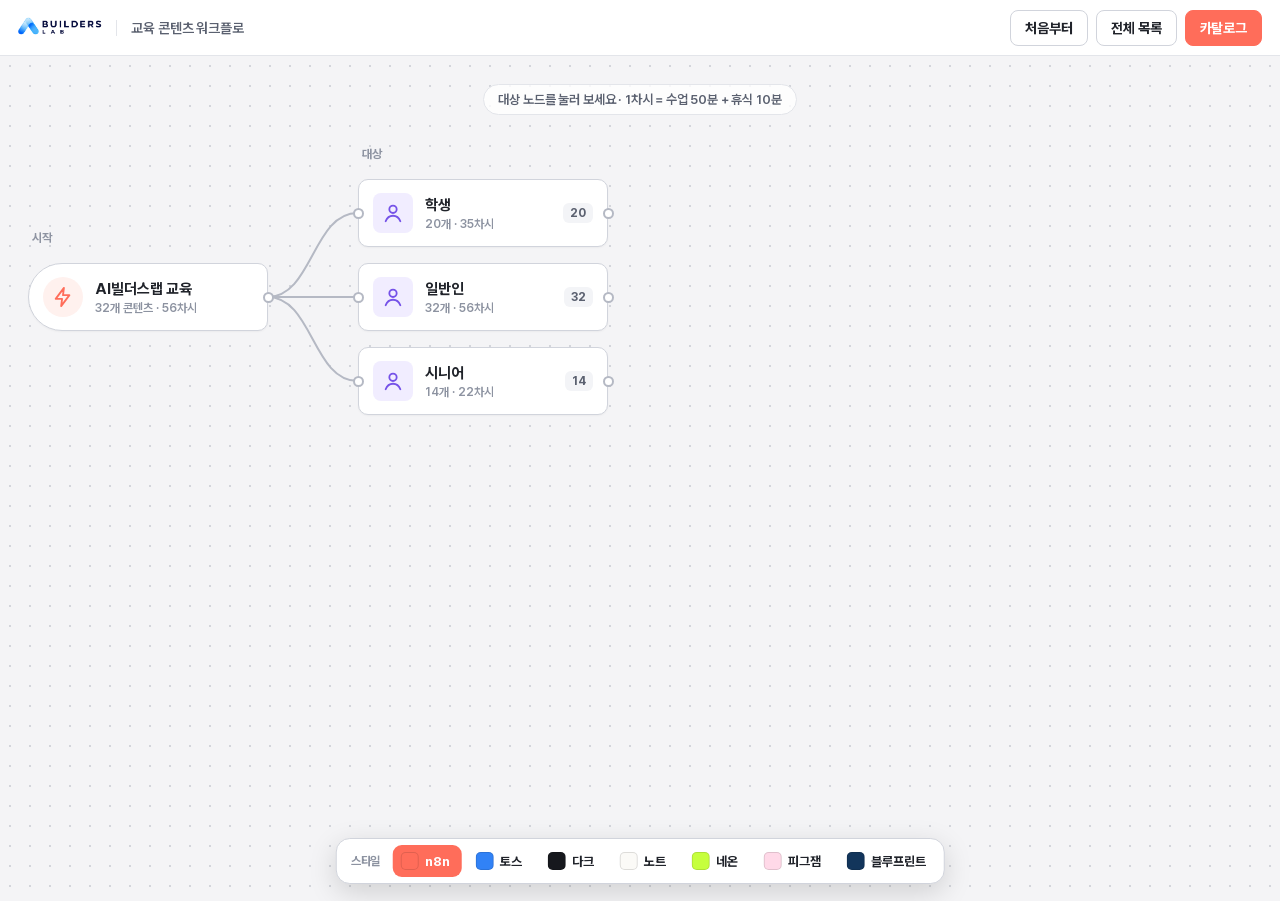
<file: index.html>
<!doctype html>
<html lang="ko">
<head>
  <meta charset="utf-8">
  <meta name="viewport" content="width=device-width,initial-scale=1">
  <title>AI빌더스랩 · 교육 콘텐츠 워크플로</title>
  <meta name="description" content="학생·일반인·시니어, 입문부터 고급까지. 노드를 눌러 AI빌더스랩 교육 콘텐츠를 찾아보세요.">
  <meta name="theme-color" content="#ffffff">
  <link rel="stylesheet" href="fonts/pretendard.css">
  <link rel="stylesheet" href="flow.css">
  <script>try{var t=new URLSearchParams(location.search).get("style")||localStorage.getItem("aibl-style");if(t)document.documentElement.dataset.pre=t}catch(e){}</script>
  <script src="data.js" defer></script>
  <script src="flow.js" defer></script>
</head>
<body data-theme="n8n">
  <header class="bar">
    <div class="bar-l"><img src="brand-wordmark.png" alt="AI빌더스랩" width="132" height="32"><span class="crumb" id="crumb">교육 콘텐츠 워크플로</span></div>
    <div class="bar-r"><button type="button" class="btn ghost" id="reset">처음부터</button><a class="btn ghost" href="list.html">전체 목록</a><a class="btn" href="catalog/">카탈로그</a></div>
  </header>
  <main class="canvas" id="canvas">
    <p class="hint" id="hint">노드를 눌러 다음 단계를 열어 보세요 · 1차시 = 수업 50분 + 휴식 10분</p>
    <div class="flow" id="flow">
      <svg class="edges" id="edges" aria-hidden="true"></svg>
      <section class="col" id="col-start" aria-label="시작"></section>
      <section class="col" id="col-aud" aria-label="대상"></section>
      <section class="col" id="col-level" aria-label="수준" hidden></section>
      <section class="col col-items" id="col-items" aria-label="콘텐츠" hidden></section>
    </div>
  </main>
  <aside class="panel" id="panel" aria-label="콘텐츠 상세" aria-hidden="true">
    <div class="panel-in" id="panel-in"></div>
  </aside>
  <div class="scrim" id="scrim" hidden></div>
  <nav class="dock" id="dock" aria-label="화면 스타일"><span class="dock-l">스타일</span></nav>
  <div id="live" class="sr" role="status" aria-live="polite"></div>
</body>
</html>
</file>
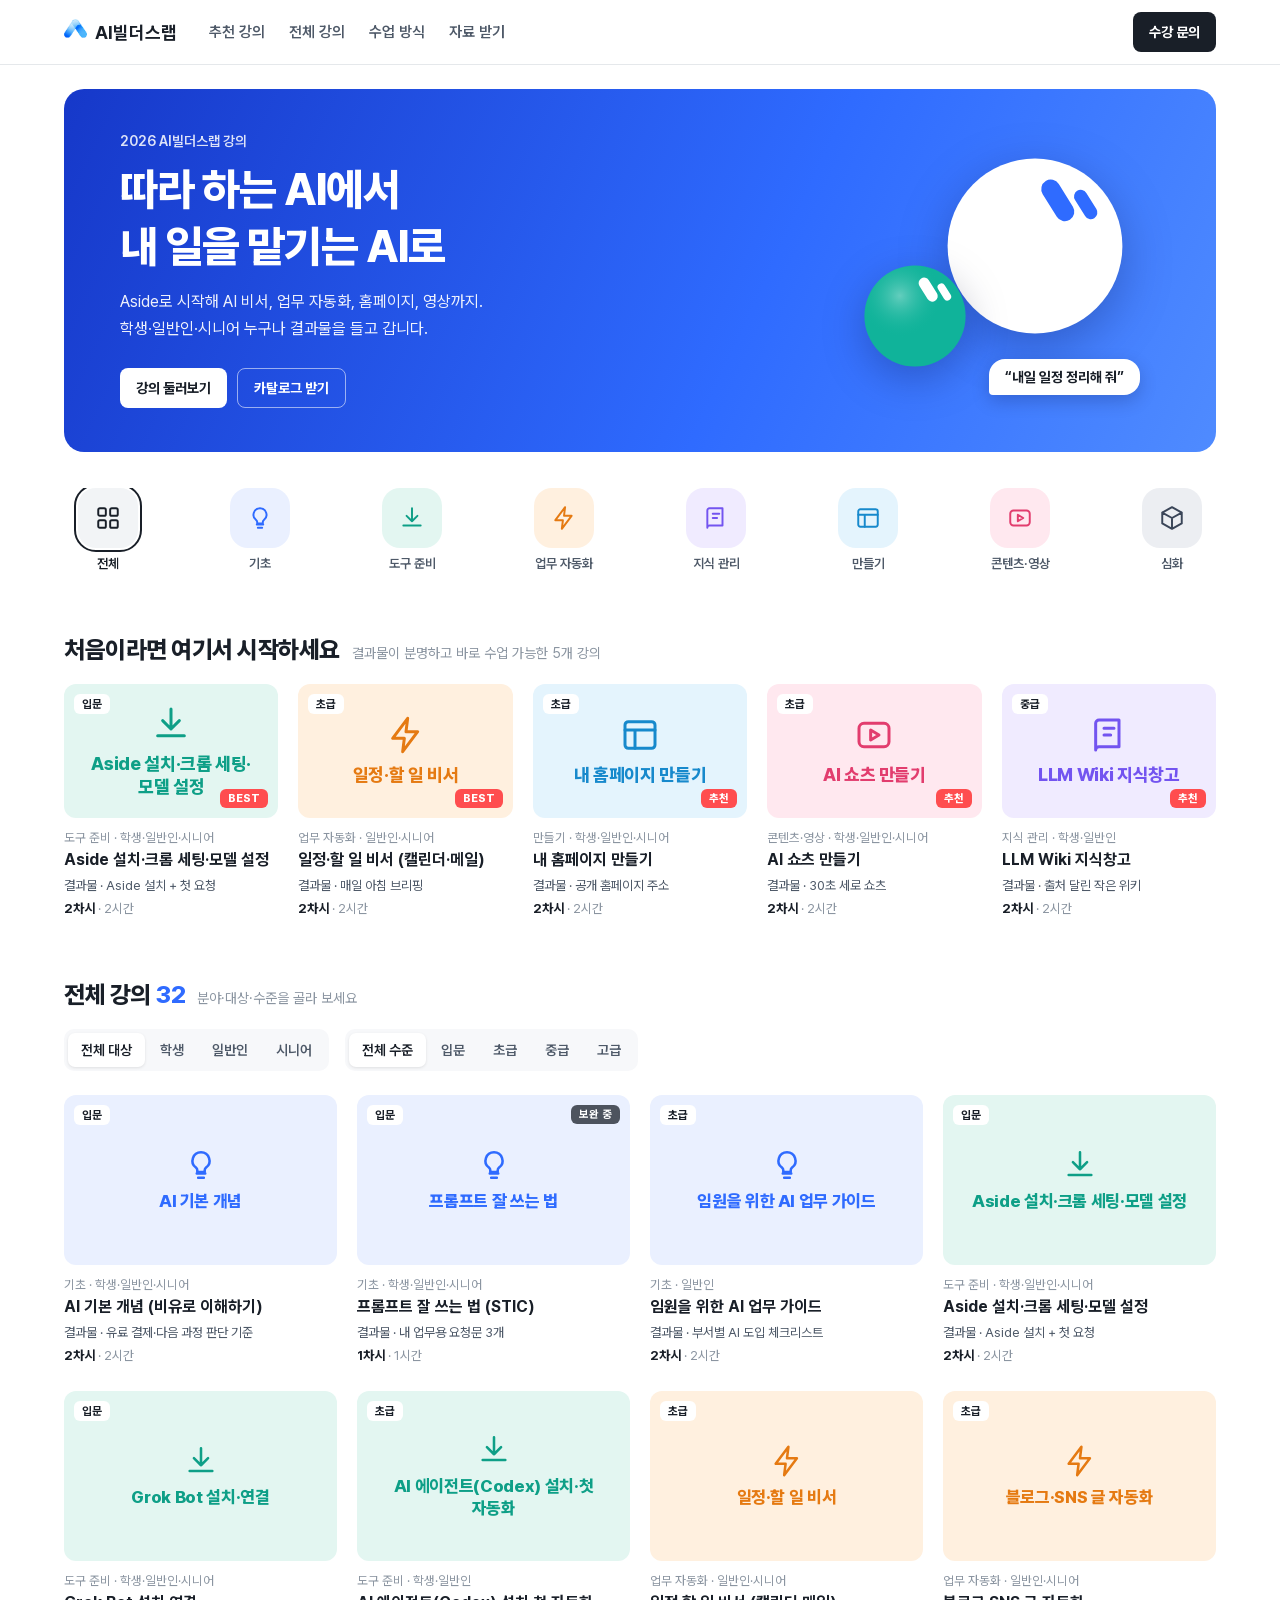
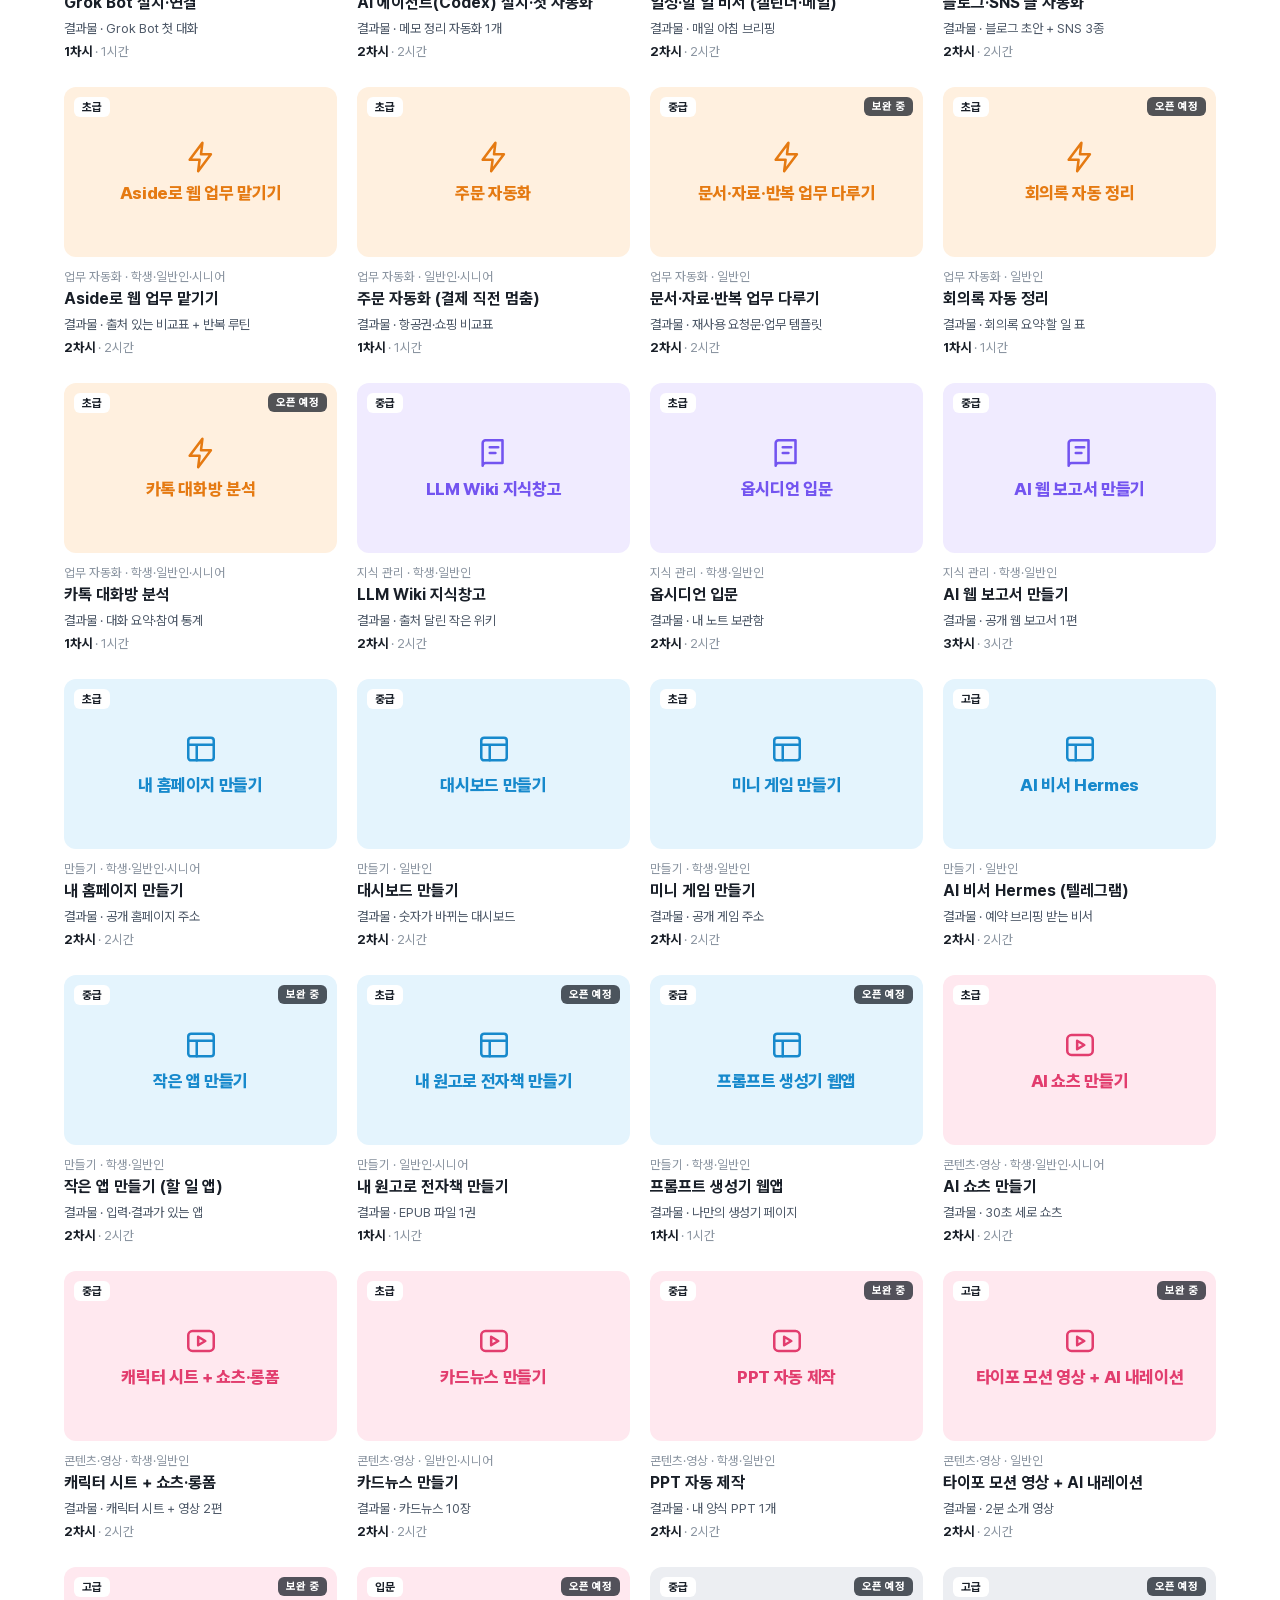
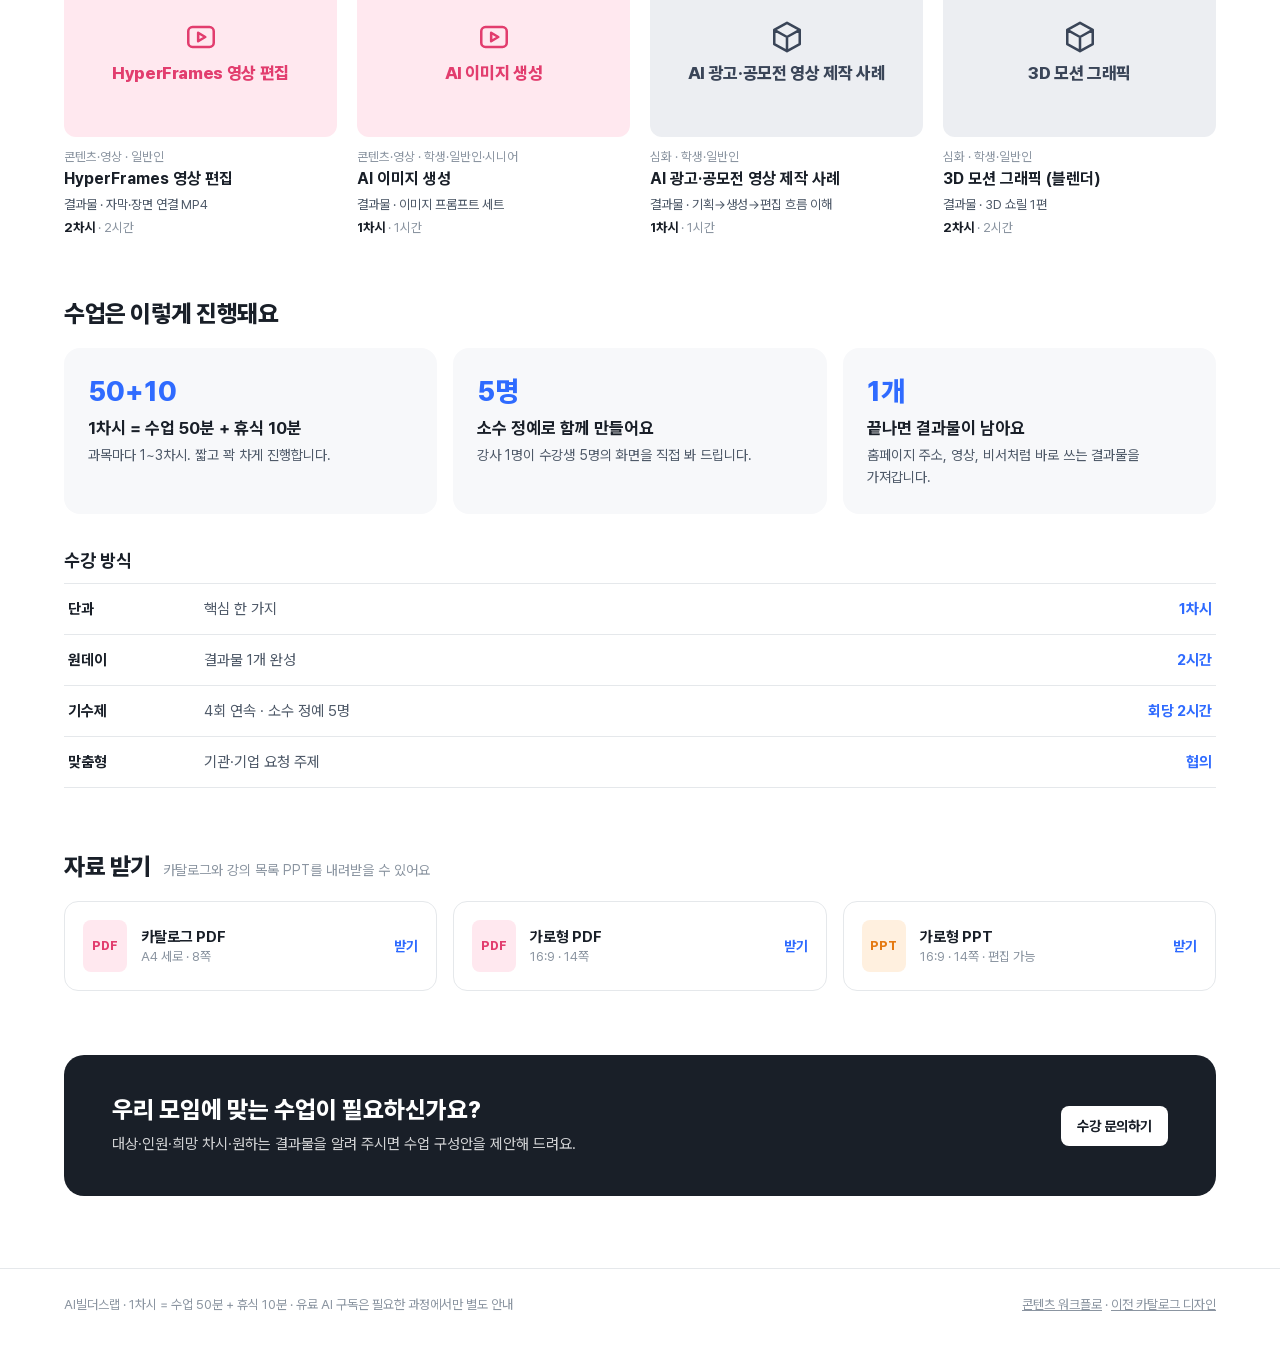
<file: catalog/index.html>
<!doctype html><html lang="ko"><head><meta charset="utf-8"><meta name="viewport" content="width=device-width,initial-scale=1">
<title>AI빌더스랩 · AI 강의 32</title>
<meta name="description" content="Aside, AI 비서, 업무 자동화, 홈페이지, 영상까지. 학생·일반인·시니어를 위한 AI빌더스랩 강의 32개.">
<meta property="og:title" content="AI빌더스랩 · AI 강의 32"><meta property="og:description" content="따라 하는 AI에서 내 일을 맡기는 AI로.">
<meta name="theme-color" content="#ffffff"><link rel="stylesheet" href="../fonts/pretendard.css"><style>
:root{--ink:#191F28;--sub:#4E5968;--mute:#8B95A1;--line:#E5E8EB;--bg2:#F7F8FA;--blue:#2F6BFF}
*{box-sizing:border-box;margin:0;padding:0}html{scroll-behavior:smooth;scroll-padding-top:72px}
body{font-family:"Pretendard Variable",Pretendard,-apple-system,sans-serif;color:var(--ink);background:#fff;word-break:keep-all;-webkit-font-smoothing:antialiased}
a{color:inherit;text-decoration:none}ul{list-style:none}button{font:inherit;cursor:pointer}main{overflow-x:clip}
.w{max-width:1200px;margin:0 auto;padding:0 24px}
.btn{display:inline-flex;align-items:center;justify-content:center;height:40px;padding:0 16px;border-radius:8px;background:var(--ink);color:#fff;font-weight:700;font-size:14px;white-space:nowrap}
.btn:hover{opacity:.9}.btn.wh{background:#fff;color:var(--ink)}.btn.ln{background:transparent;color:#fff;border:1px solid rgba(255,255,255,.55)}
:focus-visible{outline:3px solid #10B39A;outline-offset:2px}
.hd{position:sticky;top:0;z-index:20;background:rgba(255,255,255,.96);backdrop-filter:blur(8px);border-bottom:1px solid var(--line)}
.hd-in{height:64px;display:flex;align-items:center;gap:32px}.logo{display:flex;align-items:center;gap:8px;font-size:18px}.logo img{height:26px}
.nv{display:flex;gap:24px;font-size:15px;font-weight:600;color:var(--sub);margin-right:auto}.nv a:hover{color:var(--ink)}
.hero{margin-top:24px;border-radius:20px;background:linear-gradient(115deg,#1638C9 0%,#2F6BFF 60%,#4F8BFF 100%);color:#fff;display:grid;grid-template-columns:1.2fr .8fr;align-items:center;overflow:hidden;min-height:340px;padding:44px 56px}
.ey{font-size:14px;font-weight:600;opacity:.85}.hero h1{font-size:clamp(28px,4vw,44px);line-height:1.3;font-weight:800;letter-spacing:-.03em;margin:12px 0 14px}
.hx>p:not(.ey){font-size:16px;line-height:1.65;opacity:.92}.hb{display:flex;gap:10px;margin-top:26px;flex-wrap:wrap}
.ha{position:relative;height:260px}.ha svg{display:block}.b1{position:absolute;right:30px;top:10px;filter:drop-shadow(0 14px 24px rgba(0,0,40,.25))}.b1 svg{width:190px;height:190px}
.b2{position:absolute;right:190px;top:120px;filter:drop-shadow(0 12px 20px rgba(0,0,40,.25))}.b2 svg{width:110px;height:110px}
.bub{position:absolute;right:20px;bottom:6px;background:#fff;color:var(--ink);font-size:14px;font-weight:700;padding:10px 16px;border-radius:16px 16px 16px 4px;box-shadow:0 6px 18px rgba(0,0,40,.2)}
.cats{display:flex;justify-content:space-between;gap:8px;margin-top:36px;overflow-x:auto;scrollbar-width:none}.cats::-webkit-scrollbar{display:none}
.cat{flex:none;display:flex;flex-direction:column;align-items:center;gap:8px;border:0;background:none;font-size:13px;font-weight:600;color:var(--sub);width:88px}
.cat span{width:60px;height:60px;border-radius:18px;display:flex;align-items:center;justify-content:center;transition:transform .15s}
.cat:hover span{transform:translateY(-2px)}.cat.on{color:var(--ink)}.cat.on span{outline:2px solid var(--ink);outline-offset:2px}
.sec{margin-top:64px}.sh{display:flex;align-items:baseline;gap:12px;flex-wrap:wrap;margin-bottom:20px}
.sh h2{font-size:24px;font-weight:800;letter-spacing:-.02em}.sh h2 span{color:var(--blue)}.sh p{font-size:14px;color:var(--mute)}
.row{display:grid;grid-template-columns:repeat(5,1fr);gap:20px}
.grid{display:grid;grid-template-columns:repeat(4,1fr);gap:28px 20px}
.cc{display:block;min-width:0}.cc[hidden]{display:none}
.th{position:relative;aspect-ratio:16/10;border-radius:12px;display:flex;flex-direction:column;align-items:center;justify-content:center;gap:8px;overflow:hidden;transition:transform .2s}
.cc:hover .th{transform:scale(1.02)}.th em{font-style:normal;font-size:17px;font-weight:800;line-height:1.3;text-align:center;max-width:82%;letter-spacing:-.02em}.big .th em{font-size:18px}
.lv{position:absolute;left:10px;top:10px;background:#fff;font-size:11.5px;font-weight:700;padding:3px 8px;border-radius:6px}
.tg{position:absolute;right:10px;top:10px;background:rgba(25,31,40,.75);color:#fff;font-size:11px;font-weight:700;padding:3px 8px;border-radius:6px}
.bd{position:absolute;right:10px;bottom:10px;background:#FF4D4F;color:#fff;font-size:11px;font-weight:800;padding:3px 8px;border-radius:6px}
.ar{font-size:12.5px;color:var(--mute);margin-top:12px}.cc h3{font-size:16px;font-weight:700;line-height:1.4;margin-top:4px;display:-webkit-box;-webkit-line-clamp:2;-webkit-box-orient:vertical;overflow:hidden}
.rs{font-size:13px;color:var(--sub);margin-top:6px;white-space:nowrap;overflow:hidden;text-overflow:ellipsis}.mt{font-size:13px;color:var(--mute);margin-top:8px}.mt b{color:var(--ink)}
.fl{display:flex;flex-wrap:wrap;gap:10px 16px;margin-bottom:24px}.sgs{display:flex;background:var(--bg2);border-radius:10px;padding:4px;gap:2px;overflow-x:auto;scrollbar-width:none}
.sg{border:0;background:none;font-size:14px;font-weight:600;color:var(--sub);height:34px;padding:0 13px;border-radius:7px;white-space:nowrap}.sg.on{background:#fff;color:var(--ink);box-shadow:0 1px 3px rgba(0,0,0,.1)}
.empty{padding:48px 0;text-align:center;color:var(--mute)}
.sts{display:grid;grid-template-columns:repeat(3,1fr);gap:16px}.st{background:var(--bg2);border-radius:16px;padding:26px 24px}
.st b{font-size:28px;font-weight:800;color:var(--blue)}.st h3{font-size:17px;margin:10px 0 6px}.st p{font-size:14px;color:var(--sub);line-height:1.6}
.h3{font-size:18px;font-weight:700;margin:36px 0 12px}.md{border-top:1px solid var(--line)}
.md li{display:grid;grid-template-columns:120px 1fr auto;gap:16px;align-items:center;padding:16px 4px;border-bottom:1px solid var(--line);font-size:15px}
.md b{font-weight:700}.md span{color:var(--sub)}.md em{font-style:normal;font-weight:700;color:var(--blue)}
.dls{display:grid;grid-template-columns:repeat(3,1fr);gap:16px}
.dl{display:flex;align-items:center;gap:14px;border:1px solid var(--line);border-radius:14px;padding:18px}.dl:hover{border-color:var(--ink)}
.fi{flex:none;width:44px;height:52px;border-radius:8px;background:#FFE8EF;color:#E23D6E;font-size:12px;font-weight:800;display:flex;align-items:center;justify-content:center}
.dl:last-child .fi{background:#FFF0DF;color:#E57A12}.dl b{display:block;font-size:15px}.dl small{font-size:13px;color:var(--mute)}.dl i{margin-left:auto;font-style:normal;font-size:14px;font-weight:700;color:var(--blue)}
.cta{border-radius:20px;background:var(--ink);color:#fff;padding:40px 48px;display:flex;align-items:center;justify-content:space-between;gap:24px}
.cta h2{font-size:24px;font-weight:800}.cta p{font-size:15px;opacity:.8;margin-top:8px;line-height:1.6}
.ft{margin-top:72px;border-top:1px solid var(--line);padding:28px 0 40px;font-size:13px;color:var(--mute)}.ft-in{display:flex;justify-content:space-between;gap:12px;flex-wrap:wrap}.ft a{text-decoration:underline}
@media(max-width:1024px){.row{grid-template-columns:repeat(3,1fr)}.grid{grid-template-columns:repeat(3,1fr)}.nv{display:none}.hd-in{justify-content:space-between}}
@media(max-width:760px){.w{padding:0 16px}.hero{grid-template-columns:1fr;padding:32px 24px 0;min-height:0}.ha{height:200px}.b1{right:20px}.b1 svg{width:140px;height:140px}.b2{right:150px;top:80px}.b2 svg{width:84px;height:84px}.bub{right:auto;left:0;bottom:16px;font-size:13px}
.row{grid-template-columns:none;grid-auto-flow:column;grid-auto-columns:62%;overflow-x:auto;scroll-snap-type:x mandatory;scrollbar-width:none;margin-right:-16px;padding-right:16px}.row::-webkit-scrollbar{display:none}.row .cc{scroll-snap-align:start}
.grid{grid-template-columns:1fr 1fr;gap:24px 12px}.cc h3{font-size:15px}.sts,.dls{grid-template-columns:1fr}.cta{flex-direction:column;align-items:flex-start;padding:28px 24px}
.md li{grid-template-columns:72px 1fr;row-gap:2px}.md em{grid-column:2}.sec{margin-top:48px}.cats{justify-content:flex-start;margin-right:-16px}.cat{width:72px}.sh h2{font-size:21px}.sgs{max-width:100%}}
@media(max-width:760px){.th em{font-size:14px}.th svg{width:26px;height:26px}.big .th em{font-size:16px}}
@media(max-width:420px){.grid .th svg{display:none}}
@media(max-width:360px){.grid{gap:20px 10px}.rs{display:none}}
@media(prefers-reduced-motion:reduce){html{scroll-behavior:auto}*{transition:none!important}}
</style></head><body>
<header class="hd"><div class="w hd-in"><a class="logo" href="./"><img src="bl-symbol.png" alt=""><b>AI빌더스랩</b></a>
<nav class="nv"><a href="#best">추천 강의</a><a href="#all">전체 강의</a><a href="#how">수업 방식</a><a href="#files">자료 받기</a></nav>
<a class="btn" href="#apply">수강 문의</a></div></header>
<main>
<section class="w"><div class="hero"><div class="hx"><p class="ey">2026 AI빌더스랩 강의</p><h1>따라 하는 AI에서<br>내 일을 맡기는 AI로</h1>
<p>Aside로 시작해 AI 비서, 업무 자동화, 홈페이지, 영상까지.<br>학생·일반인·시니어 누구나 결과물을 들고 갑니다.</p>
<div class="hb"><a class="btn wh" href="#all">강의 둘러보기</a><a class="btn ln" href="#files">카탈로그 받기</a></div></div>
<div class="ha" aria-hidden="true"><div class="b1"><svg class="grok" width="200" height="200" viewBox="0 0 100 100"><circle cx="50" cy="50" r="46" fill="#FFFFFF"/><rect x="57" y="14" width="10" height="24" rx="5" fill="#2F6BFF" transform="rotate(-32 62 26)"/><rect x="73" y="20" width="7" height="17" rx="3.5" fill="#2F6BFF" transform="rotate(-32 76 28)"/></svg></div><div class="b2"><svg class="grok" width="120" height="120" viewBox="0 0 100 100"><defs><radialGradient id="g45080" cx="35%" cy="30%" r="75%"><stop offset="0" stop-color="#fff" stop-opacity=".35"/><stop offset=".55" stop-color="#10B39A" stop-opacity="0"/></radialGradient></defs><circle cx="50" cy="50" r="46" fill="#10B39A"/><circle cx="50" cy="50" r="46" fill="url(#g45080)"/><rect x="57" y="14" width="10" height="24" rx="5" fill="#fff" transform="rotate(-32 62 26)"/><rect x="73" y="20" width="7" height="17" rx="3.5" fill="#fff" transform="rotate(-32 76 28)"/></svg></div><span class="bub">“내일 일정 정리해 줘”</span></div></div></section>
<section class="w cats" aria-label="분야"><button type="button" class="cat on" data-f="area" data-v="all"><span style="background:#F2F4F6"><svg width="26" height="26" viewBox="0 0 24 24" fill="none" stroke="#191F28" stroke-width="1.8" stroke-linecap="round" stroke-linejoin="round" aria-hidden="true"><rect x="3" y="3" width="7" height="7" rx="1.5"/><rect x="14" y="3" width="7" height="7" rx="1.5"/><rect x="3" y="14" width="7" height="7" rx="1.5"/><rect x="14" y="14" width="7" height="7" rx="1.5"/></svg></span>전체</button><button type="button" class="cat" data-f="area" data-v="기초"><span style="background:#EAF0FF"><svg width="26" height="26" viewBox="0 0 24 24" fill="none" stroke="#2F6BFF" stroke-width="1.8" stroke-linecap="round" stroke-linejoin="round" aria-hidden="true"><path d="M9 18h6M10 21h4M12 3a6 6 0 0 0-3.6 10.8c.6.5 1 1.2 1 2V17h5.2v-1.2c0-.8.4-1.5 1-2A6 6 0 0 0 12 3z"/></svg></span>기초</button><button type="button" class="cat" data-f="area" data-v="도구 준비"><span style="background:#E3F6F1"><svg width="26" height="26" viewBox="0 0 24 24" fill="none" stroke="#0E9F87" stroke-width="1.8" stroke-linecap="round" stroke-linejoin="round" aria-hidden="true"><path d="M12 3v12M7 10l5 5 5-5M4 19h16"/></svg></span>도구 준비</button><button type="button" class="cat" data-f="area" data-v="업무 자동화"><span style="background:#FFF0DF"><svg width="26" height="26" viewBox="0 0 24 24" fill="none" stroke="#E57A12" stroke-width="1.8" stroke-linecap="round" stroke-linejoin="round" aria-hidden="true"><path d="M13 2 4 14h7l-1 8 9-12h-7l1-8z"/></svg></span>업무 자동화</button><button type="button" class="cat" data-f="area" data-v="지식 관리"><span style="background:#F0EBFF"><svg width="26" height="26" viewBox="0 0 24 24" fill="none" stroke="#7354F0" stroke-width="1.8" stroke-linecap="round" stroke-linejoin="round" aria-hidden="true"><path d="M4 5a2 2 0 0 1 2-2h12v16H6a2 2 0 0 0-2 2V5zM4 21a2 2 0 0 1 2-2h12M9 8h6M9 12h4"/></svg></span>지식 관리</button><button type="button" class="cat" data-f="area" data-v="만들기"><span style="background:#E4F4FD"><svg width="26" height="26" viewBox="0 0 24 24" fill="none" stroke="#1789CC" stroke-width="1.8" stroke-linecap="round" stroke-linejoin="round" aria-hidden="true"><rect x="3" y="4" width="18" height="16" rx="2"/><path d="M3 9h18M9 9v11"/></svg></span>만들기</button><button type="button" class="cat" data-f="area" data-v="콘텐츠·영상"><span style="background:#FFE8EF"><svg width="26" height="26" viewBox="0 0 24 24" fill="none" stroke="#E23D6E" stroke-width="1.8" stroke-linecap="round" stroke-linejoin="round" aria-hidden="true"><rect x="3" y="5" width="18" height="14" rx="3"/><path d="m10 9 5 3-5 3V9z"/></svg></span>콘텐츠·영상</button><button type="button" class="cat" data-f="area" data-v="심화"><span style="background:#ECEEF2"><svg width="26" height="26" viewBox="0 0 24 24" fill="none" stroke="#3A4558" stroke-width="1.8" stroke-linecap="round" stroke-linejoin="round" aria-hidden="true"><path d="m12 2 9 5v10l-9 5-9-5V7l9-5zM12 22V12M21 7l-9 5-9-5"/></svg></span>심화</button></section>
<section class="w sec" id="best"><div class="sh"><h2>처음이라면 여기서 시작하세요</h2><p>결과물이 분명하고 바로 수업 가능한 5개 강의</p></div><div class="row"><a class="cc big" href="#apply" data-area="도구 준비" data-aud="학생 일반인 시니어" data-level="입문"><div class="th" style="background:#E3F6F1"><span class="lv">입문</span><span class="bd">BEST</span><svg width="40" height="40" viewBox="0 0 24 24" fill="none" stroke="#0E9F87" stroke-width="1.8" stroke-linecap="round" stroke-linejoin="round" aria-hidden="true"><path d="M12 3v12M7 10l5 5 5-5M4 19h16"/></svg><em style="color:#0E9F87">Aside 설치·크롬 세팅·모델 설정</em></div><p class="ar">도구 준비 · 학생·일반인·시니어</p><h3>Aside 설치·크롬 세팅·모델 설정</h3><p class="rs">결과물 · Aside 설치 + 첫 요청</p><p class="mt"><b>2차시</b> · 2시간</p></a><a class="cc big" href="#apply" data-area="업무 자동화" data-aud="일반인 시니어" data-level="초급"><div class="th" style="background:#FFF0DF"><span class="lv">초급</span><span class="bd">BEST</span><svg width="40" height="40" viewBox="0 0 24 24" fill="none" stroke="#E57A12" stroke-width="1.8" stroke-linecap="round" stroke-linejoin="round" aria-hidden="true"><path d="M13 2 4 14h7l-1 8 9-12h-7l1-8z"/></svg><em style="color:#E57A12">일정·할 일 비서</em></div><p class="ar">업무 자동화 · 일반인·시니어</p><h3>일정·할 일 비서 (캘린더·메일)</h3><p class="rs">결과물 · 매일 아침 브리핑</p><p class="mt"><b>2차시</b> · 2시간</p></a><a class="cc big" href="#apply" data-area="만들기" data-aud="학생 일반인 시니어" data-level="초급"><div class="th" style="background:#E4F4FD"><span class="lv">초급</span><span class="bd">추천</span><svg width="40" height="40" viewBox="0 0 24 24" fill="none" stroke="#1789CC" stroke-width="1.8" stroke-linecap="round" stroke-linejoin="round" aria-hidden="true"><rect x="3" y="4" width="18" height="16" rx="2"/><path d="M3 9h18M9 9v11"/></svg><em style="color:#1789CC">내 홈페이지 만들기</em></div><p class="ar">만들기 · 학생·일반인·시니어</p><h3>내 홈페이지 만들기</h3><p class="rs">결과물 · 공개 홈페이지 주소</p><p class="mt"><b>2차시</b> · 2시간</p></a><a class="cc big" href="#apply" data-area="콘텐츠·영상" data-aud="학생 일반인 시니어" data-level="초급"><div class="th" style="background:#FFE8EF"><span class="lv">초급</span><span class="bd">추천</span><svg width="40" height="40" viewBox="0 0 24 24" fill="none" stroke="#E23D6E" stroke-width="1.8" stroke-linecap="round" stroke-linejoin="round" aria-hidden="true"><rect x="3" y="5" width="18" height="14" rx="3"/><path d="m10 9 5 3-5 3V9z"/></svg><em style="color:#E23D6E">AI 쇼츠 만들기</em></div><p class="ar">콘텐츠·영상 · 학생·일반인·시니어</p><h3>AI 쇼츠 만들기</h3><p class="rs">결과물 · 30초 세로 쇼츠</p><p class="mt"><b>2차시</b> · 2시간</p></a><a class="cc big" href="#apply" data-area="지식 관리" data-aud="학생 일반인" data-level="중급"><div class="th" style="background:#F0EBFF"><span class="lv">중급</span><span class="bd">추천</span><svg width="40" height="40" viewBox="0 0 24 24" fill="none" stroke="#7354F0" stroke-width="1.8" stroke-linecap="round" stroke-linejoin="round" aria-hidden="true"><path d="M4 5a2 2 0 0 1 2-2h12v16H6a2 2 0 0 0-2 2V5zM4 21a2 2 0 0 1 2-2h12M9 8h6M9 12h4"/></svg><em style="color:#7354F0">LLM Wiki 지식창고</em></div><p class="ar">지식 관리 · 학생·일반인</p><h3>LLM Wiki 지식창고</h3><p class="rs">결과물 · 출처 달린 작은 위키</p><p class="mt"><b>2차시</b> · 2시간</p></a></div></section>
<section class="w sec" id="all"><div class="sh"><h2>전체 강의 <span id="cnt">32</span></h2><p>분야·대상·수준을 골라 보세요</p></div>
<div class="fl"><div class="sgs" role="group" aria-label="대상"><button type="button" class="sg on" data-f="aud" data-v="all">전체 대상</button><button type="button" class="sg" data-f="aud" data-v="학생">학생</button><button type="button" class="sg" data-f="aud" data-v="일반인">일반인</button><button type="button" class="sg" data-f="aud" data-v="시니어">시니어</button></div>
<div class="sgs" role="group" aria-label="수준"><button type="button" class="sg on" data-f="level" data-v="all">전체 수준</button><button type="button" class="sg" data-f="level" data-v="입문">입문</button><button type="button" class="sg" data-f="level" data-v="초급">초급</button><button type="button" class="sg" data-f="level" data-v="중급">중급</button><button type="button" class="sg" data-f="level" data-v="고급">고급</button></div></div>
<div class="grid" id="grid"><a class="cc" href="#apply" data-area="기초" data-aud="학생 일반인 시니어" data-level="입문"><div class="th" style="background:#EAF0FF"><span class="lv">입문</span><svg width="34" height="34" viewBox="0 0 24 24" fill="none" stroke="#2F6BFF" stroke-width="1.8" stroke-linecap="round" stroke-linejoin="round" aria-hidden="true"><path d="M9 18h6M10 21h4M12 3a6 6 0 0 0-3.6 10.8c.6.5 1 1.2 1 2V17h5.2v-1.2c0-.8.4-1.5 1-2A6 6 0 0 0 12 3z"/></svg><em style="color:#2F6BFF">AI 기본 개념</em></div><p class="ar">기초 · 학생·일반인·시니어</p><h3>AI 기본 개념 (비유로 이해하기)</h3><p class="rs">결과물 · 유료 결제·다음 과정 판단 기준</p><p class="mt"><b>2차시</b> · 2시간</p></a><a class="cc" href="#apply" data-area="기초" data-aud="학생 일반인 시니어" data-level="입문"><div class="th" style="background:#EAF0FF"><span class="lv">입문</span><span class="tg">보완 중</span><svg width="34" height="34" viewBox="0 0 24 24" fill="none" stroke="#2F6BFF" stroke-width="1.8" stroke-linecap="round" stroke-linejoin="round" aria-hidden="true"><path d="M9 18h6M10 21h4M12 3a6 6 0 0 0-3.6 10.8c.6.5 1 1.2 1 2V17h5.2v-1.2c0-.8.4-1.5 1-2A6 6 0 0 0 12 3z"/></svg><em style="color:#2F6BFF">프롬프트 잘 쓰는 법</em></div><p class="ar">기초 · 학생·일반인·시니어</p><h3>프롬프트 잘 쓰는 법 (STIC)</h3><p class="rs">결과물 · 내 업무용 요청문 3개</p><p class="mt"><b>1차시</b> · 1시간</p></a><a class="cc" href="#apply" data-area="기초" data-aud="일반인" data-level="초급"><div class="th" style="background:#EAF0FF"><span class="lv">초급</span><svg width="34" height="34" viewBox="0 0 24 24" fill="none" stroke="#2F6BFF" stroke-width="1.8" stroke-linecap="round" stroke-linejoin="round" aria-hidden="true"><path d="M9 18h6M10 21h4M12 3a6 6 0 0 0-3.6 10.8c.6.5 1 1.2 1 2V17h5.2v-1.2c0-.8.4-1.5 1-2A6 6 0 0 0 12 3z"/></svg><em style="color:#2F6BFF">임원을 위한 AI 업무 가이드</em></div><p class="ar">기초 · 일반인</p><h3>임원을 위한 AI 업무 가이드</h3><p class="rs">결과물 · 부서별 AI 도입 체크리스트</p><p class="mt"><b>2차시</b> · 2시간</p></a><a class="cc" href="#apply" data-area="도구 준비" data-aud="학생 일반인 시니어" data-level="입문"><div class="th" style="background:#E3F6F1"><span class="lv">입문</span><svg width="34" height="34" viewBox="0 0 24 24" fill="none" stroke="#0E9F87" stroke-width="1.8" stroke-linecap="round" stroke-linejoin="round" aria-hidden="true"><path d="M12 3v12M7 10l5 5 5-5M4 19h16"/></svg><em style="color:#0E9F87">Aside 설치·크롬 세팅·모델 설정</em></div><p class="ar">도구 준비 · 학생·일반인·시니어</p><h3>Aside 설치·크롬 세팅·모델 설정</h3><p class="rs">결과물 · Aside 설치 + 첫 요청</p><p class="mt"><b>2차시</b> · 2시간</p></a><a class="cc" href="#apply" data-area="도구 준비" data-aud="학생 일반인 시니어" data-level="입문"><div class="th" style="background:#E3F6F1"><span class="lv">입문</span><svg width="34" height="34" viewBox="0 0 24 24" fill="none" stroke="#0E9F87" stroke-width="1.8" stroke-linecap="round" stroke-linejoin="round" aria-hidden="true"><path d="M12 3v12M7 10l5 5 5-5M4 19h16"/></svg><em style="color:#0E9F87">Grok Bot 설치·연결</em></div><p class="ar">도구 준비 · 학생·일반인·시니어</p><h3>Grok Bot 설치·연결</h3><p class="rs">결과물 · Grok Bot 첫 대화</p><p class="mt"><b>1차시</b> · 1시간</p></a><a class="cc" href="#apply" data-area="도구 준비" data-aud="학생 일반인" data-level="초급"><div class="th" style="background:#E3F6F1"><span class="lv">초급</span><svg width="34" height="34" viewBox="0 0 24 24" fill="none" stroke="#0E9F87" stroke-width="1.8" stroke-linecap="round" stroke-linejoin="round" aria-hidden="true"><path d="M12 3v12M7 10l5 5 5-5M4 19h16"/></svg><em style="color:#0E9F87">AI 에이전트(Codex) 설치·첫 자동화</em></div><p class="ar">도구 준비 · 학생·일반인</p><h3>AI 에이전트(Codex) 설치·첫 자동화</h3><p class="rs">결과물 · 메모 정리 자동화 1개</p><p class="mt"><b>2차시</b> · 2시간</p></a><a class="cc" href="#apply" data-area="업무 자동화" data-aud="일반인 시니어" data-level="초급"><div class="th" style="background:#FFF0DF"><span class="lv">초급</span><svg width="34" height="34" viewBox="0 0 24 24" fill="none" stroke="#E57A12" stroke-width="1.8" stroke-linecap="round" stroke-linejoin="round" aria-hidden="true"><path d="M13 2 4 14h7l-1 8 9-12h-7l1-8z"/></svg><em style="color:#E57A12">일정·할 일 비서</em></div><p class="ar">업무 자동화 · 일반인·시니어</p><h3>일정·할 일 비서 (캘린더·메일)</h3><p class="rs">결과물 · 매일 아침 브리핑</p><p class="mt"><b>2차시</b> · 2시간</p></a><a class="cc" href="#apply" data-area="업무 자동화" data-aud="일반인 시니어" data-level="초급"><div class="th" style="background:#FFF0DF"><span class="lv">초급</span><svg width="34" height="34" viewBox="0 0 24 24" fill="none" stroke="#E57A12" stroke-width="1.8" stroke-linecap="round" stroke-linejoin="round" aria-hidden="true"><path d="M13 2 4 14h7l-1 8 9-12h-7l1-8z"/></svg><em style="color:#E57A12">블로그·SNS 글 자동화</em></div><p class="ar">업무 자동화 · 일반인·시니어</p><h3>블로그·SNS 글 자동화</h3><p class="rs">결과물 · 블로그 초안 + SNS 3종</p><p class="mt"><b>2차시</b> · 2시간</p></a><a class="cc" href="#apply" data-area="업무 자동화" data-aud="학생 일반인 시니어" data-level="초급"><div class="th" style="background:#FFF0DF"><span class="lv">초급</span><svg width="34" height="34" viewBox="0 0 24 24" fill="none" stroke="#E57A12" stroke-width="1.8" stroke-linecap="round" stroke-linejoin="round" aria-hidden="true"><path d="M13 2 4 14h7l-1 8 9-12h-7l1-8z"/></svg><em style="color:#E57A12">Aside로 웹 업무 맡기기</em></div><p class="ar">업무 자동화 · 학생·일반인·시니어</p><h3>Aside로 웹 업무 맡기기</h3><p class="rs">결과물 · 출처 있는 비교표 + 반복 루틴</p><p class="mt"><b>2차시</b> · 2시간</p></a><a class="cc" href="#apply" data-area="업무 자동화" data-aud="일반인 시니어" data-level="초급"><div class="th" style="background:#FFF0DF"><span class="lv">초급</span><svg width="34" height="34" viewBox="0 0 24 24" fill="none" stroke="#E57A12" stroke-width="1.8" stroke-linecap="round" stroke-linejoin="round" aria-hidden="true"><path d="M13 2 4 14h7l-1 8 9-12h-7l1-8z"/></svg><em style="color:#E57A12">주문 자동화</em></div><p class="ar">업무 자동화 · 일반인·시니어</p><h3>주문 자동화 (결제 직전 멈춤)</h3><p class="rs">결과물 · 항공권·쇼핑 비교표</p><p class="mt"><b>1차시</b> · 1시간</p></a><a class="cc" href="#apply" data-area="업무 자동화" data-aud="일반인" data-level="중급"><div class="th" style="background:#FFF0DF"><span class="lv">중급</span><span class="tg">보완 중</span><svg width="34" height="34" viewBox="0 0 24 24" fill="none" stroke="#E57A12" stroke-width="1.8" stroke-linecap="round" stroke-linejoin="round" aria-hidden="true"><path d="M13 2 4 14h7l-1 8 9-12h-7l1-8z"/></svg><em style="color:#E57A12">문서·자료·반복 업무 다루기</em></div><p class="ar">업무 자동화 · 일반인</p><h3>문서·자료·반복 업무 다루기</h3><p class="rs">결과물 · 재사용 요청문·업무 템플릿</p><p class="mt"><b>2차시</b> · 2시간</p></a><a class="cc" href="#apply" data-area="업무 자동화" data-aud="일반인" data-level="초급"><div class="th" style="background:#FFF0DF"><span class="lv">초급</span><span class="tg">오픈 예정</span><svg width="34" height="34" viewBox="0 0 24 24" fill="none" stroke="#E57A12" stroke-width="1.8" stroke-linecap="round" stroke-linejoin="round" aria-hidden="true"><path d="M13 2 4 14h7l-1 8 9-12h-7l1-8z"/></svg><em style="color:#E57A12">회의록 자동 정리</em></div><p class="ar">업무 자동화 · 일반인</p><h3>회의록 자동 정리</h3><p class="rs">결과물 · 회의록 요약·할 일 표</p><p class="mt"><b>1차시</b> · 1시간</p></a><a class="cc" href="#apply" data-area="업무 자동화" data-aud="학생 일반인 시니어" data-level="초급"><div class="th" style="background:#FFF0DF"><span class="lv">초급</span><span class="tg">오픈 예정</span><svg width="34" height="34" viewBox="0 0 24 24" fill="none" stroke="#E57A12" stroke-width="1.8" stroke-linecap="round" stroke-linejoin="round" aria-hidden="true"><path d="M13 2 4 14h7l-1 8 9-12h-7l1-8z"/></svg><em style="color:#E57A12">카톡 대화방 분석</em></div><p class="ar">업무 자동화 · 학생·일반인·시니어</p><h3>카톡 대화방 분석</h3><p class="rs">결과물 · 대화 요약·참여 통계</p><p class="mt"><b>1차시</b> · 1시간</p></a><a class="cc" href="#apply" data-area="지식 관리" data-aud="학생 일반인" data-level="중급"><div class="th" style="background:#F0EBFF"><span class="lv">중급</span><svg width="34" height="34" viewBox="0 0 24 24" fill="none" stroke="#7354F0" stroke-width="1.8" stroke-linecap="round" stroke-linejoin="round" aria-hidden="true"><path d="M4 5a2 2 0 0 1 2-2h12v16H6a2 2 0 0 0-2 2V5zM4 21a2 2 0 0 1 2-2h12M9 8h6M9 12h4"/></svg><em style="color:#7354F0">LLM Wiki 지식창고</em></div><p class="ar">지식 관리 · 학생·일반인</p><h3>LLM Wiki 지식창고</h3><p class="rs">결과물 · 출처 달린 작은 위키</p><p class="mt"><b>2차시</b> · 2시간</p></a><a class="cc" href="#apply" data-area="지식 관리" data-aud="학생 일반인" data-level="초급"><div class="th" style="background:#F0EBFF"><span class="lv">초급</span><svg width="34" height="34" viewBox="0 0 24 24" fill="none" stroke="#7354F0" stroke-width="1.8" stroke-linecap="round" stroke-linejoin="round" aria-hidden="true"><path d="M4 5a2 2 0 0 1 2-2h12v16H6a2 2 0 0 0-2 2V5zM4 21a2 2 0 0 1 2-2h12M9 8h6M9 12h4"/></svg><em style="color:#7354F0">옵시디언 입문</em></div><p class="ar">지식 관리 · 학생·일반인</p><h3>옵시디언 입문</h3><p class="rs">결과물 · 내 노트 보관함</p><p class="mt"><b>2차시</b> · 2시간</p></a><a class="cc" href="#apply" data-area="지식 관리" data-aud="학생 일반인" data-level="중급"><div class="th" style="background:#F0EBFF"><span class="lv">중급</span><svg width="34" height="34" viewBox="0 0 24 24" fill="none" stroke="#7354F0" stroke-width="1.8" stroke-linecap="round" stroke-linejoin="round" aria-hidden="true"><path d="M4 5a2 2 0 0 1 2-2h12v16H6a2 2 0 0 0-2 2V5zM4 21a2 2 0 0 1 2-2h12M9 8h6M9 12h4"/></svg><em style="color:#7354F0">AI 웹 보고서 만들기</em></div><p class="ar">지식 관리 · 학생·일반인</p><h3>AI 웹 보고서 만들기</h3><p class="rs">결과물 · 공개 웹 보고서 1편</p><p class="mt"><b>3차시</b> · 3시간</p></a><a class="cc" href="#apply" data-area="만들기" data-aud="학생 일반인 시니어" data-level="초급"><div class="th" style="background:#E4F4FD"><span class="lv">초급</span><svg width="34" height="34" viewBox="0 0 24 24" fill="none" stroke="#1789CC" stroke-width="1.8" stroke-linecap="round" stroke-linejoin="round" aria-hidden="true"><rect x="3" y="4" width="18" height="16" rx="2"/><path d="M3 9h18M9 9v11"/></svg><em style="color:#1789CC">내 홈페이지 만들기</em></div><p class="ar">만들기 · 학생·일반인·시니어</p><h3>내 홈페이지 만들기</h3><p class="rs">결과물 · 공개 홈페이지 주소</p><p class="mt"><b>2차시</b> · 2시간</p></a><a class="cc" href="#apply" data-area="만들기" data-aud="일반인" data-level="중급"><div class="th" style="background:#E4F4FD"><span class="lv">중급</span><svg width="34" height="34" viewBox="0 0 24 24" fill="none" stroke="#1789CC" stroke-width="1.8" stroke-linecap="round" stroke-linejoin="round" aria-hidden="true"><rect x="3" y="4" width="18" height="16" rx="2"/><path d="M3 9h18M9 9v11"/></svg><em style="color:#1789CC">대시보드 만들기</em></div><p class="ar">만들기 · 일반인</p><h3>대시보드 만들기</h3><p class="rs">결과물 · 숫자가 바뀌는 대시보드</p><p class="mt"><b>2차시</b> · 2시간</p></a><a class="cc" href="#apply" data-area="만들기" data-aud="학생 일반인" data-level="초급"><div class="th" style="background:#E4F4FD"><span class="lv">초급</span><svg width="34" height="34" viewBox="0 0 24 24" fill="none" stroke="#1789CC" stroke-width="1.8" stroke-linecap="round" stroke-linejoin="round" aria-hidden="true"><rect x="3" y="4" width="18" height="16" rx="2"/><path d="M3 9h18M9 9v11"/></svg><em style="color:#1789CC">미니 게임 만들기</em></div><p class="ar">만들기 · 학생·일반인</p><h3>미니 게임 만들기</h3><p class="rs">결과물 · 공개 게임 주소</p><p class="mt"><b>2차시</b> · 2시간</p></a><a class="cc" href="#apply" data-area="만들기" data-aud="일반인" data-level="고급"><div class="th" style="background:#E4F4FD"><span class="lv">고급</span><svg width="34" height="34" viewBox="0 0 24 24" fill="none" stroke="#1789CC" stroke-width="1.8" stroke-linecap="round" stroke-linejoin="round" aria-hidden="true"><rect x="3" y="4" width="18" height="16" rx="2"/><path d="M3 9h18M9 9v11"/></svg><em style="color:#1789CC">AI 비서 Hermes</em></div><p class="ar">만들기 · 일반인</p><h3>AI 비서 Hermes (텔레그램)</h3><p class="rs">결과물 · 예약 브리핑 받는 비서</p><p class="mt"><b>2차시</b> · 2시간</p></a><a class="cc" href="#apply" data-area="만들기" data-aud="학생 일반인" data-level="중급"><div class="th" style="background:#E4F4FD"><span class="lv">중급</span><span class="tg">보완 중</span><svg width="34" height="34" viewBox="0 0 24 24" fill="none" stroke="#1789CC" stroke-width="1.8" stroke-linecap="round" stroke-linejoin="round" aria-hidden="true"><rect x="3" y="4" width="18" height="16" rx="2"/><path d="M3 9h18M9 9v11"/></svg><em style="color:#1789CC">작은 앱 만들기</em></div><p class="ar">만들기 · 학생·일반인</p><h3>작은 앱 만들기 (할 일 앱)</h3><p class="rs">결과물 · 입력·결과가 있는 앱</p><p class="mt"><b>2차시</b> · 2시간</p></a><a class="cc" href="#apply" data-area="만들기" data-aud="일반인 시니어" data-level="초급"><div class="th" style="background:#E4F4FD"><span class="lv">초급</span><span class="tg">오픈 예정</span><svg width="34" height="34" viewBox="0 0 24 24" fill="none" stroke="#1789CC" stroke-width="1.8" stroke-linecap="round" stroke-linejoin="round" aria-hidden="true"><rect x="3" y="4" width="18" height="16" rx="2"/><path d="M3 9h18M9 9v11"/></svg><em style="color:#1789CC">내 원고로 전자책 만들기</em></div><p class="ar">만들기 · 일반인·시니어</p><h3>내 원고로 전자책 만들기</h3><p class="rs">결과물 · EPUB 파일 1권</p><p class="mt"><b>1차시</b> · 1시간</p></a><a class="cc" href="#apply" data-area="만들기" data-aud="학생 일반인" data-level="중급"><div class="th" style="background:#E4F4FD"><span class="lv">중급</span><span class="tg">오픈 예정</span><svg width="34" height="34" viewBox="0 0 24 24" fill="none" stroke="#1789CC" stroke-width="1.8" stroke-linecap="round" stroke-linejoin="round" aria-hidden="true"><rect x="3" y="4" width="18" height="16" rx="2"/><path d="M3 9h18M9 9v11"/></svg><em style="color:#1789CC">프롬프트 생성기 웹앱</em></div><p class="ar">만들기 · 학생·일반인</p><h3>프롬프트 생성기 웹앱</h3><p class="rs">결과물 · 나만의 생성기 페이지</p><p class="mt"><b>1차시</b> · 1시간</p></a><a class="cc" href="#apply" data-area="콘텐츠·영상" data-aud="학생 일반인 시니어" data-level="초급"><div class="th" style="background:#FFE8EF"><span class="lv">초급</span><svg width="34" height="34" viewBox="0 0 24 24" fill="none" stroke="#E23D6E" stroke-width="1.8" stroke-linecap="round" stroke-linejoin="round" aria-hidden="true"><rect x="3" y="5" width="18" height="14" rx="3"/><path d="m10 9 5 3-5 3V9z"/></svg><em style="color:#E23D6E">AI 쇼츠 만들기</em></div><p class="ar">콘텐츠·영상 · 학생·일반인·시니어</p><h3>AI 쇼츠 만들기</h3><p class="rs">결과물 · 30초 세로 쇼츠</p><p class="mt"><b>2차시</b> · 2시간</p></a><a class="cc" href="#apply" data-area="콘텐츠·영상" data-aud="학생 일반인" data-level="중급"><div class="th" style="background:#FFE8EF"><span class="lv">중급</span><svg width="34" height="34" viewBox="0 0 24 24" fill="none" stroke="#E23D6E" stroke-width="1.8" stroke-linecap="round" stroke-linejoin="round" aria-hidden="true"><rect x="3" y="5" width="18" height="14" rx="3"/><path d="m10 9 5 3-5 3V9z"/></svg><em style="color:#E23D6E">캐릭터 시트 + 쇼츠·롱폼</em></div><p class="ar">콘텐츠·영상 · 학생·일반인</p><h3>캐릭터 시트 + 쇼츠·롱폼</h3><p class="rs">결과물 · 캐릭터 시트 + 영상 2편</p><p class="mt"><b>2차시</b> · 2시간</p></a><a class="cc" href="#apply" data-area="콘텐츠·영상" data-aud="일반인 시니어" data-level="초급"><div class="th" style="background:#FFE8EF"><span class="lv">초급</span><svg width="34" height="34" viewBox="0 0 24 24" fill="none" stroke="#E23D6E" stroke-width="1.8" stroke-linecap="round" stroke-linejoin="round" aria-hidden="true"><rect x="3" y="5" width="18" height="14" rx="3"/><path d="m10 9 5 3-5 3V9z"/></svg><em style="color:#E23D6E">카드뉴스 만들기</em></div><p class="ar">콘텐츠·영상 · 일반인·시니어</p><h3>카드뉴스 만들기</h3><p class="rs">결과물 · 카드뉴스 10장</p><p class="mt"><b>2차시</b> · 2시간</p></a><a class="cc" href="#apply" data-area="콘텐츠·영상" data-aud="학생 일반인" data-level="중급"><div class="th" style="background:#FFE8EF"><span class="lv">중급</span><span class="tg">보완 중</span><svg width="34" height="34" viewBox="0 0 24 24" fill="none" stroke="#E23D6E" stroke-width="1.8" stroke-linecap="round" stroke-linejoin="round" aria-hidden="true"><rect x="3" y="5" width="18" height="14" rx="3"/><path d="m10 9 5 3-5 3V9z"/></svg><em style="color:#E23D6E">PPT 자동 제작</em></div><p class="ar">콘텐츠·영상 · 학생·일반인</p><h3>PPT 자동 제작</h3><p class="rs">결과물 · 내 양식 PPT 1개</p><p class="mt"><b>2차시</b> · 2시간</p></a><a class="cc" href="#apply" data-area="콘텐츠·영상" data-aud="일반인" data-level="고급"><div class="th" style="background:#FFE8EF"><span class="lv">고급</span><span class="tg">보완 중</span><svg width="34" height="34" viewBox="0 0 24 24" fill="none" stroke="#E23D6E" stroke-width="1.8" stroke-linecap="round" stroke-linejoin="round" aria-hidden="true"><rect x="3" y="5" width="18" height="14" rx="3"/><path d="m10 9 5 3-5 3V9z"/></svg><em style="color:#E23D6E">타이포 모션 영상 + AI 내레이션</em></div><p class="ar">콘텐츠·영상 · 일반인</p><h3>타이포 모션 영상 + AI 내레이션</h3><p class="rs">결과물 · 2분 소개 영상</p><p class="mt"><b>2차시</b> · 2시간</p></a><a class="cc" href="#apply" data-area="콘텐츠·영상" data-aud="일반인" data-level="고급"><div class="th" style="background:#FFE8EF"><span class="lv">고급</span><span class="tg">보완 중</span><svg width="34" height="34" viewBox="0 0 24 24" fill="none" stroke="#E23D6E" stroke-width="1.8" stroke-linecap="round" stroke-linejoin="round" aria-hidden="true"><rect x="3" y="5" width="18" height="14" rx="3"/><path d="m10 9 5 3-5 3V9z"/></svg><em style="color:#E23D6E">HyperFrames 영상 편집</em></div><p class="ar">콘텐츠·영상 · 일반인</p><h3>HyperFrames 영상 편집</h3><p class="rs">결과물 · 자막·장면 연결 MP4</p><p class="mt"><b>2차시</b> · 2시간</p></a><a class="cc" href="#apply" data-area="콘텐츠·영상" data-aud="학생 일반인 시니어" data-level="입문"><div class="th" style="background:#FFE8EF"><span class="lv">입문</span><span class="tg">오픈 예정</span><svg width="34" height="34" viewBox="0 0 24 24" fill="none" stroke="#E23D6E" stroke-width="1.8" stroke-linecap="round" stroke-linejoin="round" aria-hidden="true"><rect x="3" y="5" width="18" height="14" rx="3"/><path d="m10 9 5 3-5 3V9z"/></svg><em style="color:#E23D6E">AI 이미지 생성</em></div><p class="ar">콘텐츠·영상 · 학생·일반인·시니어</p><h3>AI 이미지 생성</h3><p class="rs">결과물 · 이미지 프롬프트 세트</p><p class="mt"><b>1차시</b> · 1시간</p></a><a class="cc" href="#apply" data-area="심화" data-aud="학생 일반인" data-level="중급"><div class="th" style="background:#ECEEF2"><span class="lv">중급</span><span class="tg">오픈 예정</span><svg width="34" height="34" viewBox="0 0 24 24" fill="none" stroke="#3A4558" stroke-width="1.8" stroke-linecap="round" stroke-linejoin="round" aria-hidden="true"><path d="m12 2 9 5v10l-9 5-9-5V7l9-5zM12 22V12M21 7l-9 5-9-5"/></svg><em style="color:#3A4558">AI 광고·공모전 영상 제작 사례</em></div><p class="ar">심화 · 학생·일반인</p><h3>AI 광고·공모전 영상 제작 사례</h3><p class="rs">결과물 · 기획→생성→편집 흐름 이해</p><p class="mt"><b>1차시</b> · 1시간</p></a><a class="cc" href="#apply" data-area="심화" data-aud="학생 일반인" data-level="고급"><div class="th" style="background:#ECEEF2"><span class="lv">고급</span><span class="tg">오픈 예정</span><svg width="34" height="34" viewBox="0 0 24 24" fill="none" stroke="#3A4558" stroke-width="1.8" stroke-linecap="round" stroke-linejoin="round" aria-hidden="true"><path d="m12 2 9 5v10l-9 5-9-5V7l9-5zM12 22V12M21 7l-9 5-9-5"/></svg><em style="color:#3A4558">3D 모션 그래픽</em></div><p class="ar">심화 · 학생·일반인</p><h3>3D 모션 그래픽 (블렌더)</h3><p class="rs">결과물 · 3D 쇼릴 1편</p><p class="mt"><b>2차시</b> · 2시간</p></a></div><p class="empty" id="empty" hidden>조건에 맞는 강의가 없어요. 필터를 바꿔 보세요.</p></section>
<section class="w sec" id="how"><div class="sh"><h2>수업은 이렇게 진행돼요</h2></div><div class="sts"><div class="st"><b>50+10</b><h3>1차시 = 수업 50분 + 휴식 10분</h3><p>과목마다 1~3차시. 짧고 꽉 차게 진행합니다.</p></div><div class="st"><b>5명</b><h3>소수 정예로 함께 만들어요</h3><p>강사 1명이 수강생 5명의 화면을 직접 봐 드립니다.</p></div><div class="st"><b>1개</b><h3>끝나면 결과물이 남아요</h3><p>홈페이지 주소, 영상, 비서처럼 바로 쓰는 결과물을 가져갑니다.</p></div></div>
<h3 class="h3">수강 방식</h3><ul class="md"><li><b>단과</b><span>핵심 한 가지</span><em>1차시</em></li><li><b>원데이</b><span>결과물 1개 완성</span><em>2시간</em></li><li><b>기수제</b><span>4회 연속 · 소수 정예 5명</span><em>회당 2시간</em></li><li><b>맞춤형</b><span>기관·기업 요청 주제</span><em>협의</em></li></ul></section>
<section class="w sec" id="files"><div class="sh"><h2>자료 받기</h2><p>카탈로그와 강의 목록 PPT를 내려받을 수 있어요</p></div><div class="dls"><a class="dl" href="aibl-education-catalog-a4.pdf" download="AI빌더스랩_교육프로그램_카탈로그.pdf"><span class="fi">PDF</span><span><b>카탈로그 PDF</b><small>A4 세로 · 8쪽</small></span><i>받기</i></a><a class="dl" href="aibl-teachable-contents-16x9.pdf" download="AI빌더스랩_교육가능콘텐츠32_가로형.pdf"><span class="fi">PDF</span><span><b>가로형 PDF</b><small>16:9 · 14쪽</small></span><i>받기</i></a><a class="dl" href="aibl-teachable-contents-16x9.pptx" download="AI빌더스랩_교육가능콘텐츠32_가로형.pptx"><span class="fi">PPT</span><span><b>가로형 PPT</b><small>16:9 · 14쪽 · 편집 가능</small></span><i>받기</i></a></div></section>
<section class="w sec" id="apply"><div class="cta"><div><h2>우리 모임에 맞는 수업이 필요하신가요?</h2><p>대상·인원·희망 차시·원하는 결과물을 알려 주시면 수업 구성안을 제안해 드려요.</p></div>
<a class="btn wh" href="https://lounge.ai-hub-os.com/">수강 문의하기</a></div></section>
</main>
<footer class="ft"><div class="w ft-in"><span>AI빌더스랩 · 1차시 = 수업 50분 + 휴식 10분 · 유료 AI 구독은 필요한 과정에서만 별도 안내</span>
<span><a href="../">콘텐츠 워크플로</a> · <a href="styles/">이전 카탈로그 디자인</a></span></div></footer>
<script>
var S={area:'all',aud:'all',level:'all'};
function apply(){var n=0;document.querySelectorAll('#grid .cc').forEach(function(c){
var ok=(S.area==='all'||c.dataset.area===S.area)&&(S.aud==='all'||c.dataset.aud.split(' ').indexOf(S.aud)>-1)&&(S.level==='all'||c.dataset.level===S.level);
c.hidden=!ok;if(ok)n++});document.getElementById('cnt').textContent=n;document.getElementById('empty').hidden=n>0}
document.addEventListener('click',function(e){var b=e.target.closest('[data-f]');if(!b)return;var f=b.dataset.f;S[f]=b.dataset.v;
document.querySelectorAll('[data-f="'+f+'"]').forEach(function(x){x.classList.toggle('on',x===b);x.setAttribute('aria-pressed',x===b)});apply();
if(f==='area')document.getElementById('all').scrollIntoView({block:'start'})});
</script></body></html>
</file>
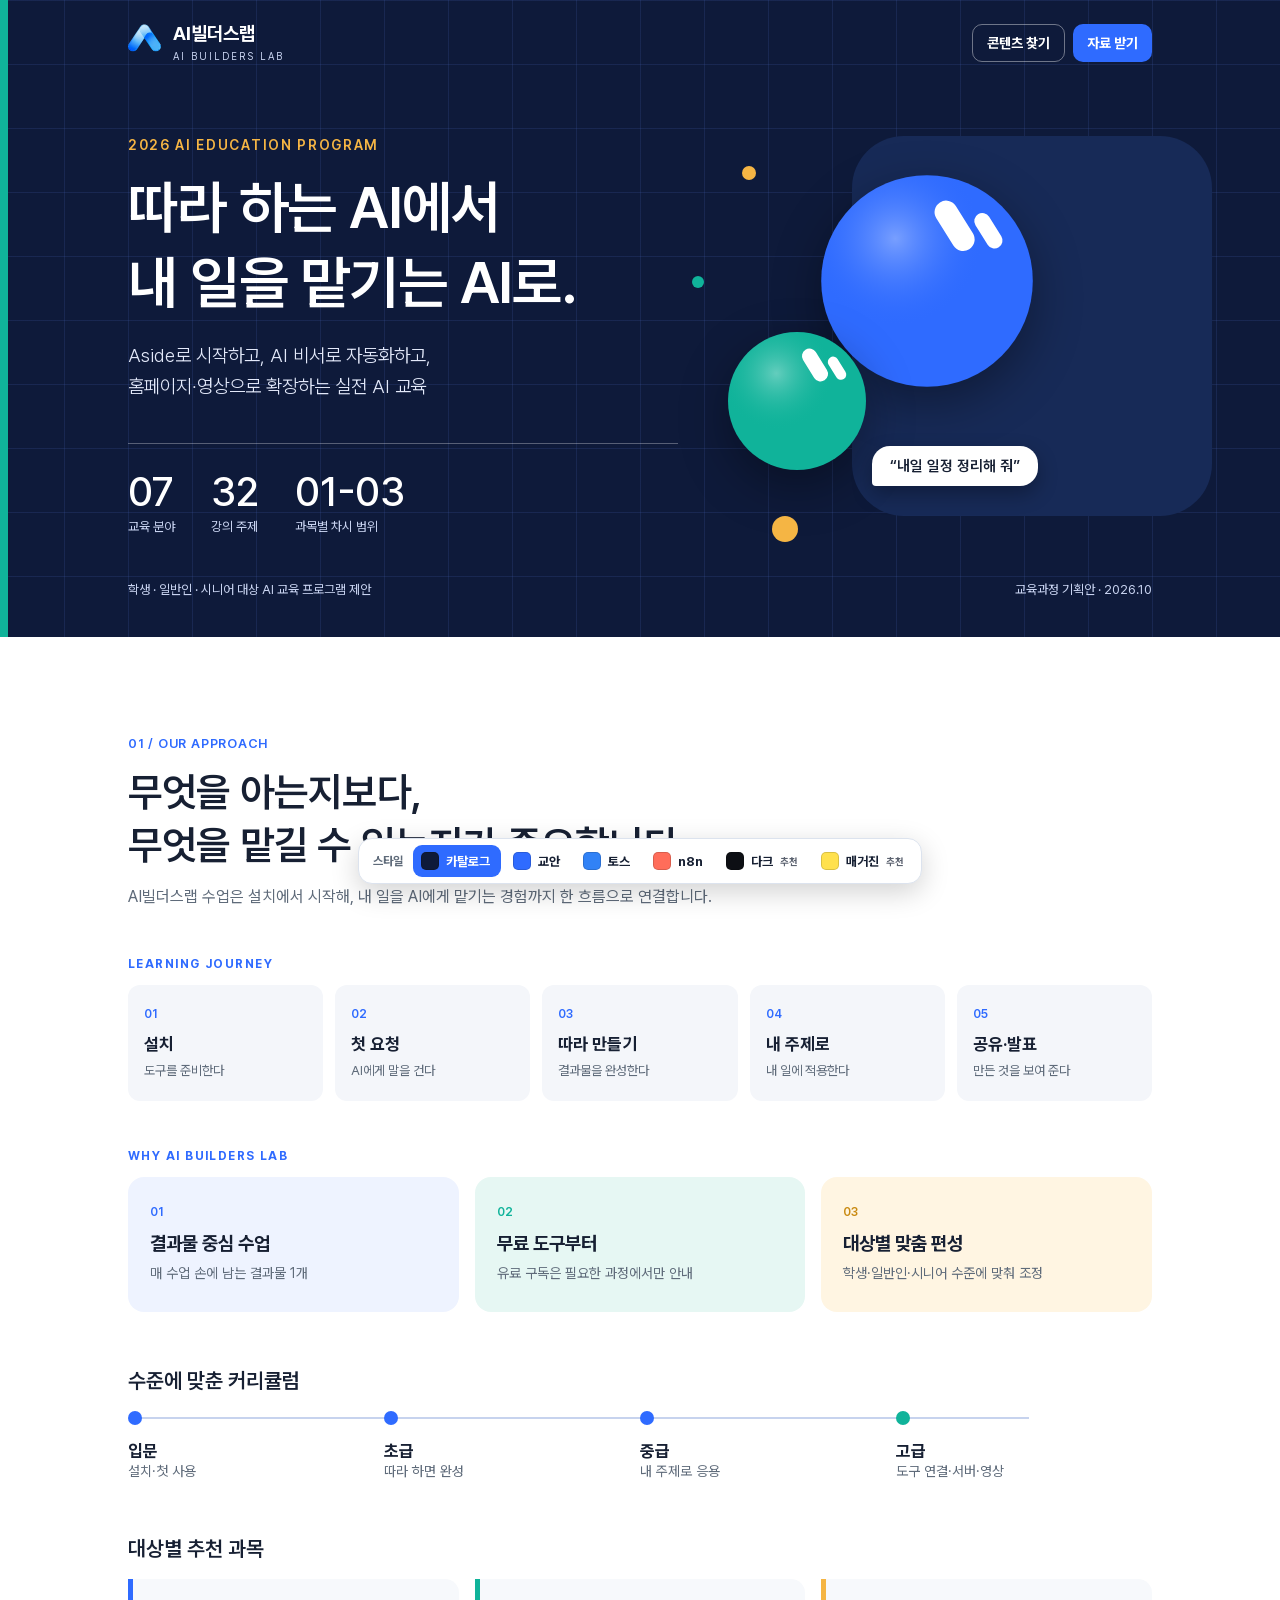
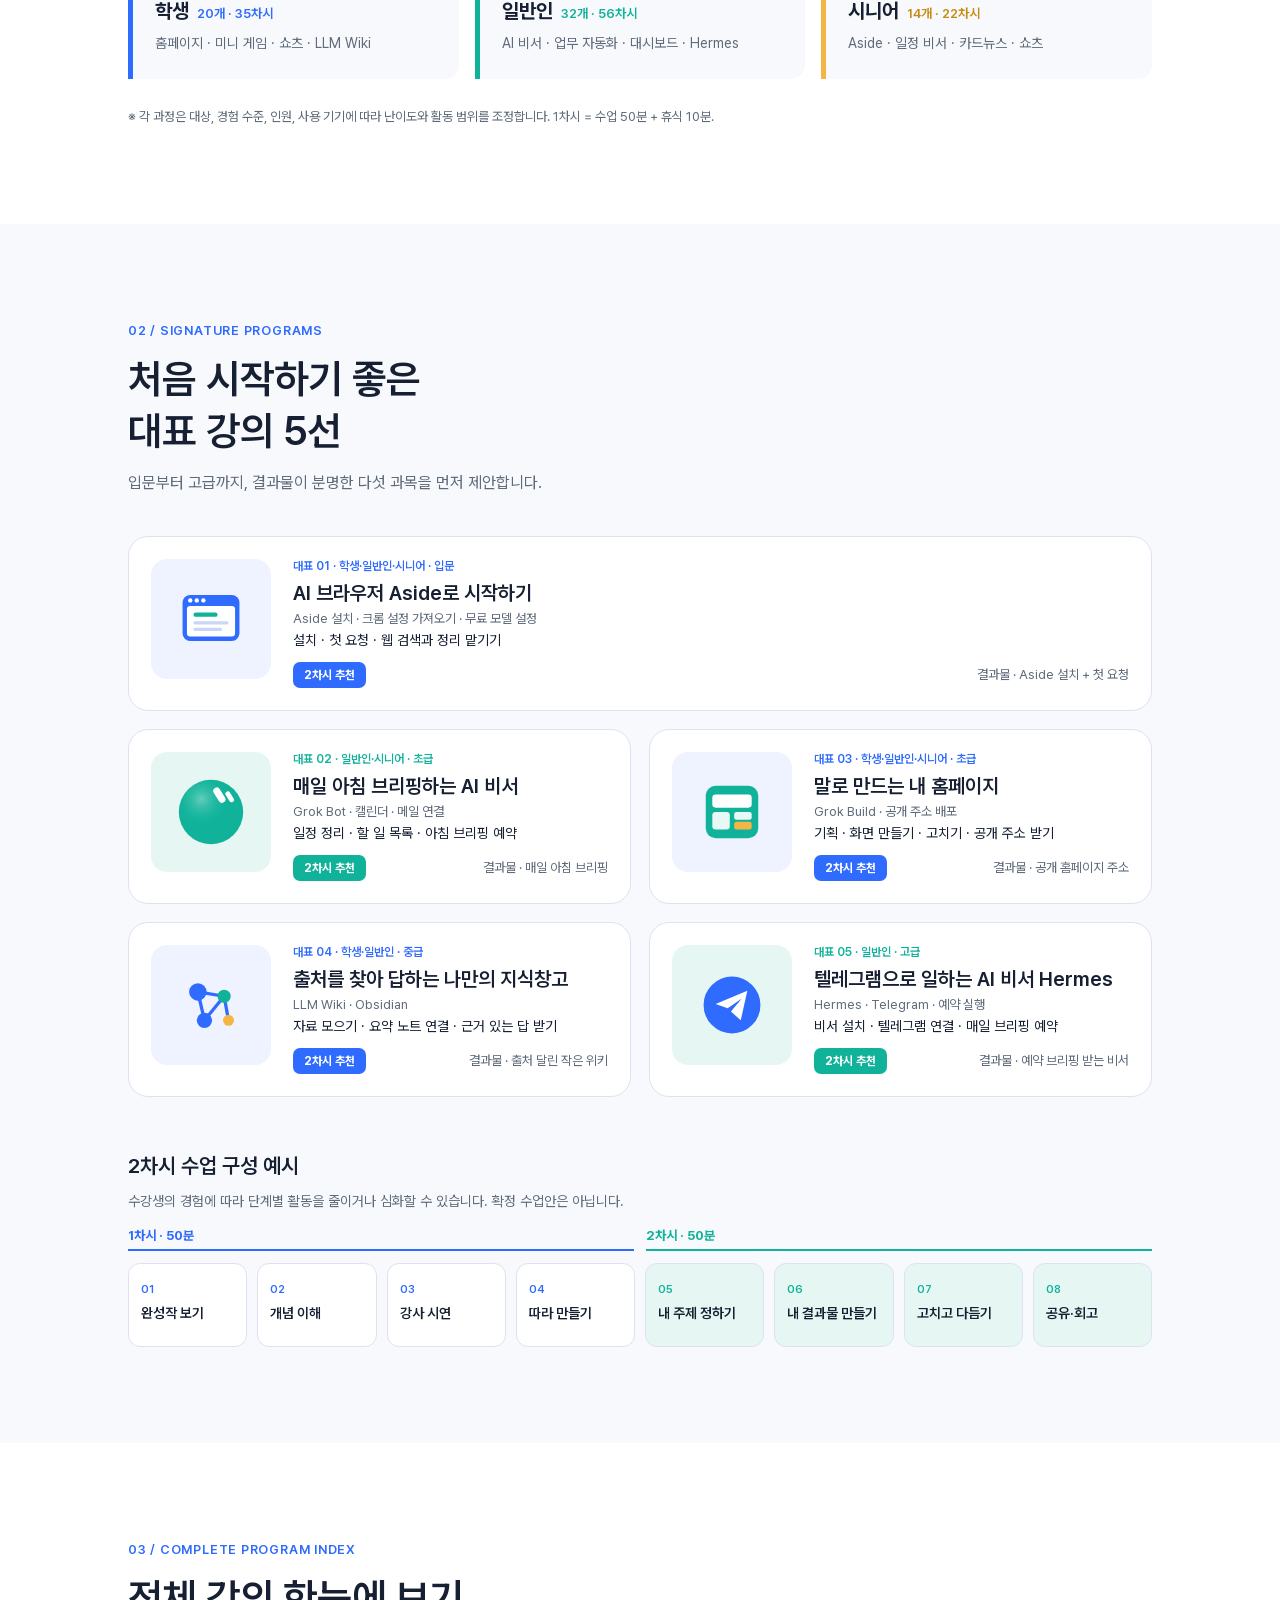
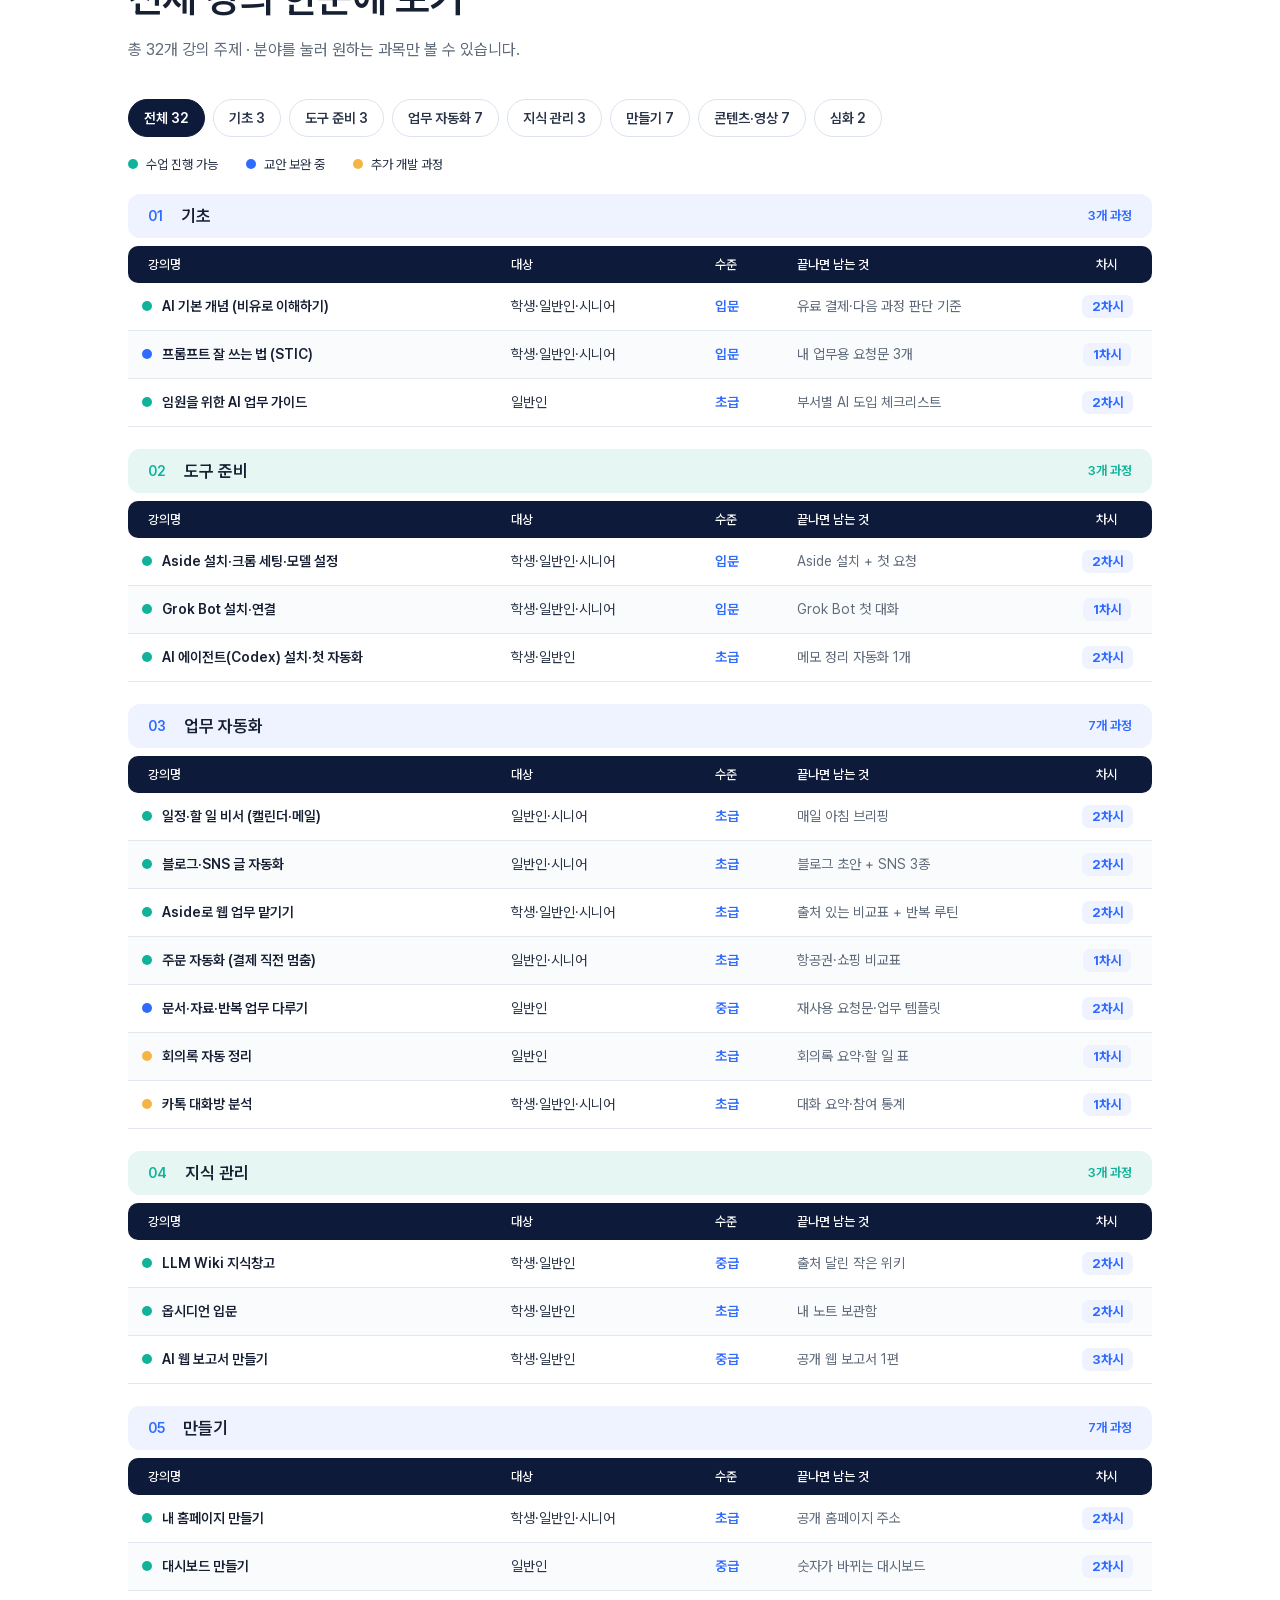
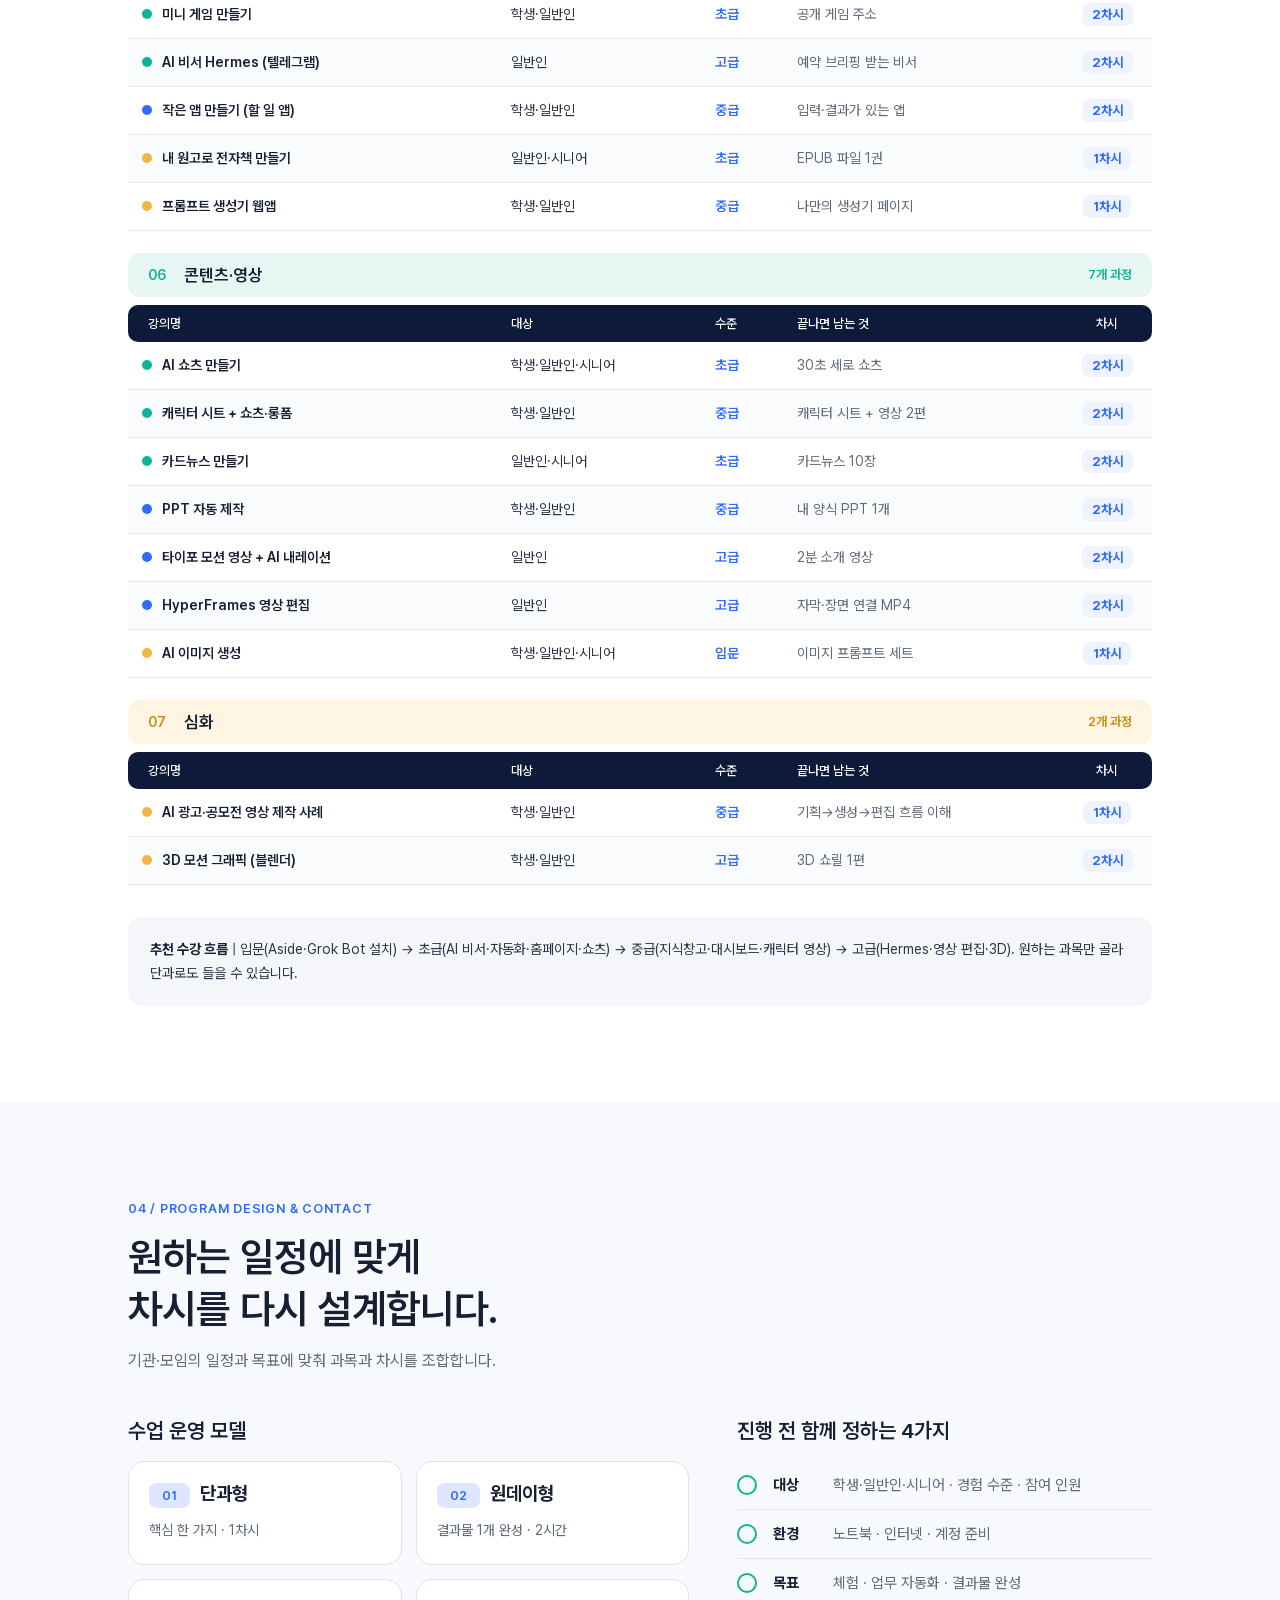
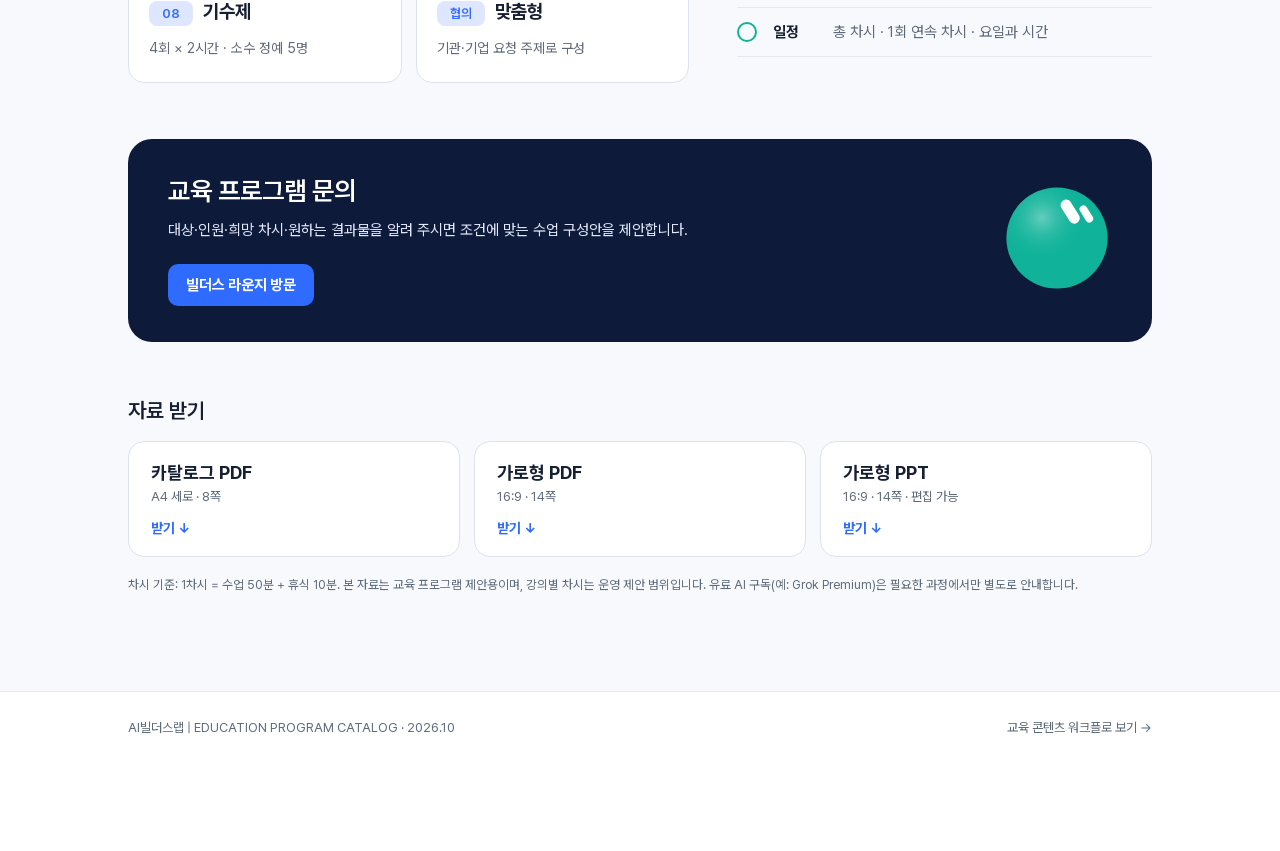
<file: catalog/styles/index.html>
<!doctype html><html lang="ko" data-theme="catalog"><head><meta charset="utf-8"><meta name="viewport" content="width=device-width,initial-scale=1">
<title>AI빌더스랩 교육 프로그램 카탈로그</title>
<meta name="description" content="학생·일반인·시니어 대상 AI 교육 32개 과목. Aside, AI 비서, 업무 자동화, 홈페이지, 영상까지 AI빌더스랩 교육 프로그램을 소개합니다.">
<meta property="og:title" content="AI빌더스랩 교육 프로그램 카탈로그"><meta property="og:description" content="따라 하는 AI에서 내 일을 맡기는 AI로. 32개 강의 주제를 한눈에.">
<meta name="theme-color" content="#0E1A3A"><link rel="stylesheet" href="../../fonts/pretendard.css"><style>
:root{--navy:#0E1A3A;--navy2:#172A57;--blue:#2F6BFF;--mint:#10B39A;--yellow:#F5B544;--ink:#172033;--gray:#5F6B7A;--line:#E3E8F0;--bbg:#EEF3FF;--mbg:#E6F7F3;--ybg:#FFF5E2;--bg:#fff;--alt:#F7F9FC;--soft:#F4F6FA;--card:#fff;--cline:#DCE3EE;--band:#FAFBFD;--ink2:#2A3447;--pill:#DEE7FF;--track:#C7D3EE;--th:#0E1A3A;--th-ink:#fff;--chip-on:#0E1A3A;--contact:#0E1A3A;--contact-ink:#fff;--hero:#0E1A3A;--hero-ink:#fff;--hero-sub:#E3E9FA;--hero-mute:#C8D3F0;--hero-rule:rgba(255,255,255,.3);--ghost-line:rgba(255,255,255,.4);--grid:rgba(80,110,200,.16);--stripe:#10B39A;--eyebrow:#F5B544;--panel:#172A57;--r:20px}
*{box-sizing:border-box;margin:0;padding:0}
html{scroll-behavior:smooth}
body{font-family:"Pretendard Variable",Pretendard,-apple-system,sans-serif;color:var(--ink);background:var(--bg);word-break:keep-all;-webkit-font-smoothing:antialiased}
a{color:inherit;text-decoration:none}ol,ul{list-style:none}
.wrap{max-width:1080px;margin:0 auto;padding:0 28px}
.tbtn{display:inline-flex;align-items:center;height:42px;padding:0 18px;border-radius:10px;background:var(--blue);color:#fff;font-weight:700;font-size:15px;white-space:nowrap}
.tbtn:hover{filter:brightness(1.08)}.tbtn.ghost{background:transparent;border:1px solid var(--ghost-line);color:var(--hero-ink)}
/* hero */
.hero{position:relative;overflow:hidden;background:var(--hero);color:var(--hero-ink);padding:0 0 40px}
.grid-bg{position:absolute;inset:0;background-image:linear-gradient(var(--grid) 1px,transparent 1px),linear-gradient(90deg,var(--grid) 1px,transparent 1px);background-size:64px 64px}
.stripe{position:absolute;left:0;top:0;bottom:0;width:8px;background:var(--stripe)}
.top{position:relative;max-width:1080px;margin:0 auto;padding:22px 28px;display:flex;justify-content:space-between;align-items:center;gap:12px}
.brand{display:flex;align-items:center;gap:12px}.brand img{height:38px}.brand b{display:block;font-size:19px}.brand small{font-size:10px;letter-spacing:.2em;color:var(--hero-mute)}
.top-r{display:flex;gap:8px}.top .tbtn{height:38px;font-size:14px;padding:0 14px}
.hero-in{position:relative;max-width:1080px;margin:0 auto;padding:40px 28px 0;display:grid;grid-template-columns:1.1fr .9fr;align-items:center;gap:24px}
.eyebrow{color:var(--eyebrow);font-size:14px;letter-spacing:.12em;font-weight:600}
.hero h1{font-size:clamp(34px,5.2vw,58px);font-weight:600;line-height:1.28;margin:18px 0 20px;letter-spacing:-.02em}
.sub{font-size:clamp(16px,1.8vw,19px);line-height:1.65;color:var(--hero-sub);font-weight:300}
.stats{display:grid;grid-template-columns:repeat(3,auto);gap:36px;margin-top:40px;padding-top:24px;border-top:1px solid var(--hero-rule);justify-content:start}
.stats b{display:block;font-size:clamp(28px,3.4vw,40px);font-weight:500}.stats span{font-size:13px;color:var(--hero-mute)}
.art{position:relative;height:420px}
.art .panel{position:absolute;right:-60px;top:10px;width:360px;height:380px;border-radius:52px;background:var(--panel)}
.bot{position:absolute;filter:drop-shadow(0 16px 24px rgba(0,0,0,.35));animation:float 6s ease-in-out infinite}
.b1{left:110px;top:40px}.b1 svg{width:230px;height:230px}.b2{left:20px;top:200px;animation-delay:-3s}.b2 svg{width:150px;height:150px}
@keyframes float{50%{transform:translateY(-12px)}}
.chat{position:absolute;left:170px;top:320px;background:#fff;color:#172033;font-weight:600;font-size:15px;padding:11px 18px;border-radius:18px 18px 18px 4px;box-shadow:0 8px 20px rgba(0,0,0,.3)}
.dot{position:absolute;border-radius:50%}.d1{width:14px;height:14px;background:var(--yellow);left:40px;top:40px}.d2{width:26px;height:26px;background:var(--yellow);left:70px;top:390px}.d3{width:12px;height:12px;background:var(--mint);left:-10px;top:150px}
.hero-foot{position:relative;max-width:1080px;margin:36px auto 0;padding:0 28px;font-size:13px;color:var(--hero-mute);display:flex;justify-content:space-between;gap:12px;flex-wrap:wrap}
/* sections */
.sec{padding:96px 0}.sec.alt{background:var(--alt)}
.kick{font-size:13px;color:var(--blue);font-weight:600;letter-spacing:.06em}
.sec h2{font-size:clamp(28px,3.6vw,40px);font-weight:600;line-height:1.32;margin:14px 0 12px;letter-spacing:-.02em}
.lead{font-size:16px;color:var(--gray);line-height:1.6}.lead.sm{font-size:14px;margin:-6px 0 16px}
.label{font-size:12px;color:var(--blue);letter-spacing:.12em;font-weight:700;margin:48px 0 14px}
.h3{font-size:21px;font-weight:600;margin:56px 0 18px}.h3.first{margin-top:0}
.note{font-size:13px;color:var(--gray);margin-top:28px;line-height:1.6}
.steps{display:grid;grid-template-columns:repeat(5,1fr);gap:12px}
.steps li{background:var(--soft);border-radius:12px;padding:18px 16px 22px}.steps em{font-style:normal;font-size:12px;color:var(--blue);font-weight:600}
.steps b{display:block;font-size:17px;margin:12px 0 6px}.steps span{font-size:13px;color:var(--gray)}
.whys{display:grid;grid-template-columns:repeat(3,1fr);gap:16px}
.why{border-radius:16px;padding:24px 22px 30px}.why.blue{background:var(--bbg)}.why.mint{background:var(--mbg)}.why.yellow{background:var(--ybg)}
.why em{font-style:normal;font-size:12px;color:var(--blue);font-weight:600}.why.mint em{color:var(--mint)}.why.yellow em{color:#C98A12}
.why b{display:block;font-size:19px;margin:12px 0 8px}.why span{font-size:14px;color:var(--gray)}
.levels{position:relative;display:grid;grid-template-columns:repeat(4,1fr)}
.levels:before{content:"";position:absolute;left:6px;right:12%;top:6px;height:2px;background:var(--track)}
.levels li{position:relative}.levels i{display:block;width:14px;height:14px;border-radius:50%;background:var(--blue);margin-bottom:16px}
.levels li:last-child i{background:var(--mint)}.levels b{display:block;font-size:17px}.levels span{font-size:14px;color:var(--gray)}
.auds{display:grid;grid-template-columns:repeat(3,1fr);gap:16px}
.aud{border-left:5px solid var(--blue);background:var(--alt);border-radius:0 14px 14px 0;padding:20px 22px 24px}.aud.mint{border-color:var(--mint)}.aud.yellow{border-color:var(--yellow)}
.aud b{font-size:20px}.aud em{font-style:normal;font-size:13px;color:var(--blue);margin-left:8px;font-weight:600}.aud.mint em{color:var(--mint)}.aud.yellow em{color:#C98A12}
.aud span{display:block;font-size:14px;color:var(--gray);margin-top:10px;line-height:1.55}
.cards{display:grid;grid-template-columns:1fr 1fr;gap:18px;margin-top:40px}
.card{display:flex;gap:22px;background:var(--card);border:1px solid var(--cline);border-radius:var(--r);padding:22px}
.card:first-child{grid-column:1/-1}
.ic{flex:0 0 120px;height:120px;border-radius:16px;display:flex;align-items:center;justify-content:center}.ic.blue{background:var(--bbg)}.ic.mint{background:var(--mbg)}
.ic svg{width:70px;height:70px}.cb{flex:1;display:flex;flex-direction:column;min-width:0}
.meta{font-size:12px;color:var(--blue);font-weight:600}.meta.mint{color:var(--mint)}
.card h3{font-size:20px;font-weight:600;margin:8px 0 6px}.tools{font-size:13px;color:var(--gray)}.line{font-size:14px;margin:6px 0 14px}
.cfoot{margin-top:auto;display:flex;justify-content:space-between;align-items:center;gap:10px;flex-wrap:wrap}
.badge{color:#fff;font-size:12px;font-weight:700;padding:6px 11px;border-radius:7px;background:var(--blue)}.badge.mint{background:var(--mint)}.out{font-size:13px;color:var(--gray)}
.halves{display:grid;grid-template-columns:1fr 1fr;gap:12px;margin-bottom:12px}
.halves span{font-size:13px;font-weight:700;color:var(--blue);border-bottom:2px solid var(--blue);padding-bottom:6px}.halves span+span{color:var(--mint);border-color:var(--mint)}
.tiles{display:grid;grid-template-columns:repeat(8,1fr);gap:10px}
.tiles li{background:var(--card);border:1px solid var(--cline);border-radius:12px;padding:14px 12px;min-height:84px}.tiles li.t2{background:var(--mbg)}
.tiles em{font-style:normal;font-size:11px;color:var(--blue);font-weight:600}.tiles .t2 em{color:var(--mint)}.tiles b{display:block;font-size:14px;margin-top:8px;font-weight:600}
.chips{display:flex;flex-wrap:wrap;gap:8px;margin-top:36px}
.chip{font:inherit;font-size:14px;font-weight:600;height:38px;padding:0 15px;border-radius:999px;border:1px solid var(--cline);background:var(--card);color:var(--ink2);cursor:pointer}
.chip.on{background:var(--chip-on);border-color:var(--chip-on);color:#fff}.chip:focus-visible,.tbtn:focus-visible{outline:3px solid var(--mint);outline-offset:2px}
.legend{display:flex;flex-wrap:wrap;gap:8px 28px;font-size:13px;color:var(--ink2);margin:20px 0 4px}.legend span{display:flex;align-items:center;gap:8px}
.d{display:inline-block;width:10px;height:10px;border-radius:50%;flex:none}.d.mint{background:var(--mint)}.d.blue{background:var(--blue)}.d.yellow{background:var(--yellow)}
.block{margin-top:22px}.block[hidden]{display:none}
.area{display:flex;align-items:center;gap:18px;border-radius:12px;padding:12px 20px;font-size:17px}
.area.blue{background:var(--bbg)}.area.mint{background:var(--mbg)}.area.yellow{background:var(--ybg)}
.area em{font-style:normal;color:var(--blue);font-size:14px;font-weight:600}.area.mint em{color:var(--mint)}.area.yellow em{color:#C98A12}
.area b{font-weight:600}.area span{margin-left:auto;font-size:13px;color:var(--blue);font-weight:600}.area.mint span{color:var(--mint)}.area.yellow span{color:#C98A12}
table{width:100%;border-collapse:separate;border-spacing:0;margin-top:8px;font-size:14px}
th{background:var(--th);color:var(--th-ink);font-weight:500;text-align:left;padding:11px 14px;font-size:13px}
th:first-child{border-radius:10px 0 0 10px;padding-left:20px;width:36%}th:nth-child(2){width:20%}th:nth-child(3){width:8%}th:last-child{border-radius:0 10px 10px 0}
td{padding:12px 14px;border-bottom:1px solid var(--line);color:var(--ink2);vertical-align:middle}
tbody tr:nth-child(even) td{background:var(--band)}
td.nm{font-weight:600;color:var(--ink)}td.nm .d{margin-right:10px}td.lvl{color:var(--blue);font-weight:600}td.o{color:var(--gray)}
th.n,td.n{text-align:center;width:90px}td.n span{display:inline-block;padding:4px 10px;border-radius:7px;background:var(--bbg);color:var(--blue);font-weight:700;font-size:13px;white-space:nowrap}
.flowbox{margin-top:32px;background:var(--soft);border-radius:14px;padding:20px 22px;font-size:14px;line-height:1.75;color:var(--ink2)}.flowbox b{color:var(--ink)}
.two{display:grid;grid-template-columns:1.15fr .85fr;gap:48px;margin-top:44px}
.models{display:grid;grid-template-columns:1fr 1fr;gap:14px}
.model{background:var(--card);border:1px solid var(--cline);border-radius:16px;padding:20px 20px 26px}.model b{font-size:19px;margin-left:10px}
.pill{display:inline-block;background:var(--pill);color:var(--blue);font-size:13px;font-weight:600;padding:5px 13px;border-radius:8px}.model p{font-size:14px;color:var(--gray);margin-top:14px}
.checks li{display:flex;align-items:center;gap:16px;padding:14px 0;border-bottom:1px solid var(--line);font-size:15px}
.checks i{flex:none;width:20px;height:20px;border-radius:50%;border:2.5px solid var(--mint)}.checks b{flex:none;width:44px}.checks span{color:var(--gray)}
.contact{position:relative;margin-top:56px;background:var(--contact);color:var(--contact-ink);border-radius:24px;padding:36px 40px;display:flex;justify-content:space-between;align-items:center;gap:24px}
.contact h3{font-size:26px;font-weight:600}.contact p{font-size:15px;margin:12px 0 22px;color:#E3E9FA;max-width:560px;line-height:1.6}
.cta{display:flex;gap:10px;flex-wrap:wrap}.cbot svg{width:110px;height:110px}
.fine{font-size:12.5px;color:var(--gray);margin-top:18px;line-height:1.6}
.dls{display:grid;grid-template-columns:repeat(3,1fr);gap:14px}
.dl{display:flex;flex-direction:column;gap:6px;background:var(--card);border:1px solid var(--cline);border-radius:16px;padding:20px 22px}
.dl:hover{border-color:var(--blue);box-shadow:0 6px 18px rgba(47,107,255,.12)}.dl:focus-visible{outline:3px solid var(--mint);outline-offset:2px}
.dl b{font-size:18px}.dl span{font-size:13px;color:var(--gray)}.dl i{font-style:normal;margin-top:10px;font-size:14px;font-weight:700;color:var(--blue)}
.foot{padding:28px 0 40px;border-top:1px solid var(--line);font-size:13px;color:var(--gray)}.foot .wrap{display:flex;justify-content:space-between;gap:12px;flex-wrap:wrap}
@media(max-width:960px){.hero-in{grid-template-columns:1fr}.art{height:300px;max-width:440px;margin:0 auto;width:100%}
.art .panel{right:-20px;width:300px;height:290px}.b1{left:150px;top:10px}.b1 svg{width:180px;height:180px}.b2{left:50px;top:130px}.b2 svg{width:120px;height:120px}.chat{left:150px;top:240px}
.d2{top:270px}.tiles{grid-template-columns:repeat(4,1fr)}.halves{display:none}.two{grid-template-columns:1fr}.steps{grid-template-columns:repeat(3,1fr)}}
@media(max-width:760px){.wrap,.top,.hero-in,.hero-foot{padding-left:20px;padding-right:20px}.sec{padding:64px 0}
.cards,.whys,.auds,.dls{grid-template-columns:1fr}.card{flex-direction:column}.ic{flex-basis:auto;height:110px}
.steps{grid-template-columns:1fr 1fr}.levels{grid-template-columns:1fr 1fr;row-gap:24px}.levels:before{display:none}
.stats{gap:22px}.models{grid-template-columns:1fr}
thead{display:none}table,tbody,tr,td{display:block;width:100%}tr{border:1px solid var(--cline);border-radius:12px;padding:12px 14px;margin-top:10px;background:var(--card)}
tbody tr:nth-child(even) td{background:transparent}td{border:0;padding:3px 0;font-size:14px}td.nm{font-size:16px;padding-bottom:6px}
td[data-k]:before{content:attr(data-k);display:inline-block;width:52px;color:#8B95A5;font-size:12px;font-weight:500}
td.n{text-align:left;width:auto;padding-top:8px}.contact{flex-direction:column;align-items:flex-start;padding:28px 24px}.cbot{display:none}}
@media(max-width:420px){.top-r .ghost{display:none}.brand small{display:none}.steps{grid-template-columns:1fr}.tiles{grid-template-columns:1fr 1fr}.stats{grid-template-columns:repeat(3,auto);gap:16px}
.art{height:260px}.art .panel{width:240px;height:250px}.b1{left:110px}.b1 svg{width:150px;height:150px}.b2{left:20px;top:110px}.b2 svg{width:100px;height:100px}.chat{left:90px;top:210px;font-size:13px}.d2{left:40px;top:240px}}
@media(prefers-reduced-motion:reduce){.bot{animation:none}html{scroll-behavior:auto}}

/* ── 스타일 전환 ── */
.dock{position:fixed;left:50%;bottom:16px;transform:translateX(-50%);z-index:30;display:flex;align-items:center;gap:4px;max-width:calc(100% - 24px);padding:6px;background:var(--card);border:1px solid var(--cline);border-radius:14px;box-shadow:0 8px 28px rgba(0,0,0,.18);overflow-x:auto;scrollbar-width:none}
.dock::-webkit-scrollbar{display:none}.dock-l{flex:none;font-size:12px;font-weight:700;color:var(--gray);padding:0 6px 0 8px}
.dock button{flex:none;display:flex;align-items:center;gap:7px;border:0;background:none;font:inherit;font-size:13px;font-weight:700;color:var(--ink);padding:7px 11px 7px 8px;border-radius:9px;cursor:pointer}
.dock button:hover{background:var(--soft)}.dock button[aria-pressed=true]{background:var(--blue);color:#fff}
.dock button:focus-visible{outline:2px solid var(--blue);outline-offset:2px}
.dock .sw{width:18px;height:18px;border-radius:5px;border:1px solid rgba(0,0,0,.15);flex:none}.dock small{font-size:10px;font-weight:700;opacity:.7}
body{padding-bottom:76px}.sr{position:absolute;width:1px;height:1px;overflow:hidden;clip:rect(0 0 0 0)}
@media(max-width:760px){.dock{left:10px;right:10px;bottom:10px;transform:none;max-width:none;flex-wrap:wrap;justify-content:center;overflow:visible;row-gap:2px}.dock-l,.dock small{display:none}.dock button{padding:6px 8px;gap:5px;font-size:12.5px}.dock .sw{width:14px;height:14px}body{padding-bottom:118px}}
/* 밝은 표지 공통 (교안·토스·n8n·매거진) */
html:is([data-theme=lesson],[data-theme=toss],[data-theme=n8n],[data-theme=magazine]){--hero-ink:var(--ink);--hero-sub:var(--gray);--hero-mute:var(--gray);--hero-rule:var(--cline);--ghost-line:var(--cline);--grid:transparent;--stripe:transparent}
html:is([data-theme=lesson],[data-theme=toss],[data-theme=n8n],[data-theme=magazine]) .stripe{display:none}
/* 교안: AI빌더스랩 PPT 교안 양식 */
html[data-theme=lesson]{--bg:#fff;--alt:#F8FAFE;--soft:#EEF3FB;--card:#fff;--cline:#DDE5F0;--band:#F8FAFE;--hero:#fff;--panel:#EEF3FB;--eyebrow:#2F6BFF;--th:#2F6BFF;--chip-on:#2F6BFF;--contact:#2F6BFF;--pill:#DDE7FF;--r:12px}
html[data-theme=lesson] .hero{border-top:10px solid #2F6BFF;border-bottom:1px solid #DDE5F0}
html[data-theme=lesson] .hero h1,html[data-theme=lesson] .sec h2{font-weight:700}
html[data-theme=lesson] .sec{border-top:1px solid #DDE5F0}
html[data-theme=lesson] .sec-h{border-left:6px solid #2F6BFF;padding-left:18px}
html[data-theme=lesson] .why,html[data-theme=lesson] .steps li,html[data-theme=lesson] .model,html[data-theme=lesson] .dl,html[data-theme=lesson] .contact,html[data-theme=lesson] .aud{border-radius:12px}
html[data-theme=lesson] .chat{border:1px solid #DDE5F0}
/* 토스 */
html[data-theme=toss]{--blue:#3182F6;--mint:#00B493;--yellow:#FFB331;--ink:#191F28;--ink2:#333D4B;--gray:#6B7684;--line:#F2F4F6;--bg:#fff;--alt:#F2F4F6;--soft:#F2F4F6;--card:#fff;--cline:transparent;--band:transparent;
--bbg:#E8F3FF;--mbg:#E3F8F2;--ybg:#FFF4DC;--hero:#fff;--panel:#F2F4F6;--eyebrow:#3182F6;--th:#F2F4F6;--th-ink:#4E5968;--chip-on:#3182F6;--contact:#3182F6;--pill:#E8F3FF;--track:#E5E8EB;--r:24px}
html[data-theme=toss] .hero h1{font-weight:800;letter-spacing:-.035em}html[data-theme=toss] .sec h2{font-weight:800;letter-spacing:-.03em}
html[data-theme=toss] .stats b{color:#3182F6;font-weight:800}html[data-theme=toss] .art .panel{border-radius:48px}
html[data-theme=toss] .tbtn{border-radius:14px;height:48px}html[data-theme=toss] .top .tbtn{height:40px;border-radius:12px}
html[data-theme=toss] .sec:not(.alt) .card,html[data-theme=toss] .sec:not(.alt) .dl{background:#F9FAFB}
html[data-theme=toss] .why,html[data-theme=toss] .aud,html[data-theme=toss] .model,html[data-theme=toss] .dl,html[data-theme=toss] .contact{border-radius:24px}
html[data-theme=toss] .steps li,html[data-theme=toss] .tiles li,html[data-theme=toss] .area{border-radius:18px}html[data-theme=toss] .aud{border-left:0}
html[data-theme=toss] .chip{background:#F2F4F6;border-color:#F2F4F6}html[data-theme=toss] .chip.on{background:#3182F6;border-color:#3182F6}
html[data-theme=toss] th:first-child{border-radius:12px 0 0 12px}html[data-theme=toss] th:last-child{border-radius:0 12px 12px 0}
html[data-theme=toss] .contact .tbtn{background:#fff;color:#3182F6}html[data-theme=toss] .dock{border-radius:18px}
/* n8n: 점 캔버스 + 노드 카드 */
html[data-theme=n8n]{--blue:#FF6D5A;--mint:#20B69E;--yellow:#FFB547;--ink:#2B2D33;--ink2:#41444D;--gray:#6F7380;--line:#E4E6EB;--bg:#F5F5F7;--alt:transparent;--soft:#fff;--card:#fff;--cline:#D9DBE1;--band:#FAFAFB;
--bbg:#FFEDEA;--mbg:#E3F6F2;--ybg:#FFF3DE;--hero:transparent;--panel:#fff;--eyebrow:#FF6D5A;--th:#2B2D33;--chip-on:#FF6D5A;--contact:#2B2D33;--pill:#FFE1DC;--track:#C9CCD3;--r:12px}
html[data-theme=n8n] body{background-image:radial-gradient(#D3D5DC 1.2px,transparent 1.2px);background-size:22px 22px}
html[data-theme=n8n] .art .panel{border:1.5px solid #D9DBE1;border-radius:18px}
html[data-theme=n8n] :is(.card,.steps li,.model,.dl,.why,.tiles li){position:relative;border:1.5px solid #D9DBE1;border-radius:12px;box-shadow:0 1px 2px rgba(0,0,0,.05)}
html[data-theme=n8n] :is(.card,.steps li,.model,.dl,.why):before,html[data-theme=n8n] :is(.card,.steps li,.model,.dl,.why):after{content:"";position:absolute;top:50%;width:11px;height:11px;margin-top:-6px;border-radius:50%;background:#fff;border:1.5px solid #9BA0AB}
html[data-theme=n8n] :is(.card,.steps li,.model,.dl,.why):before{left:-7px}html[data-theme=n8n] :is(.card,.steps li,.model,.dl,.why):after{right:-7px}
html[data-theme=n8n] :is(.card,.steps li,.model,.dl):hover{border-color:#FF6D5A}
html[data-theme=n8n] .why{background:#fff;border-top:5px solid var(--blue)}html[data-theme=n8n] .why.mint{border-top-color:var(--mint)}html[data-theme=n8n] .why.yellow{border-top-color:var(--yellow)}
html[data-theme=n8n] .tbtn{border-radius:8px}html[data-theme=n8n] .contact{border-radius:14px}html[data-theme=n8n] .flowbox{border:1.5px dashed #C9CCD3}
html[data-theme=n8n] th:first-child{border-radius:8px 0 0 8px}html[data-theme=n8n] th:last-child{border-radius:0 8px 8px 0}
/* 다크 */
html[data-theme=dark]{--blue:#5B8CFF;--mint:#2BD4B4;--yellow:#F7C35C;--ink:#E8EAF0;--ink2:#C3C8D4;--gray:#97A0B0;--line:#232833;--bg:#0D0F14;--alt:#12151C;--soft:#181C25;--card:#161A22;--cline:#2A303C;--band:#13161D;
--bbg:rgba(91,140,255,.14);--mbg:rgba(43,212,180,.12);--ybg:rgba(247,195,92,.12);--hero:#07090D;--panel:#141A2A;--th:#232937;--chip-on:#5B8CFF;--contact:#161A22;--pill:rgba(91,140,255,.2);--track:#2F3645;color-scheme:dark}
html[data-theme=dark] .contact{border:1px solid #2A303C}html[data-theme=dark] .why.yellow em,html[data-theme=dark] .aud.yellow em,html[data-theme=dark] .area.yellow em,html[data-theme=dark] .area.yellow span{color:#F7C35C}
html[data-theme=dark] .ic svg rect[fill="#fff"]{fill:#E8EAF0}
/* 매거진: 아이보리 + 검정 굵은 선 + 노랑 */
html[data-theme=magazine]{--blue:#111;--mint:#0E9F7E;--yellow:#F2B705;--ink:#111;--ink2:#222;--gray:#555;--line:#D8D4CA;--bg:#FAF8F3;--alt:#F1EDE3;--soft:#fff;--card:#fff;--cline:#111;--band:transparent;
--bbg:#FFF4B8;--mbg:#E2F2EA;--ybg:#FFEFC2;--hero:#FAF8F3;--panel:#FFE14D;--eyebrow:#111;--th:#111;--chip-on:#111;--contact:#111;--pill:#FFE14D;--track:#111;--r:0}
html[data-theme=magazine] .hero{border-bottom:3px solid #111}html[data-theme=magazine] .sec{border-top:3px solid #111}
html[data-theme=magazine] .hero h1{font-weight:800;letter-spacing:-.04em;font-size:clamp(36px,6vw,68px)}html[data-theme=magazine] .sec h2{font-weight:800;letter-spacing:-.035em}
html[data-theme=magazine] :is(.eyebrow,.kick){display:inline-block;background:#FFE14D;color:#111;padding:4px 10px}
html[data-theme=magazine] .art .panel{border-radius:0;border:3px solid #111}html[data-theme=magazine] .chat{border:2px solid #111;border-radius:0;box-shadow:5px 5px 0 #111}
html[data-theme=magazine] :is(.card,.steps li,.model,.dl,.why,.aud,.tiles li,.area,.contact,.flowbox,.ic,.chip,.tbtn,.badge,.pill,.dock,.dock button,td.n span){border-radius:0}
html[data-theme=magazine] :is(.card,.steps li,.model,.dl,.tiles li){border:2px solid #111}html[data-theme=magazine] :is(.card,.dl,.model):hover{box-shadow:6px 6px 0 #111}
html[data-theme=magazine] .why{border:2px solid #111}html[data-theme=magazine] .aud{border:2px solid #111;border-left-width:8px}
html[data-theme=magazine] th:first-child,html[data-theme=magazine] th:last-child{border-radius:0}html[data-theme=magazine] .stats b{font-weight:800}
html[data-theme=magazine] .tbtn{background:#111;color:#FFE14D}html[data-theme=magazine] .tbtn.ghost{background:transparent;color:#111}
html[data-theme=magazine] .contact .tbtn{background:#FFE14D;color:#111}html[data-theme=magazine] .dock button[aria-pressed=true]{background:#111;color:#FFE14D}

</style><script>try{var t=new URLSearchParams(location.search).get("style")||localStorage.getItem("aibl-catalog-style");if(t)document.documentElement.dataset.theme=t}catch(e){}</script></head><body>
<header class="hero"><div class="grid-bg" aria-hidden="true"></div><div class="stripe"></div>
<nav class="top"><a class="brand" href="../../"><img src="../bl-symbol.png" alt=""><span><b>AI빌더스랩</b><small>AI BUILDERS LAB</small></span></a>
<div class="top-r"><a class="tbtn ghost" href="../../">콘텐츠 찾기</a><a class="tbtn" href="#downloads">자료 받기</a></div></nav>
<div class="hero-in"><div class="hero-txt"><p class="eyebrow">2026 AI EDUCATION PROGRAM</p>
<h1>따라 하는 AI에서<br>내 일을 맡기는 AI로.</h1>
<p class="sub">Aside로 시작하고, AI 비서로 자동화하고,<br>홈페이지·영상으로 확장하는 실전 AI 교육</p>
<div class="stats"><div><b>07</b><span>교육 분야</span></div><div><b>32</b><span>강의 주제</span></div><div><b>01-03</b><span>과목별 차시 범위</span></div></div></div>
<div class="art" aria-hidden="true"><div class="panel"></div><div class="bot b1"><svg class="grok" width="230" height="230" viewBox="0 0 100 100"><defs><radialGradient id="g39163" cx="35%" cy="30%" r="75%"><stop offset="0" stop-color="#fff" stop-opacity=".35"/><stop offset=".55" stop-color="#2F6BFF" stop-opacity="0"/></radialGradient></defs><circle cx="50" cy="50" r="46" fill="#2F6BFF"/><circle cx="50" cy="50" r="46" fill="url(#g39163)"/><rect x="57" y="14" width="10" height="24" rx="5" fill="#fff" transform="rotate(-32 62 26)"/><rect x="73" y="20" width="7" height="17" rx="3.5" fill="#fff" transform="rotate(-32 76 28)"/></svg></div><div class="bot b2"><svg class="grok" width="150" height="150" viewBox="0 0 100 100"><defs><radialGradient id="g71343" cx="35%" cy="30%" r="75%"><stop offset="0" stop-color="#fff" stop-opacity=".35"/><stop offset=".55" stop-color="#10B39A" stop-opacity="0"/></radialGradient></defs><circle cx="50" cy="50" r="46" fill="#10B39A"/><circle cx="50" cy="50" r="46" fill="url(#g71343)"/><rect x="57" y="14" width="10" height="24" rx="5" fill="#fff" transform="rotate(-32 62 26)"/><rect x="73" y="20" width="7" height="17" rx="3.5" fill="#fff" transform="rotate(-32 76 28)"/></svg></div>
<div class="chat">“내일 일정 정리해 줘”</div><span class="dot d1"></span><span class="dot d2"></span><span class="dot d3"></span></div></div>
<p class="hero-foot">학생 · 일반인 · 시니어 대상 AI 교육 프로그램 제안 <span>교육과정 기획안 · 2026.10</span></p></header><main><section class="sec " id="s01"><div class="wrap"><div class="sec-h"><span class="kick">01 / OUR APPROACH</span><h2>무엇을 아는지보다,<br>무엇을 맡길 수 있는지가 중요합니다.</h2><p class="lead">AI빌더스랩 수업은 설치에서 시작해, 내 일을 AI에게 맡기는 경험까지 한 흐름으로 연결합니다.</p></div><p class="label">LEARNING JOURNEY</p><ol class="steps"><li><em>01</em><b>설치</b><span>도구를 준비한다</span></li><li><em>02</em><b>첫 요청</b><span>AI에게 말을 건다</span></li><li><em>03</em><b>따라 만들기</b><span>결과물을 완성한다</span></li><li><em>04</em><b>내 주제로</b><span>내 일에 적용한다</span></li><li><em>05</em><b>공유·발표</b><span>만든 것을 보여 준다</span></li></ol><p class="label">WHY AI BUILDERS LAB</p><div class="whys"><div class="why blue"><em>01</em><b>결과물 중심 수업</b><span>매 수업 손에 남는 결과물 1개</span></div><div class="why mint"><em>02</em><b>무료 도구부터</b><span>유료 구독은 필요한 과정에서만 안내</span></div><div class="why yellow"><em>03</em><b>대상별 맞춤 편성</b><span>학생·일반인·시니어 수준에 맞춰 조정</span></div></div><h3 class="h3">수준에 맞춘 커리큘럼</h3><ol class="levels"><li><i></i><b>입문</b><span>설치·첫 사용</span></li><li><i></i><b>초급</b><span>따라 하면 완성</span></li><li><i></i><b>중급</b><span>내 주제로 응용</span></li><li><i></i><b>고급</b><span>도구 연결·서버·영상</span></li></ol><h3 class="h3">대상별 추천 과목</h3><div class="auds"><div class="aud blue"><b>학생</b><em>20개 · 35차시</em><span>홈페이지 · 미니 게임 · 쇼츠 · LLM Wiki</span></div><div class="aud mint"><b>일반인</b><em>32개 · 56차시</em><span>AI 비서 · 업무 자동화 · 대시보드 · Hermes</span></div><div class="aud yellow"><b>시니어</b><em>14개 · 22차시</em><span>Aside · 일정 비서 · 카드뉴스 · 쇼츠</span></div></div><p class="note">※ 각 과정은 대상, 경험 수준, 인원, 사용 기기에 따라 난이도와 활동 범위를 조정합니다. 1차시 = 수업 50분 + 휴식 10분.</p></div></section><section class="sec alt" id="s02"><div class="wrap"><div class="sec-h"><span class="kick">02 / SIGNATURE PROGRAMS</span><h2>처음 시작하기 좋은<br>대표 강의 5선</h2><p class="lead">입문부터 고급까지, 결과물이 분명한 다섯 과목을 먼저 제안합니다.</p></div><div class="cards"><article class="card"><div class="ic blue"><svg viewBox="0 0 64 64"><rect x="6" y="10" width="52" height="42" rx="7" fill="#2F6BFF"/><rect x="10" y="20" width="44" height="28" rx="3" fill="#fff"/><circle cx="13" cy="15" r="2" fill="#fff"/><circle cx="19" cy="15" r="2" fill="#fff"/><circle cx="25" cy="15" r="2" fill="#fff"/><rect x="16" y="26" width="22" height="4" rx="2" fill="#10B39A"/><rect x="16" y="34" width="32" height="3" rx="1.5" fill="#C9D6F5"/><rect x="16" y="40" width="26" height="3" rx="1.5" fill="#C9D6F5"/></svg></div><div class="cb"><p class="meta blue">대표 01 · 학생·일반인·시니어 · 입문</p><h3>AI 브라우저 Aside로 시작하기</h3><p class="tools">Aside 설치 · 크롬 설정 가져오기 · 무료 모델 설정</p><p class="line">설치 · 첫 요청 · 웹 검색과 정리 맡기기</p><div class="cfoot"><span class="badge blue">2차시 추천</span><span class="out">결과물 · Aside 설치 + 첫 요청</span></div></div></article><article class="card"><div class="ic mint"><svg class="grok" width="70" height="70" viewBox="0 0 100 100"><defs><radialGradient id="g26686" cx="35%" cy="30%" r="75%"><stop offset="0" stop-color="#fff" stop-opacity=".35"/><stop offset=".55" stop-color="#10B39A" stop-opacity="0"/></radialGradient></defs><circle cx="50" cy="50" r="46" fill="#10B39A"/><circle cx="50" cy="50" r="46" fill="url(#g26686)"/><rect x="57" y="14" width="10" height="24" rx="5" fill="#fff" transform="rotate(-32 62 26)"/><rect x="73" y="20" width="7" height="17" rx="3.5" fill="#fff" transform="rotate(-32 76 28)"/></svg></div><div class="cb"><p class="meta mint">대표 02 · 일반인·시니어 · 초급</p><h3>매일 아침 브리핑하는 AI 비서</h3><p class="tools">Grok Bot · 캘린더 · 메일 연결</p><p class="line">일정 정리 · 할 일 목록 · 아침 브리핑 예약</p><div class="cfoot"><span class="badge mint">2차시 추천</span><span class="out">결과물 · 매일 아침 브리핑</span></div></div></article><article class="card"><div class="ic blue"><svg viewBox="0 0 64 64"><rect x="8" y="8" width="48" height="48" rx="9" fill="#10B39A"/><rect x="14" y="16" width="36" height="12" rx="3" fill="#fff"/><rect x="14" y="32" width="16" height="16" rx="3" fill="#fff" opacity=".9"/><rect x="34" y="32" width="16" height="7" rx="2" fill="#fff" opacity=".9"/><rect x="34" y="41" width="16" height="7" rx="2" fill="#F5B544"/></svg></div><div class="cb"><p class="meta blue">대표 03 · 학생·일반인·시니어 · 초급</p><h3>말로 만드는 내 홈페이지</h3><p class="tools">Grok Build · 공개 주소 배포</p><p class="line">기획 · 화면 만들기 · 고치기 · 공개 주소 받기</p><div class="cfoot"><span class="badge blue">2차시 추천</span><span class="out">결과물 · 공개 홈페이지 주소</span></div></div></article><article class="card"><div class="ic blue"><svg viewBox="0 0 64 64"><line x1="20" y1="20" x2="44" y2="24" stroke="#2F6BFF" stroke-width="3"/><line x1="20" y1="20" x2="26" y2="46" stroke="#2F6BFF" stroke-width="3"/><line x1="44" y1="24" x2="26" y2="46" stroke="#2F6BFF" stroke-width="3"/><line x1="44" y1="24" x2="48" y2="46" stroke="#2F6BFF" stroke-width="3"/><circle cx="20" cy="20" r="8" fill="#2F6BFF"/><circle cx="44" cy="24" r="6" fill="#10B39A"/><circle cx="26" cy="46" r="7" fill="#2F6BFF"/><circle cx="48" cy="46" r="5" fill="#F5B544"/></svg></div><div class="cb"><p class="meta blue">대표 04 · 학생·일반인 · 중급</p><h3>출처를 찾아 답하는 나만의 지식창고</h3><p class="tools">LLM Wiki · Obsidian</p><p class="line">자료 모으기 · 요약 노트 연결 · 근거 있는 답 받기</p><div class="cfoot"><span class="badge blue">2차시 추천</span><span class="out">결과물 · 출처 달린 작은 위키</span></div></div></article><article class="card"><div class="ic mint"><svg viewBox="0 0 64 64"><circle cx="32" cy="32" r="26" fill="#2F6BFF"/><path d="M17 31 L46 19 L40 46 L31 38 L41 26 L28 35 Z" fill="#fff"/></svg></div><div class="cb"><p class="meta mint">대표 05 · 일반인 · 고급</p><h3>텔레그램으로 일하는 AI 비서 Hermes</h3><p class="tools">Hermes · Telegram · 예약 실행</p><p class="line">비서 설치 · 텔레그램 연결 · 매일 브리핑 예약</p><div class="cfoot"><span class="badge mint">2차시 추천</span><span class="out">결과물 · 예약 브리핑 받는 비서</span></div></div></article></div><h3 class="h3">2차시 수업 구성 예시</h3><p class="lead sm">수강생의 경험에 따라 단계별 활동을 줄이거나 심화할 수 있습니다. 확정 수업안은 아닙니다.</p><div class="halves"><span>1차시 · 50분</span><span>2차시 · 50분</span></div><ol class="tiles"><li class="t1"><em>01</em><b>완성작 보기</b></li><li class="t1"><em>02</em><b>개념 이해</b></li><li class="t1"><em>03</em><b>강사 시연</b></li><li class="t1"><em>04</em><b>따라 만들기</b></li><li class="t2"><em>05</em><b>내 주제 정하기</b></li><li class="t2"><em>06</em><b>내 결과물 만들기</b></li><li class="t2"><em>07</em><b>고치고 다듬기</b></li><li class="t2"><em>08</em><b>공유·회고</b></li></ol></div></section><section class="sec " id="s03"><div class="wrap"><div class="sec-h"><span class="kick">03 / COMPLETE PROGRAM INDEX</span><h2>전체 강의 한눈에 보기</h2><p class="lead">총 32개 강의 주제 · 분야를 눌러 원하는 과목만 볼 수 있습니다.</p></div><div class="chips" role="group" aria-label="분야 선택"><button type="button" class="chip on" data-area="all">전체 32</button><button type="button" class="chip" data-area="기초">기초 3</button><button type="button" class="chip" data-area="도구 준비">도구 준비 3</button><button type="button" class="chip" data-area="업무 자동화">업무 자동화 7</button><button type="button" class="chip" data-area="지식 관리">지식 관리 3</button><button type="button" class="chip" data-area="만들기">만들기 7</button><button type="button" class="chip" data-area="콘텐츠·영상">콘텐츠·영상 7</button><button type="button" class="chip" data-area="심화">심화 2</button></div><div class="legend"><span><i class="d mint"></i>수업 진행 가능</span><span><i class="d blue"></i>교안 보완 중</span><span><i class="d yellow"></i>추가 개발 과정</span></div><div class="block" data-area="기초"><div class="area blue"><em>01</em><b>기초</b><span>3개 과정</span></div><table><thead><tr><th>강의명</th><th>대상</th><th>수준</th><th>끝나면 남는 것</th><th class="n">차시</th></tr></thead><tbody><tr><td class="nm"><i class="d mint"></i>AI 기본 개념 (비유로 이해하기)</td><td data-k="대상">학생·일반인·시니어</td><td data-k="수준" class="lvl">입문</td><td data-k="결과물" class="o">유료 결제·다음 과정 판단 기준</td><td class="n"><span>2차시</span></td></tr><tr><td class="nm"><i class="d blue"></i>프롬프트 잘 쓰는 법 (STIC)</td><td data-k="대상">학생·일반인·시니어</td><td data-k="수준" class="lvl">입문</td><td data-k="결과물" class="o">내 업무용 요청문 3개</td><td class="n"><span>1차시</span></td></tr><tr><td class="nm"><i class="d mint"></i>임원을 위한 AI 업무 가이드</td><td data-k="대상">일반인</td><td data-k="수준" class="lvl">초급</td><td data-k="결과물" class="o">부서별 AI 도입 체크리스트</td><td class="n"><span>2차시</span></td></tr></tbody></table></div><div class="block" data-area="도구 준비"><div class="area mint"><em>02</em><b>도구 준비</b><span>3개 과정</span></div><table><thead><tr><th>강의명</th><th>대상</th><th>수준</th><th>끝나면 남는 것</th><th class="n">차시</th></tr></thead><tbody><tr><td class="nm"><i class="d mint"></i>Aside 설치·크롬 세팅·모델 설정</td><td data-k="대상">학생·일반인·시니어</td><td data-k="수준" class="lvl">입문</td><td data-k="결과물" class="o">Aside 설치 + 첫 요청</td><td class="n"><span>2차시</span></td></tr><tr><td class="nm"><i class="d mint"></i>Grok Bot 설치·연결</td><td data-k="대상">학생·일반인·시니어</td><td data-k="수준" class="lvl">입문</td><td data-k="결과물" class="o">Grok Bot 첫 대화</td><td class="n"><span>1차시</span></td></tr><tr><td class="nm"><i class="d mint"></i>AI 에이전트(Codex) 설치·첫 자동화</td><td data-k="대상">학생·일반인</td><td data-k="수준" class="lvl">초급</td><td data-k="결과물" class="o">메모 정리 자동화 1개</td><td class="n"><span>2차시</span></td></tr></tbody></table></div><div class="block" data-area="업무 자동화"><div class="area blue"><em>03</em><b>업무 자동화</b><span>7개 과정</span></div><table><thead><tr><th>강의명</th><th>대상</th><th>수준</th><th>끝나면 남는 것</th><th class="n">차시</th></tr></thead><tbody><tr><td class="nm"><i class="d mint"></i>일정·할 일 비서 (캘린더·메일)</td><td data-k="대상">일반인·시니어</td><td data-k="수준" class="lvl">초급</td><td data-k="결과물" class="o">매일 아침 브리핑</td><td class="n"><span>2차시</span></td></tr><tr><td class="nm"><i class="d mint"></i>블로그·SNS 글 자동화</td><td data-k="대상">일반인·시니어</td><td data-k="수준" class="lvl">초급</td><td data-k="결과물" class="o">블로그 초안 + SNS 3종</td><td class="n"><span>2차시</span></td></tr><tr><td class="nm"><i class="d mint"></i>Aside로 웹 업무 맡기기</td><td data-k="대상">학생·일반인·시니어</td><td data-k="수준" class="lvl">초급</td><td data-k="결과물" class="o">출처 있는 비교표 + 반복 루틴</td><td class="n"><span>2차시</span></td></tr><tr><td class="nm"><i class="d mint"></i>주문 자동화 (결제 직전 멈춤)</td><td data-k="대상">일반인·시니어</td><td data-k="수준" class="lvl">초급</td><td data-k="결과물" class="o">항공권·쇼핑 비교표</td><td class="n"><span>1차시</span></td></tr><tr><td class="nm"><i class="d blue"></i>문서·자료·반복 업무 다루기</td><td data-k="대상">일반인</td><td data-k="수준" class="lvl">중급</td><td data-k="결과물" class="o">재사용 요청문·업무 템플릿</td><td class="n"><span>2차시</span></td></tr><tr><td class="nm"><i class="d yellow"></i>회의록 자동 정리</td><td data-k="대상">일반인</td><td data-k="수준" class="lvl">초급</td><td data-k="결과물" class="o">회의록 요약·할 일 표</td><td class="n"><span>1차시</span></td></tr><tr><td class="nm"><i class="d yellow"></i>카톡 대화방 분석</td><td data-k="대상">학생·일반인·시니어</td><td data-k="수준" class="lvl">초급</td><td data-k="결과물" class="o">대화 요약·참여 통계</td><td class="n"><span>1차시</span></td></tr></tbody></table></div><div class="block" data-area="지식 관리"><div class="area mint"><em>04</em><b>지식 관리</b><span>3개 과정</span></div><table><thead><tr><th>강의명</th><th>대상</th><th>수준</th><th>끝나면 남는 것</th><th class="n">차시</th></tr></thead><tbody><tr><td class="nm"><i class="d mint"></i>LLM Wiki 지식창고</td><td data-k="대상">학생·일반인</td><td data-k="수준" class="lvl">중급</td><td data-k="결과물" class="o">출처 달린 작은 위키</td><td class="n"><span>2차시</span></td></tr><tr><td class="nm"><i class="d mint"></i>옵시디언 입문</td><td data-k="대상">학생·일반인</td><td data-k="수준" class="lvl">초급</td><td data-k="결과물" class="o">내 노트 보관함</td><td class="n"><span>2차시</span></td></tr><tr><td class="nm"><i class="d mint"></i>AI 웹 보고서 만들기</td><td data-k="대상">학생·일반인</td><td data-k="수준" class="lvl">중급</td><td data-k="결과물" class="o">공개 웹 보고서 1편</td><td class="n"><span>3차시</span></td></tr></tbody></table></div><div class="block" data-area="만들기"><div class="area blue"><em>05</em><b>만들기</b><span>7개 과정</span></div><table><thead><tr><th>강의명</th><th>대상</th><th>수준</th><th>끝나면 남는 것</th><th class="n">차시</th></tr></thead><tbody><tr><td class="nm"><i class="d mint"></i>내 홈페이지 만들기</td><td data-k="대상">학생·일반인·시니어</td><td data-k="수준" class="lvl">초급</td><td data-k="결과물" class="o">공개 홈페이지 주소</td><td class="n"><span>2차시</span></td></tr><tr><td class="nm"><i class="d mint"></i>대시보드 만들기</td><td data-k="대상">일반인</td><td data-k="수준" class="lvl">중급</td><td data-k="결과물" class="o">숫자가 바뀌는 대시보드</td><td class="n"><span>2차시</span></td></tr><tr><td class="nm"><i class="d mint"></i>미니 게임 만들기</td><td data-k="대상">학생·일반인</td><td data-k="수준" class="lvl">초급</td><td data-k="결과물" class="o">공개 게임 주소</td><td class="n"><span>2차시</span></td></tr><tr><td class="nm"><i class="d mint"></i>AI 비서 Hermes (텔레그램)</td><td data-k="대상">일반인</td><td data-k="수준" class="lvl">고급</td><td data-k="결과물" class="o">예약 브리핑 받는 비서</td><td class="n"><span>2차시</span></td></tr><tr><td class="nm"><i class="d blue"></i>작은 앱 만들기 (할 일 앱)</td><td data-k="대상">학생·일반인</td><td data-k="수준" class="lvl">중급</td><td data-k="결과물" class="o">입력·결과가 있는 앱</td><td class="n"><span>2차시</span></td></tr><tr><td class="nm"><i class="d yellow"></i>내 원고로 전자책 만들기</td><td data-k="대상">일반인·시니어</td><td data-k="수준" class="lvl">초급</td><td data-k="결과물" class="o">EPUB 파일 1권</td><td class="n"><span>1차시</span></td></tr><tr><td class="nm"><i class="d yellow"></i>프롬프트 생성기 웹앱</td><td data-k="대상">학생·일반인</td><td data-k="수준" class="lvl">중급</td><td data-k="결과물" class="o">나만의 생성기 페이지</td><td class="n"><span>1차시</span></td></tr></tbody></table></div><div class="block" data-area="콘텐츠·영상"><div class="area mint"><em>06</em><b>콘텐츠·영상</b><span>7개 과정</span></div><table><thead><tr><th>강의명</th><th>대상</th><th>수준</th><th>끝나면 남는 것</th><th class="n">차시</th></tr></thead><tbody><tr><td class="nm"><i class="d mint"></i>AI 쇼츠 만들기</td><td data-k="대상">학생·일반인·시니어</td><td data-k="수준" class="lvl">초급</td><td data-k="결과물" class="o">30초 세로 쇼츠</td><td class="n"><span>2차시</span></td></tr><tr><td class="nm"><i class="d mint"></i>캐릭터 시트 + 쇼츠·롱폼</td><td data-k="대상">학생·일반인</td><td data-k="수준" class="lvl">중급</td><td data-k="결과물" class="o">캐릭터 시트 + 영상 2편</td><td class="n"><span>2차시</span></td></tr><tr><td class="nm"><i class="d mint"></i>카드뉴스 만들기</td><td data-k="대상">일반인·시니어</td><td data-k="수준" class="lvl">초급</td><td data-k="결과물" class="o">카드뉴스 10장</td><td class="n"><span>2차시</span></td></tr><tr><td class="nm"><i class="d blue"></i>PPT 자동 제작</td><td data-k="대상">학생·일반인</td><td data-k="수준" class="lvl">중급</td><td data-k="결과물" class="o">내 양식 PPT 1개</td><td class="n"><span>2차시</span></td></tr><tr><td class="nm"><i class="d blue"></i>타이포 모션 영상 + AI 내레이션</td><td data-k="대상">일반인</td><td data-k="수준" class="lvl">고급</td><td data-k="결과물" class="o">2분 소개 영상</td><td class="n"><span>2차시</span></td></tr><tr><td class="nm"><i class="d blue"></i>HyperFrames 영상 편집</td><td data-k="대상">일반인</td><td data-k="수준" class="lvl">고급</td><td data-k="결과물" class="o">자막·장면 연결 MP4</td><td class="n"><span>2차시</span></td></tr><tr><td class="nm"><i class="d yellow"></i>AI 이미지 생성</td><td data-k="대상">학생·일반인·시니어</td><td data-k="수준" class="lvl">입문</td><td data-k="결과물" class="o">이미지 프롬프트 세트</td><td class="n"><span>1차시</span></td></tr></tbody></table></div><div class="block" data-area="심화"><div class="area yellow"><em>07</em><b>심화</b><span>2개 과정</span></div><table><thead><tr><th>강의명</th><th>대상</th><th>수준</th><th>끝나면 남는 것</th><th class="n">차시</th></tr></thead><tbody><tr><td class="nm"><i class="d yellow"></i>AI 광고·공모전 영상 제작 사례</td><td data-k="대상">학생·일반인</td><td data-k="수준" class="lvl">중급</td><td data-k="결과물" class="o">기획→생성→편집 흐름 이해</td><td class="n"><span>1차시</span></td></tr><tr><td class="nm"><i class="d yellow"></i>3D 모션 그래픽 (블렌더)</td><td data-k="대상">학생·일반인</td><td data-k="수준" class="lvl">고급</td><td data-k="결과물" class="o">3D 쇼릴 1편</td><td class="n"><span>2차시</span></td></tr></tbody></table></div><div class="flowbox"><b>추천 수강 흐름</b> | 입문(Aside·Grok Bot 설치) → 초급(AI 비서·자동화·홈페이지·쇼츠) → 중급(지식창고·대시보드·캐릭터 영상) → 고급(Hermes·영상 편집·3D). 원하는 과목만 골라 단과로도 들을 수 있습니다.</div></div></section><section class="sec alt" id="s04"><div class="wrap"><div class="sec-h"><span class="kick">04 / PROGRAM DESIGN & CONTACT</span><h2>원하는 일정에 맞게<br>차시를 다시 설계합니다.</h2><p class="lead">기관·모임의 일정과 목표에 맞춰 과목과 차시를 조합합니다.</p></div><div class="two"><div><h3 class="h3 first">수업 운영 모델</h3><div class="models"><div class="model"><span class="pill">01</span><b>단과형</b><p>핵심 한 가지 · 1차시</p></div><div class="model"><span class="pill">02</span><b>원데이형</b><p>결과물 1개 완성 · 2시간</p></div><div class="model"><span class="pill">08</span><b>기수제</b><p>4회 × 2시간 · 소수 정예 5명</p></div><div class="model"><span class="pill">협의</span><b>맞춤형</b><p>기관·기업 요청 주제로 구성</p></div></div></div><div><h3 class="h3 first">진행 전 함께 정하는 4가지</h3><ul class="checks"><li><i></i><b>대상</b><span>학생·일반인·시니어 · 경험 수준 · 참여 인원</span></li><li><i></i><b>환경</b><span>노트북 · 인터넷 · 계정 준비</span></li><li><i></i><b>목표</b><span>체험 · 업무 자동화 · 결과물 완성</span></li><li><i></i><b>일정</b><span>총 차시 · 1회 연속 차시 · 요일과 시간</span></li></ul></div></div><div class="contact"><div><h3>교육 프로그램 문의</h3><p>대상·인원·희망 차시·원하는 결과물을 알려 주시면 조건에 맞는 수업 구성안을 제안합니다.</p><div class="cta"><a class="tbtn" href="https://lounge.ai-hub-os.com/">빌더스 라운지 방문</a></div></div><div class="cbot" aria-hidden="true"><svg class="grok" width="90" height="90" viewBox="0 0 100 100"><defs><radialGradient id="g19397" cx="35%" cy="30%" r="75%"><stop offset="0" stop-color="#fff" stop-opacity=".35"/><stop offset=".55" stop-color="#10B39A" stop-opacity="0"/></radialGradient></defs><circle cx="50" cy="50" r="46" fill="#10B39A"/><circle cx="50" cy="50" r="46" fill="url(#g19397)"/><rect x="57" y="14" width="10" height="24" rx="5" fill="#fff" transform="rotate(-32 62 26)"/><rect x="73" y="20" width="7" height="17" rx="3.5" fill="#fff" transform="rotate(-32 76 28)"/></svg></div></div><h3 class="h3" id="downloads">자료 받기</h3><div class="dls"><a class="dl" href="../aibl-education-catalog-a4.pdf" download="AI빌더스랩_교육프로그램_카탈로그.pdf"><b>카탈로그 PDF</b><span>A4 세로 · 8쪽</span><i>받기 ↓</i></a><a class="dl" href="../aibl-teachable-contents-16x9.pdf" download="AI빌더스랩_교육가능콘텐츠32_가로형.pdf"><b>가로형 PDF</b><span>16:9 · 14쪽</span><i>받기 ↓</i></a><a class="dl" href="../aibl-teachable-contents-16x9.pptx" download="AI빌더스랩_교육가능콘텐츠32_가로형.pptx"><b>가로형 PPT</b><span>16:9 · 14쪽 · 편집 가능</span><i>받기 ↓</i></a></div><p class="fine">차시 기준: 1차시 = 수업 50분 + 휴식 10분. 본 자료는 교육 프로그램 제안용이며, 강의별 차시는 운영 제안 범위입니다. 유료 AI 구독(예: Grok Premium)은 필요한 과정에서만 별도로 안내합니다.</p></div></section></main>
<footer class="foot"><div class="wrap"><span>AI빌더스랩 | EDUCATION PROGRAM CATALOG · 2026.10</span><a href="../../">교육 콘텐츠 워크플로 보기 →</a></div></footer>
<nav class="dock" id="dock" aria-label="화면 스타일"></nav><div id="live" class="sr" role="status" aria-live="polite"></div><script>
document.querySelectorAll('.chip').forEach(function(c){c.addEventListener('click',function(){
var a=c.dataset.area;document.querySelectorAll('.chip').forEach(function(x){x.classList.toggle('on',x===c);x.setAttribute('aria-pressed',x===c)});
document.querySelectorAll('.block').forEach(function(b){b.hidden=!(a==='all'||b.dataset.area===a)});});});

var THEMES=[['catalog','카탈로그','#0E1A3A'],['lesson','교안','#2F6BFF'],['toss','토스','#3182F6'],['n8n','n8n','#FF6D5A'],['dark','다크','#0D0F14','추천'],['magazine','매거진','#FFE14D','추천']];
function setTheme(k,save){if(!THEMES.some(function(t){return t[0]===k}))k='catalog';document.documentElement.dataset.theme=k;
var d=document.getElementById('dock');d.innerHTML='<span class="dock-l">스타일</span>'+THEMES.map(function(t){return'<button type="button" data-theme-k="'+t[0]+'" aria-pressed="'+(t[0]===k)+'"><span class="sw" style="background:'+t[2]+'"></span>'+t[1]+(t[3]?' <small>'+t[3]+'</small>':'')+'</button>'}).join('');
var m=document.querySelector('meta[name=theme-color]');if(m)m.content=getComputedStyle(document.querySelector('.hero')).backgroundColor==='rgba(0, 0, 0, 0)'?getComputedStyle(document.body).backgroundColor:getComputedStyle(document.querySelector('.hero')).backgroundColor;
if(save){try{localStorage.setItem('aibl-catalog-style',k)}catch(e){}var u=new URL(location.href);if(k==='catalog')u.searchParams.delete('style');else u.searchParams.set('style',k);history.replaceState(null,'',u.pathname+u.search+u.hash)}}
document.addEventListener('click',function(e){var b=e.target.closest('[data-theme-k]');if(!b)return;setTheme(b.dataset.themeK,true);document.getElementById('live').textContent=b.textContent+' 스타일로 바꿨어요'});
setTheme(document.documentElement.dataset.theme,false);

</script></body></html>
</file>
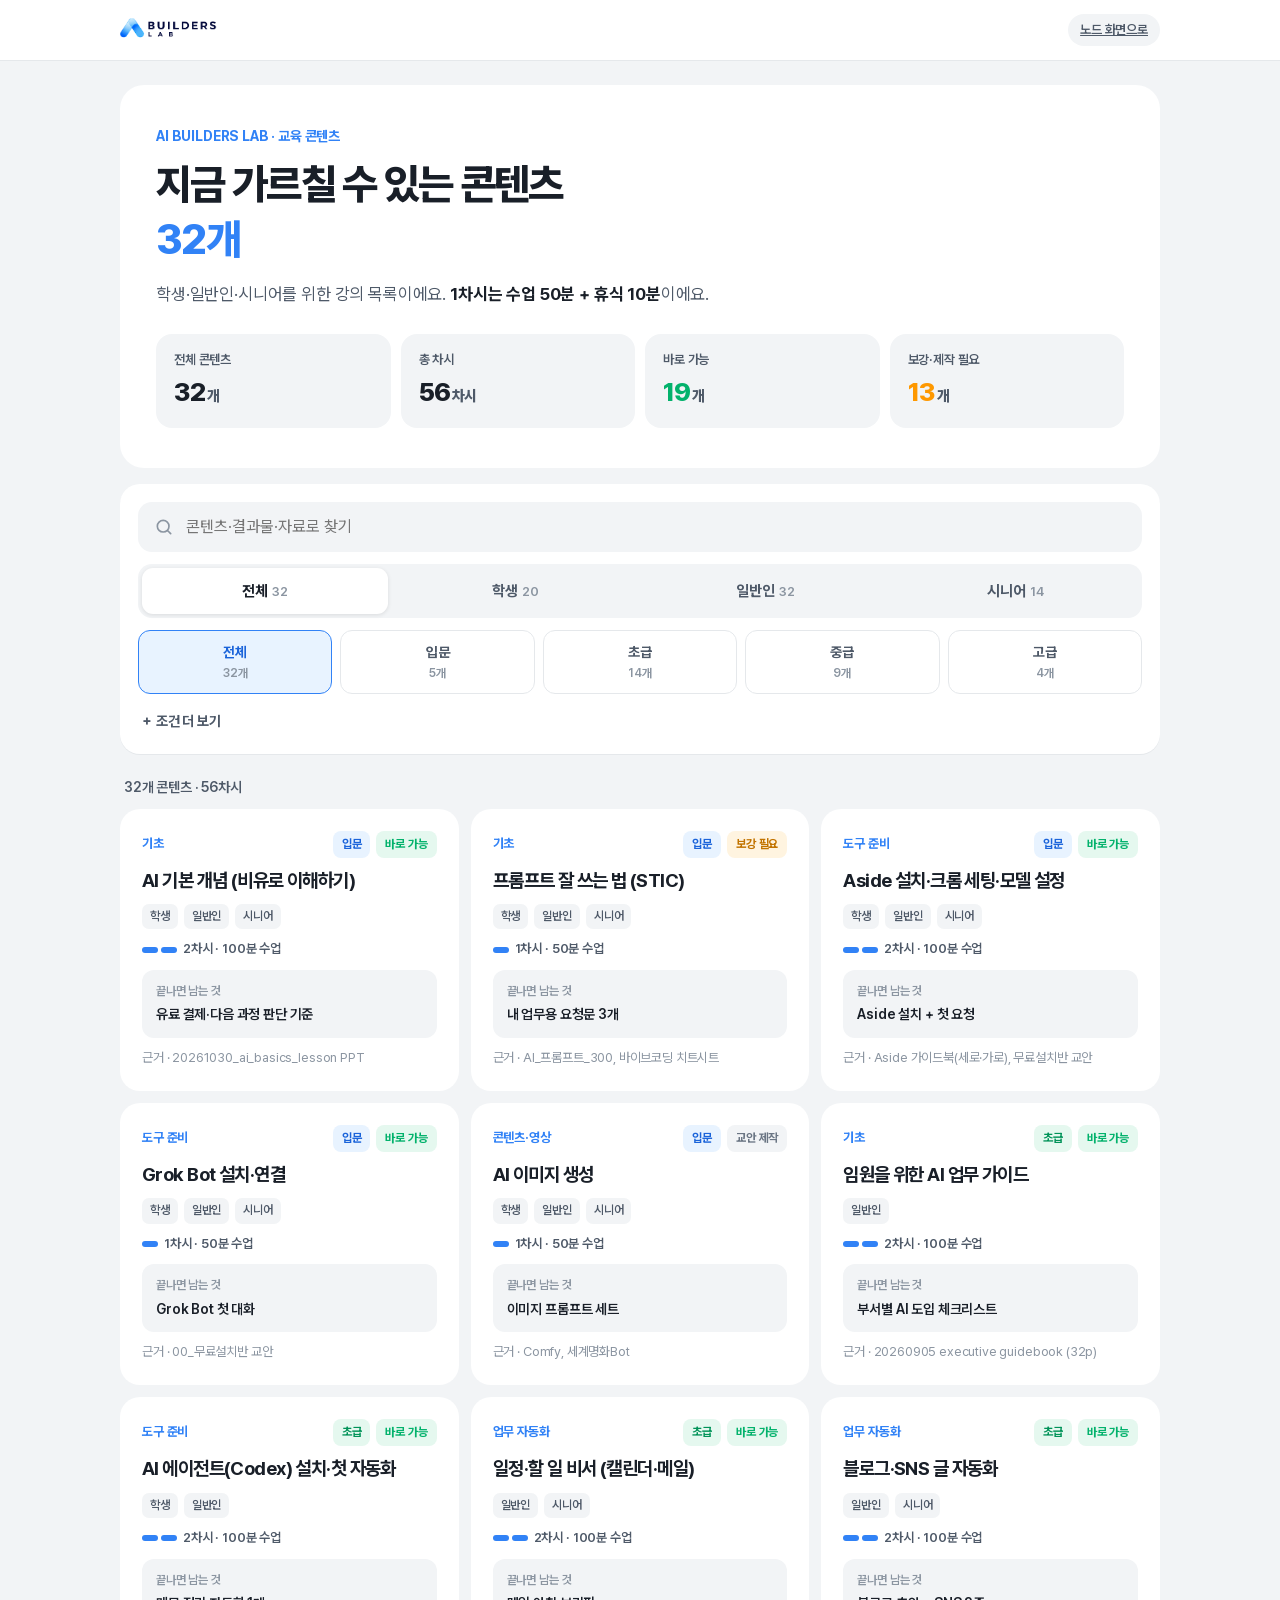
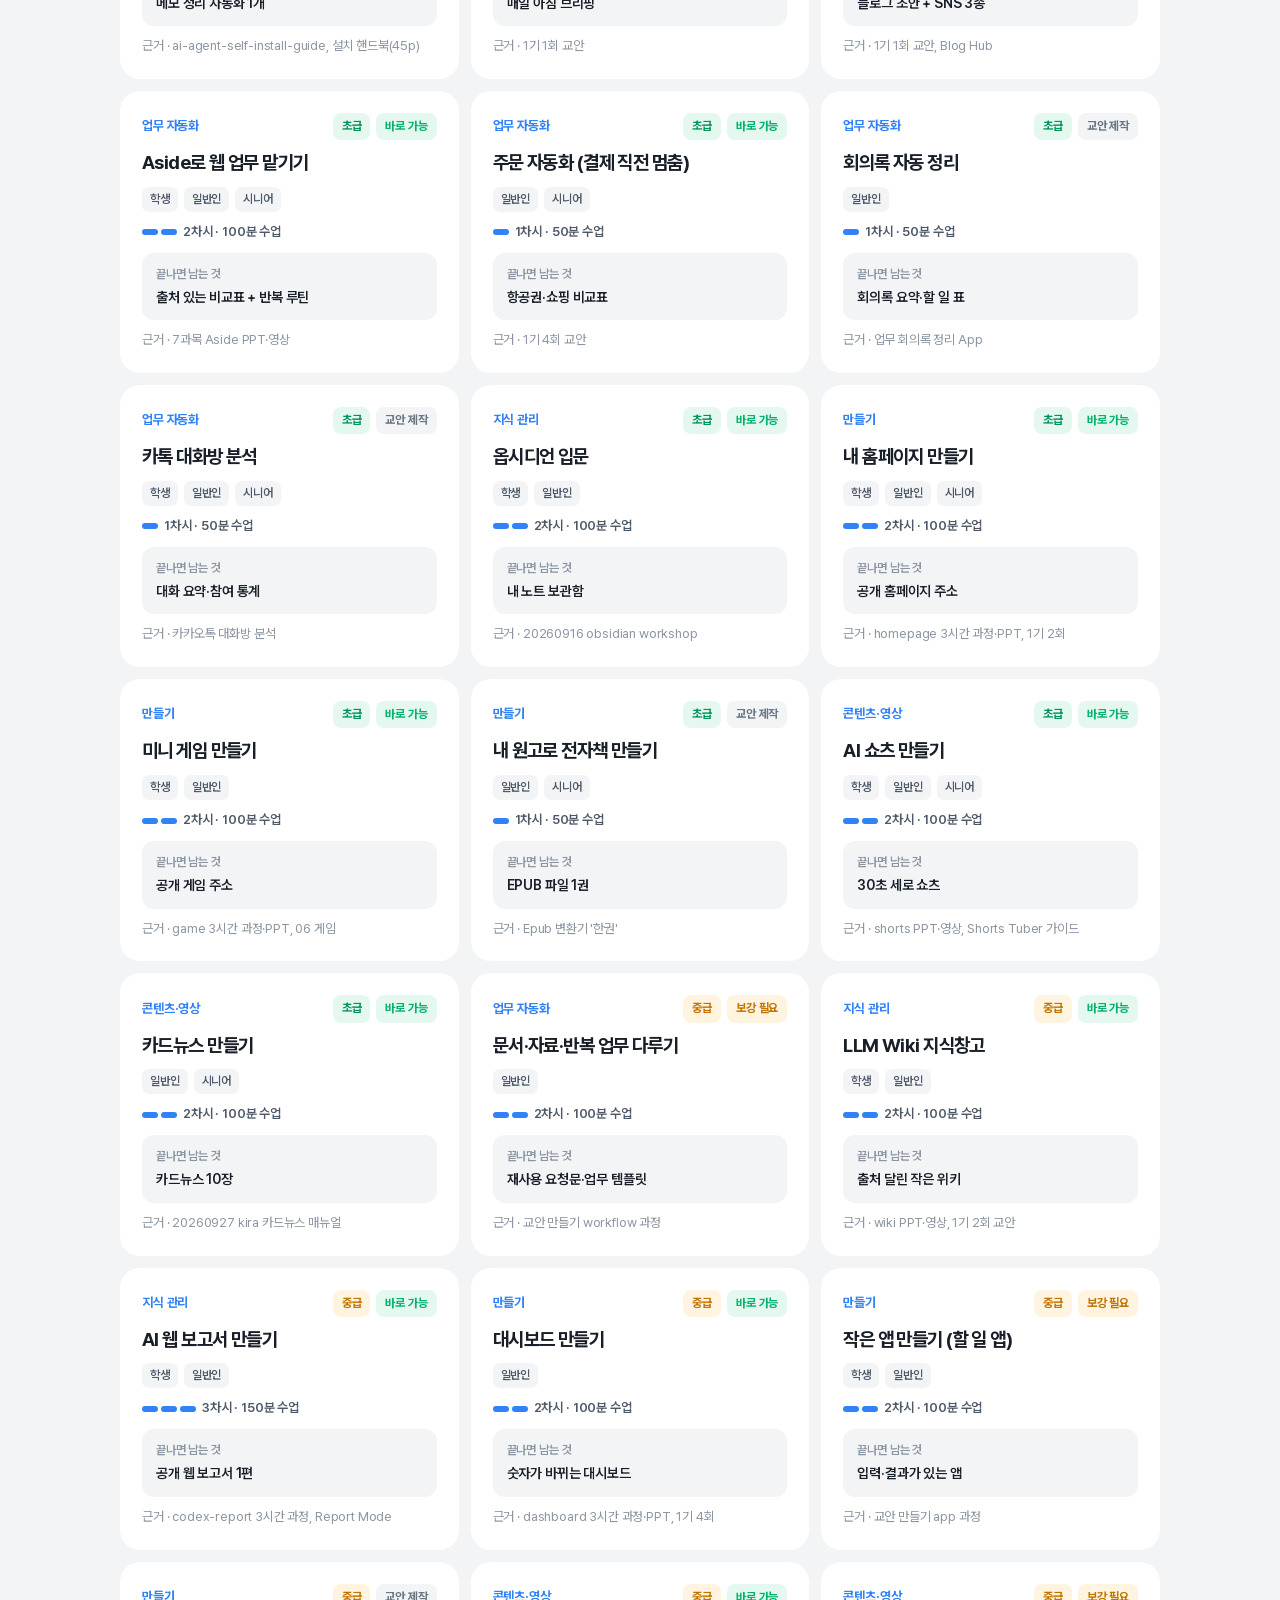
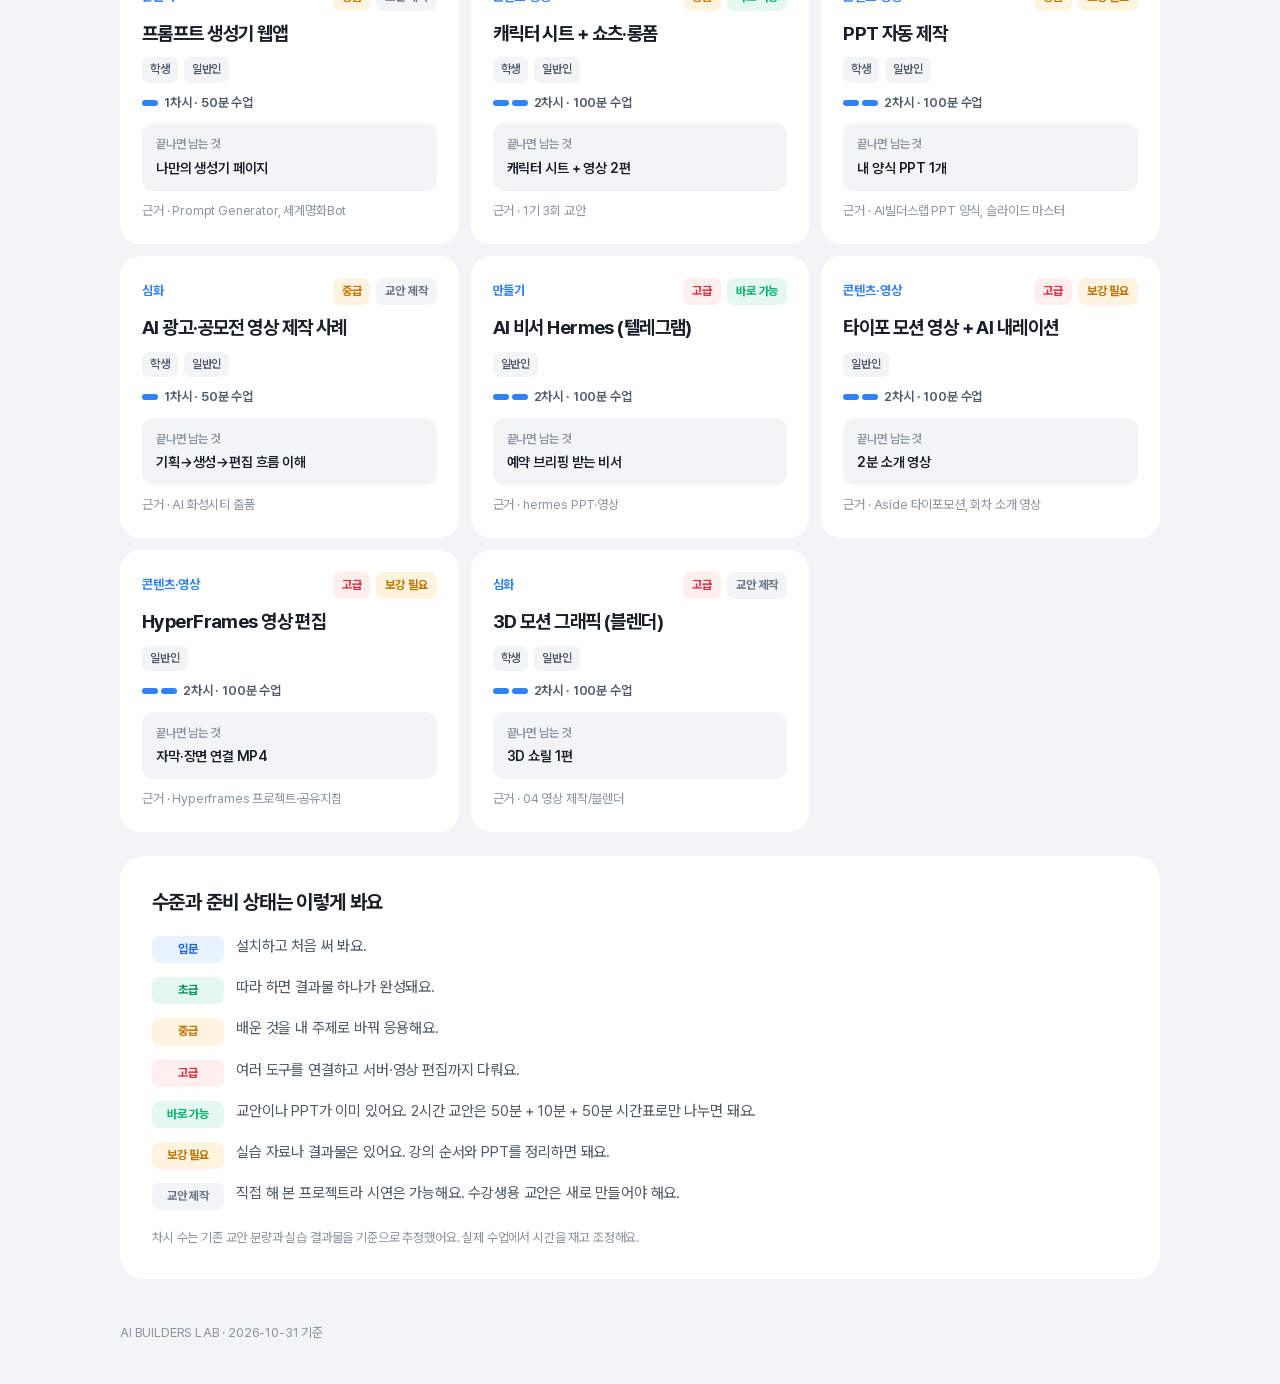
<file: list.html>
<!doctype html>
<html lang="ko">
<head>
  <meta charset="utf-8">
  <meta name="viewport" content="width=device-width,initial-scale=1">
  <title>AI빌더스랩 · 교육 가능 콘텐츠</title>
  <meta name="description" content="AI 입문 성인을 위한 AI빌더스랩 교육 콘텐츠 32개. 1차시는 수업 50분과 휴식 10분입니다.">
  <meta name="theme-color" content="#ffffff">
  <link rel="stylesheet" href="fonts/pretendard.css">
  <link rel="stylesheet" href="styles.css">
  <script src="data.js" defer></script>
  <script src="app.js" defer></script>
</head>
<body>
  <header class="top"><div class="wrap top-in">
    <img src="brand-wordmark.png" alt="AI빌더스랩" width="150" height="36">
    <a class="top-tag" href="./">노드 화면으로</a>
  </div></header>
  <main class="wrap">
    <section class="hero">
      <p class="eyebrow">AI BUILDERS LAB · 교육 콘텐츠</p>
      <h1>지금 가르칠 수 있는 콘텐츠<br><span id="hero-count">32개</span></h1>
      <p class="lede">학생·일반인·시니어를 위한 강의 목록이에요. <b>1차시는 수업 50분 + 휴식 10분</b>이에요.</p>
      <div class="stats" id="stats"></div>
    </section>

    <section class="tools" aria-label="찾기">
      <label class="search"><svg viewBox="0 0 24 24" aria-hidden="true"><circle cx="11" cy="11" r="7"/><path d="m20 20-3.5-3.5"/></svg><input id="q" type="search" placeholder="콘텐츠·결과물·자료로 찾기" aria-label="검색"></label>
      <div class="seg" id="aud-tabs" role="tablist" aria-label="대상"></div>
      <div class="lv" id="level-tabs" role="group" aria-label="수준"></div>
      <details class="more" id="more"><summary>조건 더 보기 <span id="more-count"></span></summary>
        <div class="chips" id="area-chips" role="group" aria-label="분야"></div>
        <div class="chips" id="ready-chips" role="group" aria-label="준비 상태"></div>
      </details>
    </section>

    <p class="result" id="result" role="status" aria-live="polite"></p>
    <section class="list" id="list"></section>
    <p class="empty" id="empty" hidden>조건에 맞는 콘텐츠가 없어요. 필터를 바꿔 보세요.</p>

    <section class="legend">
      <h2>수준과 준비 상태는 이렇게 봐요</h2>
      <ul>
        <li><span class="badge lvb lv1">입문</span>설치하고 처음 써 봐요.</li>
        <li><span class="badge lvb lv2">초급</span>따라 하면 결과물 하나가 완성돼요.</li>
        <li><span class="badge lvb lv3">중급</span>배운 것을 내 주제로 바꿔 응용해요.</li>
        <li><span class="badge lvb lv4">고급</span>여러 도구를 연결하고 서버·영상 편집까지 다뤄요.</li>
        <li><span class="badge ready">바로 가능</span>교안이나 PPT가 이미 있어요. 2시간 교안은 50분 + 10분 + 50분 시간표로만 나누면 돼요.</li>
        <li><span class="badge partial">보강 필요</span>실습 자료나 결과물은 있어요. 강의 순서와 PPT를 정리하면 돼요.</li>
        <li><span class="badge new">교안 제작</span>직접 해 본 프로젝트라 시연은 가능해요. 수강생용 교안은 새로 만들어야 해요.</li>
      </ul>
      <p class="note">차시 수는 기존 교안 분량과 실습 결과물을 기준으로 추정했어요. 실제 수업에서 시간을 재고 조정해요.</p>
    </section>
  </main>
  <footer class="foot"><div class="wrap">AI BUILDERS LAB · 2026-10-31 기준</div></footer>
</body>
</html>
</file>
<file: fonts/pretendard.css>
/*
Copyright (c) 2021 Kil Hyung-jin, with Reserved Font Name Pretendard.
https://github.com/orioncactus/pretendard

This Font Software is licensed under the SIL Open Font License, Version 1.1.
This license is copied below, and is also available with a FAQ at:
http://scripts.sil.org/OFL
*/
/* [0] */
@font-face {
	font-family: 'Pretendard Variable';
	font-style: normal;
	font-display: swap;
	font-weight: 45 920;
	src: url(./woff2-dynamic-subset/PretendardVariable.subset.0.woff2) format('woff2-variations');
	unicode-range: U+f9ca-fa0b, U+ff03-ff05, U+ff07, U+ff0a-ff0b, U+ff0d-ff19, U+ff1b, U+ff1d, U+ff20-ff5b, U+ff5d, U+ffe0-ffe3, U+ffe5-ffe6;
}

/* [1] */
@font-face {
	font-family: 'Pretendard Variable';
	font-style: normal;
	font-display: swap;
	font-weight: 45 920;
	src: url(./woff2-dynamic-subset/PretendardVariable.subset.1.woff2) format('woff2-variations');
	unicode-range: U+d723-d728, U+d72a-d733, U+d735-d748, U+d74a-d74f, U+d752-d753, U+d755-d757, U+d75a-d75f, U+d762-d764, U+d766-d768, U+d76a-d76b, U+d76d-d76f, U+d771-d787, U+d789-d78b, U+d78d-d78f, U+d791-d797, U+d79a, U+d79c, U+d79e-d7a3, U+f900-f909, U+f90b-f92e;
}

/* [2] */
@font-face {
	font-family: 'Pretendard Variable';
	font-style: normal;
	font-display: swap;
	font-weight: 45 920;
	src: url(./woff2-dynamic-subset/PretendardVariable.subset.2.woff2) format('woff2-variations');
	unicode-range: U+d679-d68b, U+d68e-d69e, U+d6a0, U+d6a2-d6a7, U+d6a9-d6c3, U+d6c6-d6c7, U+d6c9-d6cb, U+d6cd-d6d3, U+d6d5-d6d6, U+d6d8-d6e3, U+d6e5-d6e7, U+d6e9-d6fb, U+d6fd-d717, U+d719-d71f, U+d721-d722;
}

/* [3] */
@font-face {
	font-family: 'Pretendard Variable';
	font-style: normal;
	font-display: swap;
	font-weight: 45 920;
	src: url(./woff2-dynamic-subset/PretendardVariable.subset.3.woff2) format('woff2-variations');
	unicode-range: U+d5bc-d5c7, U+d5ca-d5cb, U+d5cd-d5cf, U+d5d1-d5d7, U+d5d9-d5da, U+d5dc, U+d5de-d5e3, U+d5e6-d5e7, U+d5e9-d5eb, U+d5ed-d5f6, U+d5f8, U+d5fa-d5ff, U+d602-d603, U+d605-d607, U+d609-d60f, U+d612-d613, U+d616-d61b, U+d61d-d637, U+d63a-d63b, U+d63d-d63f, U+d641-d647, U+d64a-d64c, U+d64e-d653, U+d656-d657, U+d659-d65b, U+d65d-d666, U+d668, U+d66a-d678;
}

/* [4] */
@font-face {
	font-family: 'Pretendard Variable';
	font-style: normal;
	font-display: swap;
	font-weight: 45 920;
	src: url(./woff2-dynamic-subset/PretendardVariable.subset.4.woff2) format('woff2-variations');
	unicode-range: U+d507, U+d509-d50b, U+d50d-d513, U+d515-d53b, U+d53e-d53f, U+d541-d543, U+d545-d54c, U+d54e, U+d550, U+d552-d557, U+d55a-d55b, U+d55d-d55f, U+d561-d564, U+d566-d567, U+d56a, U+d56c, U+d56e-d573, U+d576-d577, U+d579-d583, U+d585-d586, U+d58a-d5a4, U+d5a6-d5bb;
}

/* [5] */
@font-face {
	font-family: 'Pretendard Variable';
	font-style: normal;
	font-display: swap;
	font-weight: 45 920;
	src: url(./woff2-dynamic-subset/PretendardVariable.subset.5.woff2) format('woff2-variations');
	unicode-range: U+d464-d477, U+d47a-d47b, U+d47d-d47f, U+d481-d487, U+d489-d48a, U+d48c, U+d48e-d4e7, U+d4e9-d503, U+d505-d506;
}

/* [6] */
@font-face {
	font-family: 'Pretendard Variable';
	font-style: normal;
	font-display: swap;
	font-weight: 45 920;
	src: url(./woff2-dynamic-subset/PretendardVariable.subset.6.woff2) format('woff2-variations');
	unicode-range: U+d3bf-d3c7, U+d3ca-d3cf, U+d3d1-d3eb, U+d3ee-d3ef, U+d3f1-d3f3, U+d3f5-d3fb, U+d3fd-d400, U+d402-d45b, U+d45d-d463;
}

/* [7] */
@font-face {
	font-family: 'Pretendard Variable';
	font-style: normal;
	font-display: swap;
	font-weight: 45 920;
	src: url(./woff2-dynamic-subset/PretendardVariable.subset.7.woff2) format('woff2-variations');
	unicode-range: U+d2ff, U+d302-d304, U+d306-d30b, U+d30f, U+d311-d313, U+d315-d31b, U+d31e, U+d322-d324, U+d326-d327, U+d32a-d32b, U+d32d-d32f, U+d331-d337, U+d339-d33c, U+d33e-d37b, U+d37e-d37f, U+d381-d383, U+d385-d38b, U+d38e-d390, U+d392-d397, U+d39a-d39b, U+d39d-d39f, U+d3a1-d3a7, U+d3a9-d3aa, U+d3ac, U+d3ae-d3b3, U+d3b5-d3b7, U+d3b9-d3bb, U+d3bd-d3be;
}

/* [8] */
@font-face {
	font-family: 'Pretendard Variable';
	font-style: normal;
	font-display: swap;
	font-weight: 45 920;
	src: url(./woff2-dynamic-subset/PretendardVariable.subset.8.woff2) format('woff2-variations');
	unicode-range: U+d257-d27f, U+d281-d29b, U+d29d-d29f, U+d2a1-d2ab, U+d2ad-d2b7, U+d2ba-d2bb, U+d2bd-d2bf, U+d2c1-d2c7, U+d2c9-d2ef, U+d2f2-d2f3, U+d2f5-d2f7, U+d2f9-d2fe;
}

/* [9] */
@font-face {
	font-family: 'Pretendard Variable';
	font-style: normal;
	font-display: swap;
	font-weight: 45 920;
	src: url(./woff2-dynamic-subset/PretendardVariable.subset.9.woff2) format('woff2-variations');
	unicode-range: U+d1b4, U+d1b6-d1f3, U+d1f5-d22b, U+d22e-d22f, U+d231-d233, U+d235-d23b, U+d23d-d240, U+d242-d256;
}

/* [10] */
@font-face {
	font-family: 'Pretendard Variable';
	font-style: normal;
	font-display: swap;
	font-weight: 45 920;
	src: url(./woff2-dynamic-subset/PretendardVariable.subset.10.woff2) format('woff2-variations');
	unicode-range: U+d105-d12f, U+d132-d133, U+d135-d137, U+d139-d13f, U+d141-d142, U+d144, U+d146-d14b, U+d14e-d14f, U+d151-d153, U+d155-d15b, U+d15e-d187, U+d189-d19f, U+d1a2-d1a3, U+d1a5-d1a7, U+d1a9-d1af, U+d1b2-d1b3;
}

/* [11] */
@font-face {
	font-family: 'Pretendard Variable';
	font-style: normal;
	font-display: swap;
	font-weight: 45 920;
	src: url(./woff2-dynamic-subset/PretendardVariable.subset.11.woff2) format('woff2-variations');
	unicode-range: U+d04b-d04f, U+d051-d057, U+d059-d06b, U+d06d-d06f, U+d071-d073, U+d075-d07b, U+d07e-d0a3, U+d0a6-d0a7, U+d0a9-d0ab, U+d0ad-d0b3, U+d0b6, U+d0b8, U+d0ba-d0bf, U+d0c2-d0c3, U+d0c5-d0c7, U+d0c9-d0cf, U+d0d2, U+d0d6-d0db, U+d0de-d0df, U+d0e1-d0e3, U+d0e5-d0eb, U+d0ee-d0f0, U+d0f2-d104;
}

/* [12] */
@font-face {
	font-family: 'Pretendard Variable';
	font-style: normal;
	font-display: swap;
	font-weight: 45 920;
	src: url(./woff2-dynamic-subset/PretendardVariable.subset.12.woff2) format('woff2-variations');
	unicode-range: U+cfa2-cfc3, U+cfc5-cfdf, U+cfe2-cfe3, U+cfe5-cfe7, U+cfe9-cff4, U+cff6-cffb, U+cffd-cfff, U+d001-d003, U+d005-d017, U+d019-d033, U+d036-d037, U+d039-d03b, U+d03d-d04a;
}

/* [13] */
@font-face {
	font-family: 'Pretendard Variable';
	font-style: normal;
	font-display: swap;
	font-weight: 45 920;
	src: url(./woff2-dynamic-subset/PretendardVariable.subset.13.woff2) format('woff2-variations');
	unicode-range: U+cef0-cef3, U+cef6, U+cef9-ceff, U+cf01-cf03, U+cf05-cf07, U+cf09-cf0f, U+cf11-cf12, U+cf14-cf1b, U+cf1d-cf1f, U+cf21-cf2f, U+cf31-cf53, U+cf56-cf57, U+cf59-cf5b, U+cf5d-cf63, U+cf66, U+cf68, U+cf6a-cf6f, U+cf71-cf84, U+cf86-cf8b, U+cf8d-cfa1;
}

/* [14] */
@font-face {
	font-family: 'Pretendard Variable';
	font-style: normal;
	font-display: swap;
	font-weight: 45 920;
	src: url(./woff2-dynamic-subset/PretendardVariable.subset.14.woff2) format('woff2-variations');
	unicode-range: U+ce3c-ce57, U+ce5a-ce5b, U+ce5d-ce5f, U+ce61-ce67, U+ce6a, U+ce6c, U+ce6e-ce73, U+ce76-ce77, U+ce79-ce7b, U+ce7d-ce83, U+ce85-ce88, U+ce8a-ce8f, U+ce91-ce93, U+ce95-ce97, U+ce99-ce9f, U+cea2, U+cea4-ceab, U+cead-cee3, U+cee6-cee7, U+cee9-ceeb, U+ceed-ceef;
}

/* [15] */
@font-face {
	font-family: 'Pretendard Variable';
	font-style: normal;
	font-display: swap;
	font-weight: 45 920;
	src: url(./woff2-dynamic-subset/PretendardVariable.subset.15.woff2) format('woff2-variations');
	unicode-range: U+cd92-cd93, U+cd96-cd97, U+cd99-cd9b, U+cd9d-cda3, U+cda6-cda8, U+cdaa-cdaf, U+cdb1-cdc3, U+cdc5-cdcb, U+cdcd-cde7, U+cde9-ce03, U+ce05-ce1f, U+ce22-ce34, U+ce36-ce3b;
}

/* [16] */
@font-face {
	font-family: 'Pretendard Variable';
	font-style: normal;
	font-display: swap;
	font-weight: 45 920;
	src: url(./woff2-dynamic-subset/PretendardVariable.subset.16.woff2) format('woff2-variations');
	unicode-range: U+ccef-cd07, U+cd0a-cd0b, U+cd0d-cd1a, U+cd1c, U+cd1e-cd2b, U+cd2d-cd5b, U+cd5d-cd77, U+cd79-cd91;
}

/* [17] */
@font-face {
	font-family: 'Pretendard Variable';
	font-style: normal;
	font-display: swap;
	font-weight: 45 920;
	src: url(./woff2-dynamic-subset/PretendardVariable.subset.17.woff2) format('woff2-variations');
	unicode-range: U+cc3f-cc43, U+cc46-cc47, U+cc49-cc4b, U+cc4d-cc53, U+cc55-cc58, U+cc5a-cc5f, U+cc61-cc97, U+cc9a-cc9b, U+cc9d-cc9f, U+cca1-cca7, U+ccaa, U+ccac, U+ccae-ccb3, U+ccb6-ccb7, U+ccb9-ccbb, U+ccbd-cccf, U+ccd1-cce3, U+cce5-ccee;
}

/* [18] */
@font-face {
	font-family: 'Pretendard Variable';
	font-style: normal;
	font-display: swap;
	font-weight: 45 920;
	src: url(./woff2-dynamic-subset/PretendardVariable.subset.18.woff2) format('woff2-variations');
	unicode-range: U+cb91-cbd3, U+cbd5-cbe3, U+cbe5-cc0b, U+cc0e-cc0f, U+cc11-cc13, U+cc15-cc1b, U+cc1d-cc20, U+cc23-cc27, U+cc2a-cc2b, U+cc2d, U+cc2f, U+cc31-cc37, U+cc3a, U+cc3c;
}

/* [19] */
@font-face {
	font-family: 'Pretendard Variable';
	font-style: normal;
	font-display: swap;
	font-weight: 45 920;
	src: url(./woff2-dynamic-subset/PretendardVariable.subset.19.woff2) format('woff2-variations');
	unicode-range: U+caf4-cb47, U+cb4a-cb90;
}

/* [20] */
@font-face {
	font-family: 'Pretendard Variable';
	font-style: normal;
	font-display: swap;
	font-weight: 45 920;
	src: url(./woff2-dynamic-subset/PretendardVariable.subset.20.woff2) format('woff2-variations');
	unicode-range: U+ca4a-ca4b, U+ca4e-ca4f, U+ca51-ca53, U+ca55-ca5b, U+ca5d-ca60, U+ca62-ca83, U+ca85-cabb, U+cabe-cabf, U+cac1-cac3, U+cac5-cacb, U+cacd-cad0, U+cad2, U+cad4-cad8, U+cada-caf3;
}

/* [21] */
@font-face {
	font-family: 'Pretendard Variable';
	font-style: normal;
	font-display: swap;
	font-weight: 45 920;
	src: url(./woff2-dynamic-subset/PretendardVariable.subset.21.woff2) format('woff2-variations');
	unicode-range: U+c996-c997, U+c99a-c99c, U+c99e-c9bf, U+c9c2-c9c3, U+c9c5-c9c7, U+c9c9-c9cf, U+c9d2, U+c9d4, U+c9d7-c9d8, U+c9db, U+c9de-c9df, U+c9e1-c9e3, U+c9e5-c9e6, U+c9e8-c9eb, U+c9ee-c9f0, U+c9f2-c9f7, U+c9f9-ca0b, U+ca0d-ca28, U+ca2a-ca49;
}

/* [22] */
@font-face {
	font-family: 'Pretendard Variable';
	font-style: normal;
	font-display: swap;
	font-weight: 45 920;
	src: url(./woff2-dynamic-subset/PretendardVariable.subset.22.woff2) format('woff2-variations');
	unicode-range: U+c8e9-c8f4, U+c8f6-c8fb, U+c8fe-c8ff, U+c901-c903, U+c905-c90b, U+c90e-c910, U+c912-c917, U+c919-c92b, U+c92d-c94f, U+c951-c953, U+c955-c96b, U+c96d-c973, U+c975-c987, U+c98a-c98b, U+c98d-c98f, U+c991-c995;
}

/* [23] */
@font-face {
	font-family: 'Pretendard Variable';
	font-style: normal;
	font-display: swap;
	font-weight: 45 920;
	src: url(./woff2-dynamic-subset/PretendardVariable.subset.23.woff2) format('woff2-variations');
	unicode-range: U+c841-c84b, U+c84d-c86f, U+c872-c873, U+c875-c877, U+c879-c87f, U+c882-c884, U+c887-c88a, U+c88d-c8c3, U+c8c5-c8df, U+c8e1-c8e8;
}

/* [24] */
@font-face {
	font-family: 'Pretendard Variable';
	font-style: normal;
	font-display: swap;
	font-weight: 45 920;
	src: url(./woff2-dynamic-subset/PretendardVariable.subset.24.woff2) format('woff2-variations');
	unicode-range: U+c779-c77b, U+c77e-c782, U+c786, U+c78b, U+c78d, U+c78f, U+c792-c793, U+c795, U+c797, U+c799-c79f, U+c7a2, U+c7a7-c7ab, U+c7ae-c7bb, U+c7bd-c7c0, U+c7c2-c7c7, U+c7c9-c7dc, U+c7de-c7ff, U+c802-c803, U+c805-c807, U+c809, U+c80b-c80f, U+c812, U+c814, U+c817-c81b, U+c81e-c81f, U+c821-c823, U+c825-c82e, U+c830-c837, U+c839-c83b, U+c83d-c840;
}

/* [25] */
@font-face {
	font-family: 'Pretendard Variable';
	font-style: normal;
	font-display: swap;
	font-weight: 45 920;
	src: url(./woff2-dynamic-subset/PretendardVariable.subset.25.woff2) format('woff2-variations');
	unicode-range: U+c6bb-c6bf, U+c6c2, U+c6c4, U+c6c6-c6cb, U+c6ce-c6cf, U+c6d1-c6d3, U+c6d5-c6db, U+c6dd-c6df, U+c6e1-c6e7, U+c6e9-c6eb, U+c6ed-c6ef, U+c6f1-c6f8, U+c6fa-c703, U+c705-c707, U+c709-c70b, U+c70d-c716, U+c718, U+c71a-c71f, U+c722-c723, U+c725-c727, U+c729-c734, U+c736-c73b, U+c73e-c73f, U+c741-c743, U+c745-c74b, U+c74e-c750, U+c752-c757, U+c759-c773, U+c776-c777;
}

/* [26] */
@font-face {
	font-family: 'Pretendard Variable';
	font-style: normal;
	font-display: swap;
	font-weight: 45 920;
	src: url(./woff2-dynamic-subset/PretendardVariable.subset.26.woff2) format('woff2-variations');
	unicode-range: U+c5f5-c5fb, U+c5fe, U+c602-c605, U+c607, U+c609-c60f, U+c611-c61a, U+c61c-c623, U+c626-c627, U+c629-c62b, U+c62d, U+c62f-c632, U+c636, U+c638, U+c63a-c63f, U+c642-c643, U+c645-c647, U+c649-c652, U+c656-c65b, U+c65d-c65f, U+c661-c663, U+c665-c677, U+c679-c67b, U+c67d-c693, U+c696-c697, U+c699-c69b, U+c69d-c6a3, U+c6a6, U+c6a8, U+c6aa-c6af, U+c6b2-c6b3, U+c6b5-c6b7, U+c6b9-c6ba;
}

/* [27] */
@font-face {
	font-family: 'Pretendard Variable';
	font-style: normal;
	font-display: swap;
	font-weight: 45 920;
	src: url(./woff2-dynamic-subset/PretendardVariable.subset.27.woff2) format('woff2-variations');
	unicode-range: U+c517-c527, U+c52a-c52b, U+c52d-c52f, U+c531-c538, U+c53a, U+c53c, U+c53e-c543, U+c546-c547, U+c54b, U+c54d-c552, U+c556, U+c55a-c55b, U+c55d, U+c55f, U+c562-c563, U+c565-c567, U+c569-c56f, U+c572, U+c574, U+c576-c57b, U+c57e-c57f, U+c581-c583, U+c585-c586, U+c588-c58b, U+c58e, U+c590, U+c592-c596, U+c599-c5b3, U+c5b6-c5b7, U+c5ba, U+c5be-c5c3, U+c5ca-c5cb, U+c5cd, U+c5cf, U+c5d2-c5d3, U+c5d5-c5d7, U+c5d9-c5df, U+c5e1-c5e2, U+c5e4, U+c5e6-c5eb, U+c5ef, U+c5f1-c5f3;
}

/* [28] */
@font-face {
	font-family: 'Pretendard Variable';
	font-style: normal;
	font-display: swap;
	font-weight: 45 920;
	src: url(./woff2-dynamic-subset/PretendardVariable.subset.28.woff2) format('woff2-variations');
	unicode-range: U+c475-c4ef, U+c4f2-c4f3, U+c4f5-c4f7, U+c4f9-c4ff, U+c502-c50b, U+c50d-c516;
}

/* [29] */
@font-face {
	font-family: 'Pretendard Variable';
	font-style: normal;
	font-display: swap;
	font-weight: 45 920;
	src: url(./woff2-dynamic-subset/PretendardVariable.subset.29.woff2) format('woff2-variations');
	unicode-range: U+c3d0-c3d7, U+c3da-c3db, U+c3dd-c3de, U+c3e1-c3ec, U+c3ee-c3f3, U+c3f5-c42b, U+c42d-c463, U+c466-c474;
}

/* [30] */
@font-face {
	font-family: 'Pretendard Variable';
	font-style: normal;
	font-display: swap;
	font-weight: 45 920;
	src: url(./woff2-dynamic-subset/PretendardVariable.subset.30.woff2) format('woff2-variations');
	unicode-range: U+c32b-c367, U+c36a-c36b, U+c36d-c36f, U+c371-c377, U+c37a-c37b, U+c37e-c383, U+c385-c387, U+c389-c3cf;
}

/* [31] */
@font-face {
	font-family: 'Pretendard Variable';
	font-style: normal;
	font-display: swap;
	font-weight: 45 920;
	src: url(./woff2-dynamic-subset/PretendardVariable.subset.31.woff2) format('woff2-variations');
	unicode-range: U+c26a-c26b, U+c26d-c26f, U+c271-c273, U+c275-c27b, U+c27e-c287, U+c289-c28f, U+c291-c297, U+c299-c29a, U+c29c-c2a3, U+c2a5-c2a7, U+c2a9-c2ab, U+c2ad-c2b3, U+c2b6, U+c2b8, U+c2ba-c2bb, U+c2bd-c2db, U+c2de-c2df, U+c2e1-c2e2, U+c2e5-c2ea, U+c2ee, U+c2f0, U+c2f2-c2f5, U+c2f7, U+c2fa-c2fb, U+c2fd-c2ff, U+c301-c307, U+c309-c30c, U+c30e-c312, U+c315-c323, U+c325-c328, U+c32a;
}

/* [32] */
@font-face {
	font-family: 'Pretendard Variable';
	font-style: normal;
	font-display: swap;
	font-weight: 45 920;
	src: url(./woff2-dynamic-subset/PretendardVariable.subset.32.woff2) format('woff2-variations');
	unicode-range: U+c1bc-c1c3, U+c1c5-c1df, U+c1e1-c1fb, U+c1fd-c203, U+c205-c20c, U+c20e, U+c210-c217, U+c21a-c21b, U+c21d-c21e, U+c221-c227, U+c229-c22a, U+c22c, U+c22e, U+c230, U+c233-c24f, U+c251-c257, U+c259-c269;
}

/* [33] */
@font-face {
	font-family: 'Pretendard Variable';
	font-style: normal;
	font-display: swap;
	font-weight: 45 920;
	src: url(./woff2-dynamic-subset/PretendardVariable.subset.33.woff2) format('woff2-variations');
	unicode-range: U+c101-c11b, U+c11f, U+c121-c123, U+c125-c12b, U+c12e, U+c132-c137, U+c13a-c13b, U+c13d-c13f, U+c141-c147, U+c14a, U+c14c-c153, U+c155-c157, U+c159-c15b, U+c15d-c166, U+c169-c16f, U+c171-c177, U+c179-c18b, U+c18e-c18f, U+c191-c193, U+c195-c19b, U+c19d-c19e, U+c1a0, U+c1a2-c1a4, U+c1a6-c1bb;
}

/* [34] */
@font-face {
	font-family: 'Pretendard Variable';
	font-style: normal;
	font-display: swap;
	font-weight: 45 920;
	src: url(./woff2-dynamic-subset/PretendardVariable.subset.34.woff2) format('woff2-variations');
	unicode-range: U+c049-c057, U+c059-c05b, U+c05d-c05f, U+c061-c067, U+c069-c08f, U+c091-c0ab, U+c0ae-c0af, U+c0b1-c0b3, U+c0b5, U+c0b7-c0bb, U+c0be, U+c0c2-c0c7, U+c0ca-c0cb, U+c0cd-c0cf, U+c0d1-c0d7, U+c0d9-c0da, U+c0dc, U+c0de-c0e3, U+c0e5-c0eb, U+c0ed-c0f3, U+c0f6, U+c0f8, U+c0fa-c0ff;
}

/* [35] */
@font-face {
	font-family: 'Pretendard Variable';
	font-style: normal;
	font-display: swap;
	font-weight: 45 920;
	src: url(./woff2-dynamic-subset/PretendardVariable.subset.35.woff2) format('woff2-variations');
	unicode-range: U+bfa7-bfaf, U+bfb1-bfc4, U+bfc6-bfcb, U+bfce-bfcf, U+bfd1-bfd3, U+bfd5-bfdb, U+bfdd-c048;
}

/* [36] */
@font-face {
	font-family: 'Pretendard Variable';
	font-style: normal;
	font-display: swap;
	font-weight: 45 920;
	src: url(./woff2-dynamic-subset/PretendardVariable.subset.36.woff2) format('woff2-variations');
	unicode-range: U+bf07, U+bf09-bf3f, U+bf41-bf4f, U+bf52-bf54, U+bf56-bfa6;
}

/* [37] */
@font-face {
	font-family: 'Pretendard Variable';
	font-style: normal;
	font-display: swap;
	font-weight: 45 920;
	src: url(./woff2-dynamic-subset/PretendardVariable.subset.37.woff2) format('woff2-variations');
	unicode-range: U+be56, U+be58, U+be5c-be5f, U+be62-be63, U+be65-be67, U+be69-be74, U+be76-be7b, U+be7e-be7f, U+be81-be8e, U+be90, U+be92-bea7, U+bea9-becf, U+bed2-bed3, U+bed5-bed6, U+bed9-bee3, U+bee6-bf06;
}

/* [38] */
@font-face {
	font-family: 'Pretendard Variable';
	font-style: normal;
	font-display: swap;
	font-weight: 45 920;
	src: url(./woff2-dynamic-subset/PretendardVariable.subset.38.woff2) format('woff2-variations');
	unicode-range: U+bdb0-bdd3, U+bdd5-bdef, U+bdf1-be0b, U+be0d-be0f, U+be11-be13, U+be15-be43, U+be46-be47, U+be49-be4b, U+be4d-be53;
}

/* [39] */
@font-face {
	font-family: 'Pretendard Variable';
	font-style: normal;
	font-display: swap;
	font-weight: 45 920;
	src: url(./woff2-dynamic-subset/PretendardVariable.subset.39.woff2) format('woff2-variations');
	unicode-range: U+bd03, U+bd06, U+bd08, U+bd0a-bd0f, U+bd11-bd22, U+bd25-bd47, U+bd49-bd58, U+bd5a-bd7f, U+bd82-bd83, U+bd85-bd87, U+bd8a-bd8f, U+bd91-bd92, U+bd94, U+bd96-bd98, U+bd9a-bdaf;
}

/* [40] */
@font-face {
	font-family: 'Pretendard Variable';
	font-style: normal;
	font-display: swap;
	font-weight: 45 920;
	src: url(./woff2-dynamic-subset/PretendardVariable.subset.40.woff2) format('woff2-variations');
	unicode-range: U+bc4e-bc83, U+bc86-bc87, U+bc89-bc8b, U+bc8d-bc93, U+bc96, U+bc98, U+bc9b-bc9f, U+bca2-bca3, U+bca5-bca7, U+bca9-bcb2, U+bcb4-bcbb, U+bcbe-bcbf, U+bcc1-bcc3, U+bcc5-bccc, U+bcce-bcd0, U+bcd2-bcd4, U+bcd6-bcf3, U+bcf7, U+bcf9-bcfb, U+bcfd-bd02;
}

/* [41] */
@font-face {
	font-family: 'Pretendard Variable';
	font-style: normal;
	font-display: swap;
	font-weight: 45 920;
	src: url(./woff2-dynamic-subset/PretendardVariable.subset.41.woff2) format('woff2-variations');
	unicode-range: U+bb90-bba3, U+bba5-bbab, U+bbad-bbbf, U+bbc1-bbf7, U+bbfa-bbfb, U+bbfd-bbfe, U+bc01-bc07, U+bc09-bc0a, U+bc0e, U+bc10, U+bc12-bc13, U+bc17, U+bc19-bc1a, U+bc1e, U+bc20-bc23, U+bc26, U+bc28, U+bc2a-bc2c, U+bc2e-bc2f, U+bc32-bc33, U+bc35-bc37, U+bc39-bc3f, U+bc41-bc42, U+bc44, U+bc46-bc48, U+bc4a-bc4d;
}

/* [42] */
@font-face {
	font-family: 'Pretendard Variable';
	font-style: normal;
	font-display: swap;
	font-weight: 45 920;
	src: url(./woff2-dynamic-subset/PretendardVariable.subset.42.woff2) format('woff2-variations');
	unicode-range: U+bae6-bafb, U+bafd-bb17, U+bb19-bb33, U+bb37, U+bb39-bb3a, U+bb3d-bb43, U+bb45-bb46, U+bb48, U+bb4a-bb4f, U+bb51-bb53, U+bb55-bb57, U+bb59-bb62, U+bb64-bb8f;
}

/* [43] */
@font-face {
	font-family: 'Pretendard Variable';
	font-style: normal;
	font-display: swap;
	font-weight: 45 920;
	src: url(./woff2-dynamic-subset/PretendardVariable.subset.43.woff2) format('woff2-variations');
	unicode-range: U+ba30-ba37, U+ba3a-ba3b, U+ba3d-ba3f, U+ba41-ba47, U+ba49-ba4a, U+ba4c, U+ba4e-ba53, U+ba56-ba57, U+ba59-ba5b, U+ba5d-ba63, U+ba65-ba66, U+ba68-ba6f, U+ba71-ba73, U+ba75-ba77, U+ba79-ba84, U+ba86, U+ba88-baa7, U+baaa, U+baad-baaf, U+bab1-bab7, U+baba, U+babc, U+babe-bae5;
}

/* [44] */
@font-face {
	font-family: 'Pretendard Variable';
	font-style: normal;
	font-display: swap;
	font-weight: 45 920;
	src: url(./woff2-dynamic-subset/PretendardVariable.subset.44.woff2) format('woff2-variations');
	unicode-range: U+b96e-b973, U+b976-b977, U+b979-b97b, U+b97d-b983, U+b986, U+b988, U+b98a-b98d, U+b98f-b9ab, U+b9ae-b9af, U+b9b1-b9b3, U+b9b5-b9bb, U+b9be, U+b9c0, U+b9c2-b9c7, U+b9ca-b9cb, U+b9cd, U+b9d2-b9d7, U+b9da, U+b9dc, U+b9df-b9e0, U+b9e2, U+b9e6-b9e7, U+b9e9-b9f3, U+b9f6, U+b9f8, U+b9fb-ba2f;
}

/* [45] */
@font-face {
	font-family: 'Pretendard Variable';
	font-style: normal;
	font-display: swap;
	font-weight: 45 920;
	src: url(./woff2-dynamic-subset/PretendardVariable.subset.45.woff2) format('woff2-variations');
	unicode-range: U+b8bf-b8cb, U+b8cd-b8e0, U+b8e2-b8e7, U+b8ea-b8eb, U+b8ed-b8ef, U+b8f1-b8f7, U+b8fa, U+b8fc, U+b8fe-b903, U+b905-b917, U+b919-b91f, U+b921-b93b, U+b93d-b957, U+b95a-b95b, U+b95d-b95f, U+b961-b967, U+b969-b96c;
}

/* [46] */
@font-face {
	font-family: 'Pretendard Variable';
	font-style: normal;
	font-display: swap;
	font-weight: 45 920;
	src: url(./woff2-dynamic-subset/PretendardVariable.subset.46.woff2) format('woff2-variations');
	unicode-range: U+b80d-b80f, U+b811-b817, U+b81a, U+b81c-b823, U+b826-b827, U+b829-b82b, U+b82d-b833, U+b836, U+b83a-b83f, U+b841-b85b, U+b85e-b85f, U+b861-b863, U+b865-b86b, U+b86e, U+b870, U+b872-b8af, U+b8b1-b8be;
}

/* [47] */
@font-face {
	font-family: 'Pretendard Variable';
	font-style: normal;
	font-display: swap;
	font-weight: 45 920;
	src: url(./woff2-dynamic-subset/PretendardVariable.subset.47.woff2) format('woff2-variations');
	unicode-range: U+b74d-b75f, U+b761-b763, U+b765-b774, U+b776-b77b, U+b77e-b77f, U+b781-b783, U+b785-b78b, U+b78e, U+b792-b796, U+b79a-b79b, U+b79d-b7a7, U+b7aa, U+b7ae-b7b3, U+b7b6-b7c8, U+b7ca-b7eb, U+b7ee-b7ef, U+b7f1-b7f3, U+b7f5-b7fb, U+b7fe, U+b802-b806, U+b80a-b80b;
}

/* [48] */
@font-face {
	font-family: 'Pretendard Variable';
	font-style: normal;
	font-display: swap;
	font-weight: 45 920;
	src: url(./woff2-dynamic-subset/PretendardVariable.subset.48.woff2) format('woff2-variations');
	unicode-range: U+b6a7-b6aa, U+b6ac-b6b0, U+b6b2-b6ef, U+b6f1-b727, U+b72a-b72b, U+b72d-b72e, U+b731-b737, U+b739-b73a, U+b73c-b743, U+b745-b74c;
}

/* [49] */
@font-face {
	font-family: 'Pretendard Variable';
	font-style: normal;
	font-display: swap;
	font-weight: 45 920;
	src: url(./woff2-dynamic-subset/PretendardVariable.subset.49.woff2) format('woff2-variations');
	unicode-range: U+b605-b60f, U+b612-b617, U+b619-b624, U+b626-b69b, U+b69e-b6a3, U+b6a5-b6a6;
}

/* [50] */
@font-face {
	font-family: 'Pretendard Variable';
	font-style: normal;
	font-display: swap;
	font-weight: 45 920;
	src: url(./woff2-dynamic-subset/PretendardVariable.subset.50.woff2) format('woff2-variations');
	unicode-range: U+b55f, U+b562-b583, U+b585-b59f, U+b5a2-b5a3, U+b5a5-b5a7, U+b5a9-b5b2, U+b5b5-b5ba, U+b5bd-b604;
}

/* [51] */
@font-face {
	font-family: 'Pretendard Variable';
	font-style: normal;
	font-display: swap;
	font-weight: 45 920;
	src: url(./woff2-dynamic-subset/PretendardVariable.subset.51.woff2) format('woff2-variations');
	unicode-range: U+b4a5-b4b6, U+b4b8-b4bf, U+b4c1-b4c7, U+b4c9-b4db, U+b4de-b4df, U+b4e1-b4e2, U+b4e5-b4eb, U+b4ee, U+b4f0, U+b4f2-b513, U+b516-b517, U+b519-b51a, U+b51d-b523, U+b526, U+b528, U+b52b-b52f, U+b532-b533, U+b535-b537, U+b539-b53f, U+b541-b544, U+b546-b54b, U+b54d-b54f, U+b551-b55b, U+b55d-b55e;
}

/* [52] */
@font-face {
	font-family: 'Pretendard Variable';
	font-style: normal;
	font-display: swap;
	font-weight: 45 920;
	src: url(./woff2-dynamic-subset/PretendardVariable.subset.52.woff2) format('woff2-variations');
	unicode-range: U+b3f8-b3fb, U+b3fd-b40f, U+b411-b417, U+b419-b41b, U+b41d-b41f, U+b421-b427, U+b42a-b42b, U+b42d-b44f, U+b452-b453, U+b455-b457, U+b459-b45f, U+b462-b464, U+b466-b46b, U+b46d-b47f, U+b481-b4a3;
}

/* [53] */
@font-face {
	font-family: 'Pretendard Variable';
	font-style: normal;
	font-display: swap;
	font-weight: 45 920;
	src: url(./woff2-dynamic-subset/PretendardVariable.subset.53.woff2) format('woff2-variations');
	unicode-range: U+b342-b353, U+b356-b357, U+b359-b35b, U+b35d-b35e, U+b360-b363, U+b366, U+b368, U+b36a-b36d, U+b36f, U+b372-b373, U+b375-b377, U+b379-b37f, U+b381-b382, U+b384, U+b386-b38b, U+b38d-b3c3, U+b3c6-b3c7, U+b3c9-b3ca, U+b3cd-b3d3, U+b3d6, U+b3d8, U+b3da-b3f7;
}

/* [54] */
@font-face {
	font-family: 'Pretendard Variable';
	font-style: normal;
	font-display: swap;
	font-weight: 45 920;
	src: url(./woff2-dynamic-subset/PretendardVariable.subset.54.woff2) format('woff2-variations');
	unicode-range: U+b27c-b283, U+b285-b28f, U+b292-b293, U+b295-b297, U+b29a-b29f, U+b2a1-b2a4, U+b2a7-b2a9, U+b2ab, U+b2ad-b2c7, U+b2ca-b2cb, U+b2cd-b2cf, U+b2d1-b2d7, U+b2da, U+b2dc, U+b2de-b2e3, U+b2e7, U+b2e9-b2ea, U+b2ef-b2f3, U+b2f6, U+b2f8, U+b2fa-b2fb, U+b2fd-b2fe, U+b302-b303, U+b305-b307, U+b309-b30f, U+b312, U+b316-b31b, U+b31d-b341;
}

/* [55] */
@font-face {
	font-family: 'Pretendard Variable';
	font-style: normal;
	font-display: swap;
	font-weight: 45 920;
	src: url(./woff2-dynamic-subset/PretendardVariable.subset.55.woff2) format('woff2-variations');
	unicode-range: U+b1d6-b1e7, U+b1e9-b1fc, U+b1fe-b203, U+b206-b207, U+b209-b20b, U+b20d-b213, U+b216-b21f, U+b221-b257, U+b259-b273, U+b275-b27b;
}

/* [56] */
@font-face {
	font-family: 'Pretendard Variable';
	font-style: normal;
	font-display: swap;
	font-weight: 45 920;
	src: url(./woff2-dynamic-subset/PretendardVariable.subset.56.woff2) format('woff2-variations');
	unicode-range: U+b120-b122, U+b126-b127, U+b129-b12b, U+b12d-b133, U+b136, U+b138, U+b13a-b13f, U+b142-b143, U+b145-b14f, U+b151-b153, U+b156-b157, U+b159-b177, U+b17a-b17b, U+b17d-b17f, U+b181-b187, U+b189-b18c, U+b18e-b191, U+b195-b1a7, U+b1a9-b1cb, U+b1cd-b1d5;
}

/* [57] */
@font-face {
	font-family: 'Pretendard Variable';
	font-style: normal;
	font-display: swap;
	font-weight: 45 920;
	src: url(./woff2-dynamic-subset/PretendardVariable.subset.57.woff2) format('woff2-variations');
	unicode-range: U+b05f-b07b, U+b07e-b07f, U+b081-b083, U+b085-b08b, U+b08d-b097, U+b09b, U+b09d-b09f, U+b0a2-b0a7, U+b0aa, U+b0b0, U+b0b2, U+b0b6-b0b7, U+b0b9-b0bb, U+b0bd-b0c3, U+b0c6-b0c7, U+b0ca-b0cf, U+b0d1-b0df, U+b0e1-b0e4, U+b0e6-b107, U+b10a-b10b, U+b10d-b10f, U+b111-b112, U+b114-b117, U+b119-b11a, U+b11c-b11f;
}

/* [58] */
@font-face {
	font-family: 'Pretendard Variable';
	font-style: normal;
	font-display: swap;
	font-weight: 45 920;
	src: url(./woff2-dynamic-subset/PretendardVariable.subset.58.woff2) format('woff2-variations');
	unicode-range: U+afac-afb7, U+afba-afbb, U+afbd-afbf, U+afc1-afc6, U+afca-afcc, U+afce-afd3, U+afd5-afe7, U+afe9-afef, U+aff1-b00b, U+b00d-b00f, U+b011-b013, U+b015-b01b, U+b01d-b027, U+b029-b043, U+b045-b047, U+b049, U+b04b, U+b04d-b052, U+b055-b056, U+b058-b05c, U+b05e;
}

/* [59] */
@font-face {
	font-family: 'Pretendard Variable';
	font-style: normal;
	font-display: swap;
	font-weight: 45 920;
	src: url(./woff2-dynamic-subset/PretendardVariable.subset.59.woff2) format('woff2-variations');
	unicode-range: U+af03-af07, U+af09-af2b, U+af2e-af33, U+af35-af3b, U+af3e-af40, U+af44-af47, U+af4a-af5c, U+af5e-af63, U+af65-af7f, U+af81-afab;
}

/* [60] */
@font-face {
	font-family: 'Pretendard Variable';
	font-style: normal;
	font-display: swap;
	font-weight: 45 920;
	src: url(./woff2-dynamic-subset/PretendardVariable.subset.60.woff2) format('woff2-variations');
	unicode-range: U+ae56-ae5b, U+ae5e-ae60, U+ae62-ae64, U+ae66-ae67, U+ae69-ae6b, U+ae6d-ae83, U+ae85-aebb, U+aebf, U+aec1-aec3, U+aec5-aecb, U+aece, U+aed0, U+aed2-aed7, U+aed9-aef3, U+aef5-af02;
}

/* [61] */
@font-face {
	font-family: 'Pretendard Variable';
	font-style: normal;
	font-display: swap;
	font-weight: 45 920;
	src: url(./woff2-dynamic-subset/PretendardVariable.subset.61.woff2) format('woff2-variations');
	unicode-range: U+ad9c-ada3, U+ada5-adbf, U+adc1-adc3, U+adc5-adc7, U+adc9-add2, U+add4-addb, U+addd-addf, U+ade1-ade3, U+ade5-adf7, U+adfa-adfb, U+adfd-adff, U+ae02-ae07, U+ae0a, U+ae0c, U+ae0e-ae13, U+ae15-ae2f, U+ae31-ae33, U+ae35-ae37, U+ae39-ae3f, U+ae42, U+ae44, U+ae46-ae49, U+ae4b, U+ae4f, U+ae51-ae53, U+ae55;
}

/* [62] */
@font-face {
	font-family: 'Pretendard Variable';
	font-style: normal;
	font-display: swap;
	font-weight: 45 920;
	src: url(./woff2-dynamic-subset/PretendardVariable.subset.62.woff2) format('woff2-variations');
	unicode-range: U+ace2-ace3, U+ace5-ace6, U+ace9-acef, U+acf2, U+acf4, U+acf7-acfb, U+acfe-acff, U+ad01-ad03, U+ad05-ad0b, U+ad0d-ad10, U+ad12-ad1b, U+ad1d-ad33, U+ad35-ad48, U+ad4a-ad4f, U+ad51-ad6b, U+ad6e-ad6f, U+ad71-ad72, U+ad77-ad7c, U+ad7e, U+ad80, U+ad82-ad87, U+ad89-ad8b, U+ad8d-ad8f, U+ad91-ad9b;
}

/* [63] */
@font-face {
	font-family: 'Pretendard Variable';
	font-style: normal;
	font-display: swap;
	font-weight: 45 920;
	src: url(./woff2-dynamic-subset/PretendardVariable.subset.63.woff2) format('woff2-variations');
	unicode-range: U+ac25-ac2c, U+ac2e, U+ac30, U+ac32-ac37, U+ac39-ac3f, U+ac41-ac4c, U+ac4e-ac6f, U+ac72-ac73, U+ac75-ac76, U+ac79-ac7f, U+ac82, U+ac84-ac88, U+ac8a-ac8b, U+ac8d-ac8f, U+ac91-ac93, U+ac95-ac9b, U+ac9d-ac9e, U+aca1-aca7, U+acab, U+acad-acaf, U+acb1-acb7, U+acba-acbb, U+acbe-acc0, U+acc2-acc3, U+acc5-acdf;
}

/* [64] */
@font-face {
	font-family: 'Pretendard Variable';
	font-style: normal;
	font-display: swap;
	font-weight: 45 920;
	src: url(./woff2-dynamic-subset/PretendardVariable.subset.64.woff2) format('woff2-variations');
	unicode-range: U+99df, U+99ed, U+99f1, U+99ff, U+9a01, U+9a08, U+9a0e-9a0f, U+9a19, U+9a2b, U+9a30, U+9a36-9a37, U+9a40, U+9a43, U+9a45, U+9a4d, U+9a55, U+9a57, U+9a5a-9a5b, U+9a5f, U+9a62, U+9a65, U+9a69-9a6a, U+9aa8, U+9ab8, U+9ad3, U+9ae5, U+9aee, U+9b1a, U+9b27, U+9b2a, U+9b31, U+9b3c, U+9b41-9b45, U+9b4f, U+9b54, U+9b5a, U+9b6f, U+9b8e, U+9b91, U+9b9f, U+9bab, U+9bae, U+9bc9, U+9bd6, U+9be4, U+9be8, U+9c0d, U+9c10, U+9c12, U+9c15, U+9c25, U+9c32, U+9c3b, U+9c47, U+9c49, U+9c57, U+9ce5, U+9ce7, U+9ce9, U+9cf3-9cf4, U+9cf6, U+9d09, U+9d1b, U+9d26, U+9d28, U+9d3b, U+9d51, U+9d5d, U+9d60-9d61, U+9d6c, U+9d72, U+9da9, U+9daf, U+9db4, U+9dc4, U+9dd7, U+9df2, U+9df8-9dfa, U+9e1a, U+9e1e, U+9e75, U+9e79, U+9e7d, U+9e7f, U+9e92-9e93, U+9e97, U+9e9d, U+9e9f, U+9ea5, U+9eb4-9eb5, U+9ebb, U+9ebe, U+9ec3, U+9ecd-9ece, U+9ed4, U+9ed8, U+9edb-9edc, U+9ede, U+9ee8, U+9ef4, U+9f07-9f08, U+9f0e, U+9f13, U+9f20, U+9f3b, U+9f4a-9f4b, U+9f4e, U+9f52, U+9f5f, U+9f61, U+9f67, U+9f6a, U+9f6c, U+9f77, U+9f8d, U+9f90, U+9f95, U+9f9c, U+ac02-ac03, U+ac05-ac06, U+ac09-ac0f, U+ac17-ac18, U+ac1b, U+ac1e-ac1f, U+ac21-ac23;
}

/* [65] */
@font-face {
	font-family: 'Pretendard Variable';
	font-style: normal;
	font-display: swap;
	font-weight: 45 920;
	src: url(./woff2-dynamic-subset/PretendardVariable.subset.65.woff2) format('woff2-variations');
	unicode-range: U+338c-339c, U+339f-33a0, U+33a2-33cb, U+33cf-33d0, U+33d3, U+33d6, U+33d8, U+33db-33dd, U+4e01, U+4e03, U+4e07-4e08, U+4e11, U+4e14-4e15, U+4e18-4e19, U+4e1e, U+4e32, U+4e38-4e39, U+4e42-4e43, U+4e45, U+4e4d-4e4f, U+4e56, U+4e58-4e59, U+4e5d-4e5e, U+4e6b, U+4e6d, U+4e73, U+4e76-4e77, U+4e7e, U+4e82, U+4e86, U+4e88, U+4e8e, U+4e90-4e92, U+4e94-4e95, U+4e98, U+4e9b, U+4e9e, U+4ea1-4ea2, U+4ea4-4ea6, U+4ea8, U+4eab, U+4ead-4eae, U+4eb6, U+4ec0-4ec1, U+4ec4, U+4ec7, U+4ecb, U+4ecd, U+4ed4-4ed5, U+4ed7-4ed9, U+4edd, U+4edf, U+4ee4, U+4ef0, U+4ef2, U+4ef6-4ef7, U+4efb, U+4f01, U+4f09, U+4f0b, U+4f0d-4f11, U+4f2f, U+4f34, U+4f36, U+4f38, U+4f3a, U+4f3c-4f3d;
}

/* [66] */
@font-face {
	font-family: 'Pretendard Variable';
	font-style: normal;
	font-display: swap;
	font-weight: 45 920;
	src: url(./woff2-dynamic-subset/PretendardVariable.subset.66.woff2) format('woff2-variations');
	unicode-range: U+3136, U+3138, U+313a-3140, U+3143-3144, U+3150, U+3152, U+3154-3156, U+3158-315b, U+315d-315f, U+3162, U+3164-318c, U+318e, U+3200-321b, U+3231, U+3239, U+3251-325a, U+3260-327b, U+327e-327f, U+328a-3290, U+3294, U+329e, U+32a5, U+3380-3384, U+3388-338b;
}

/* [67] */
@font-face {
	font-family: 'Pretendard Variable';
	font-style: normal;
	font-display: swap;
	font-weight: 45 920;
	src: url(./woff2-dynamic-subset/PretendardVariable.subset.67.woff2) format('woff2-variations');
	unicode-range: U+2f7d, U+2f7f-2f8b, U+2f8e-2f90, U+2f92-2f97, U+2f99-2fa0, U+2fa2-2fa3, U+2fa5-2fa9, U+2fac-2fb1, U+2fb3-2fbc, U+2fc1-2fca, U+2fcd-2fd4, U+3003, U+3012-3019, U+301c, U+301e-3020, U+3036, U+3041, U+3043, U+3045, U+3047, U+3049, U+304e, U+3050, U+3052, U+3056, U+305a, U+305c, U+305e, U+3062, U+3065, U+306c, U+3070-307d, U+3080, U+3085, U+3087, U+308e, U+3090-3091, U+30a1, U+30a5, U+30a9, U+30ae, U+30b1-30b2, U+30b4, U+30b6, U+30bc-30be, U+30c2, U+30c5, U+30cc, U+30d2, U+30d4, U+30d8-30dd, U+30e4, U+30e6, U+30e8, U+30ee, U+30f0-30f2, U+30f4-30f6, U+3133, U+3135;
}

/* [68] */
@font-face {
	font-family: 'Pretendard Variable';
	font-style: normal;
	font-display: swap;
	font-weight: 45 920;
	src: url(./woff2-dynamic-subset/PretendardVariable.subset.68.woff2) format('woff2-variations');
	unicode-range: U+2541-254b, U+25a4-25a9, U+25b1, U+25b5, U+25b9, U+25bf, U+25c1, U+25c3, U+25c9-25ca, U+25cc, U+25ce, U+25d0-25d1, U+25e6, U+25ef, U+260f, U+261d, U+261f, U+262f, U+2660, U+2664, U+2667-2669, U+266d, U+266f, U+2716, U+271a, U+273d, U+2756, U+2776-277f, U+278a-2793, U+2963, U+2965, U+2ac5-2ac6, U+2acb-2acc, U+2f00, U+2f04, U+2f06, U+2f08, U+2f0a-2f0b, U+2f11-2f12, U+2f14, U+2f17-2f18, U+2f1c-2f1d, U+2f1f-2f20, U+2f23-2f26, U+2f28-2f29, U+2f2b, U+2f2d, U+2f2f-2f32, U+2f38, U+2f3c-2f40, U+2f42-2f4c, U+2f4f-2f52, U+2f54-2f58, U+2f5a-2f66, U+2f69-2f70, U+2f72-2f76, U+2f78, U+2f7a-2f7c;
}

/* [69] */
@font-face {
	font-family: 'Pretendard Variable';
	font-style: normal;
	font-display: swap;
	font-weight: 45 920;
	src: url(./woff2-dynamic-subset/PretendardVariable.subset.69.woff2) format('woff2-variations');
	unicode-range: U+2479-2487, U+249c-24d1, U+24d3-24d7, U+24d9-24e9, U+24eb-24f4, U+2500-2501, U+2503, U+250c-2513, U+2515-2516, U+2518-2540;
}

/* [70] */
@font-face {
	font-family: 'Pretendard Variable';
	font-style: normal;
	font-display: swap;
	font-weight: 45 920;
	src: url(./woff2-dynamic-subset/PretendardVariable.subset.70.woff2) format('woff2-variations');
	unicode-range: U+215b-215e, U+2162-2169, U+2170-2179, U+2195-2199, U+21b0-21b4, U+21bc, U+21c0, U+21c4-21c5, U+21cd, U+21cf-21d4, U+21e0-21e3, U+21e6-21e9, U+2200, U+2202-2203, U+2206-2209, U+220b-220c, U+220f, U+2211, U+2213, U+221a, U+221d-2220, U+2222, U+2225-2227, U+2229-222c, U+222e, U+2234-2237, U+223d, U+2243, U+2245, U+2248, U+2250-2253, U+225a, U+2260-2262, U+2264-2267, U+226a-226b, U+226e-2273, U+2276-2277, U+2279-227b, U+2280-2287, U+228a-228b, U+2295-2297, U+22a3-22a5, U+22bb-22bc, U+22ce-22cf, U+22da-22db, U+22ee-22ef, U+2306, U+2312, U+2314, U+2467-2478;
}

/* [71] */
@font-face {
	font-family: 'Pretendard Variable';
	font-style: normal;
	font-display: swap;
	font-weight: 45 920;
	src: url(./woff2-dynamic-subset/PretendardVariable.subset.71.woff2) format('woff2-variations');
	unicode-range: U+81-82, U+84, U+a2-a5, U+a7-a8, U+aa, U+ac, U+b1-b3, U+b6, U+b8-ba, U+bc-be, U+c0, U+c2, U+c6-cb, U+ce-d0, U+d4, U+d8-d9, U+db-dc, U+de-df, U+e6, U+eb, U+ee-f0, U+f4, U+f7-f9, U+fb, U+fe-ff, U+111, U+126-127, U+132-133, U+138, U+13f-142, U+149-14b, U+152-153, U+166-167, U+2bc, U+2c7, U+2d0, U+2d8-2d9, U+2db-2dd, U+391-394, U+396-3a1, U+3a3-3a9, U+3b2-3b6, U+3b8, U+3bc, U+3be-3c1, U+3c3-3c9, U+2010, U+2015-2016, U+2018-2019, U+201b, U+201f-2021, U+2025, U+2030, U+2033-2036, U+203c, U+203e, U+2042, U+2074, U+207a-207f, U+2081-2084, U+2109, U+2113, U+2116, U+2121, U+2126, U+212b, U+2153-2154;
}

/* [72] */
@font-face {
	font-family: 'Pretendard Variable';
	font-style: normal;
	font-display: swap;
	font-weight: 45 920;
	src: url(./woff2-dynamic-subset/PretendardVariable.subset.72.woff2) format('woff2-variations');
	unicode-range: U+e8, U+2da, U+2160, U+2194, U+3054, U+3058, U+306d, U+3086, U+308d, U+30ac, U+30bb, U+30c4, U+30cd-30ce, U+30e2, U+3132, U+3146, U+3149, U+339d, U+4e3b, U+4f0a, U+4fdd, U+4fe1, U+5409, U+540c, U+5834, U+592a-592b, U+5b9a, U+5dde, U+5e0c, U+5e73, U+5f0f, U+60f3, U+653f, U+661f, U+662f, U+667a, U+683c, U+6b4c, U+6c11, U+767c, U+76ee, U+76f4, U+77f3, U+79d1, U+7a7a, U+7b2c, U+7d22, U+8207, U+8a00, U+8a71, U+9280, U+9580, U+958b, U+96c6, U+9762, U+98df, U+9ed1, U+ac2d, U+adc8, U+add3, U+af48, U+b014, U+b134-b135, U+b158, U+b2aa, U+b35f, U+b6a4, U+b9cf, U+bb63, U+bd23, U+be91, U+c29b, U+c3f4, U+c42c, U+c55c, U+c573, U+c58f, U+c78c, U+c7dd, U+c8f5, U+cad1, U+cc48, U+cf10, U+cf20, U+d03c, U+d07d, U+d2a0, U+d30e, U+d38d, U+d3a8, U+d3c8, U+d5e5, U+d5f9, U+d6e4, U+f90a, U+ff02, U+ff1c;
}

/* [73] */
@font-face {
	font-family: 'Pretendard Variable';
	font-style: normal;
	font-display: swap;
	font-weight: 45 920;
	src: url(./woff2-dynamic-subset/PretendardVariable.subset.73.woff2) format('woff2-variations');
	unicode-range: U+3b1, U+2466, U+25a1, U+25a3, U+261c, U+3008-3009, U+305b, U+305d, U+3069, U+30a7, U+30ba, U+30cf, U+30ef, U+3151, U+3157, U+4e4b, U+4e5f, U+4e8c, U+4eca, U+4ed6, U+4f5b, U+50cf, U+5149, U+5165, U+5171, U+5229, U+529b, U+5316, U+539f, U+53f2, U+571f, U+5728, U+58eb, U+591c, U+5b78, U+5c11, U+5c55, U+5ddd, U+5e02, U+5fb7, U+60c5, U+610f, U+611f, U+6625, U+66f8, U+6797, U+679c, U+682a, U+6d2a, U+706b, U+7406, U+767b, U+76f8, U+77e5, U+7acb, U+898b, U+8a69, U+8def, U+8fd1, U+901a, U+90e8, U+91cd, U+975e, U+ae14, U+ae6c, U+aec0, U+afc7, U+afc9, U+b01c, U+b028, U+b308, U+b311, U+b314, U+b31c, U+b524, U+b560, U+b764, U+b920, U+b9e3, U+bd48, U+be7d, U+c0db, U+c231, U+c270, U+c2e3, U+c37d, U+c3ed, U+c530, U+c6a5, U+c6dc, U+c7a4, U+c954, U+c974, U+d000, U+d565, U+d667, U+d6c5, U+d79d, U+ff1e;
}

/* [74] */
@font-face {
	font-family: 'Pretendard Variable';
	font-style: normal;
	font-display: swap;
	font-weight: 45 920;
	src: url(./woff2-dynamic-subset/PretendardVariable.subset.74.woff2) format('woff2-variations');
	unicode-range: U+131, U+2032, U+2465, U+2642, U+3048, U+3051, U+3083-3084, U+308f, U+30c0, U+30d1, U+30d3, U+30d6, U+30df, U+30e7, U+3153, U+4e16, U+4e8b, U+4ee5, U+5206, U+52a0, U+52d5, U+53e4, U+53ef, U+54c1, U+57ce, U+597d, U+5b8c, U+5ea6, U+5f8c, U+5f97, U+6210, U+6240, U+624b, U+6728, U+6bd4, U+7236, U+7269, U+7279, U+738b, U+7528, U+7530, U+767e, U+798f, U+8005, U+8a18, U+90fd, U+91cc, U+9577, U+9593, U+98a8, U+ac20, U+acf6, U+ad90, U+af5d, U+af80, U+afcd, U+aff0, U+b0a1, U+b0b5, U+b1fd, U+b2fc, U+b380, U+b51b, U+b584, U+b5b3, U+b8fd, U+b93c, U+b9f4, U+bb44, U+bc08, U+bc27, U+bc49, U+be55, U+be64, U+bfb0, U+bfc5, U+c178, U+c21f, U+c314, U+c4f1, U+c58d, U+c664, U+c698, U+c6a7, U+c6c1, U+c9ed, U+cac0, U+cacc, U+cad9, U+ccb5, U+cdcc, U+d0e4, U+d143, U+d320, U+d330, U+d54d, U+ff06, U+ff1f, U+ff5e;
}

/* [75] */
@font-face {
	font-family: 'Pretendard Variable';
	font-style: normal;
	font-display: swap;
	font-weight: 45 920;
	src: url(./woff2-dynamic-subset/PretendardVariable.subset.75.woff2) format('woff2-variations');
	unicode-range: U+b4, U+20a9, U+20ac, U+2190, U+24d8, U+2502, U+2514, U+2592, U+25c7-25c8, U+2663, U+3060, U+3064, U+3081, U+3088, U+30a3, U+30a6, U+30aa, U+30b5, U+30c7, U+30ca-30cb, U+30d0, U+30e3, U+30e5, U+339e, U+4e09, U+4eac, U+4f5c, U+5167-5168, U+516c, U+51fa, U+5408, U+540d, U+591a, U+5b57, U+6211, U+65b9, U+660e, U+6642, U+6700, U+6b63, U+6e2f, U+7063, U+7532, U+793e, U+81ea, U+8272, U+82b1, U+897f, U+8eca, U+91ce, U+ac38, U+ad76, U+ae84, U+aecc, U+b07d, U+b0b1, U+b215, U+b2a0, U+b310, U+b3d7, U+b52a, U+b618, U+b775, U+b797, U+bcd5, U+bd59, U+be80, U+bea8, U+bed1, U+bee4-bee5, U+c060, U+c2ef, U+c329, U+c3dc, U+c597, U+c5bd, U+c5e5, U+c69c, U+c9d6, U+ca29, U+ca5c, U+ca84, U+cc39, U+cc3b, U+ce89, U+cee5, U+cf65, U+cf85, U+d058, U+d145, U+d22d, U+d325, U+d37d, U+d3ad, U+d769, U+ff0c;
}

/* [76] */
@font-face {
	font-family: 'Pretendard Variable';
	font-style: normal;
	font-display: swap;
	font-weight: 45 920;
	src: url(./woff2-dynamic-subset/PretendardVariable.subset.76.woff2) format('woff2-variations');
	unicode-range: U+2161, U+2228, U+2299, U+2464, U+2517, U+2640, U+3042, U+304a, U+3053, U+3061, U+307f, U+3082, U+308c, U+3092, U+30a8, U+30ab, U+30ad, U+30b0, U+30b3, U+30b7, U+30c1, U+30c6, U+30c9, U+30d5, U+30d7, U+30de, U+30e0-30e1, U+30ec-30ed, U+4e0b, U+4e0d, U+4ee3, U+53f0, U+548c, U+5b89, U+5bb6, U+5c0f, U+611b, U+6771, U+6aa2, U+6bcd, U+6c34, U+6cd5, U+6d77, U+767d, U+795e, U+8ecd, U+9999, U+9ad8, U+ac07, U+ac1a, U+ac40, U+ad0c, U+ad88, U+ada4, U+ae01, U+ae65, U+aebd, U+aec4, U+afe8, U+b139, U+b205, U+b383, U+b38c, U+b42c, U+b461, U+b55c, U+b78f, U+b8fb, U+b9f7, U+bafc, U+bc99, U+bed8, U+bfcd, U+c0bf, U+c0f9, U+c167, U+c204, U+c20f, U+c22f, U+c258, U+c298, U+c2bc, U+c388, U+c501, U+c50c, U+c5b9, U+c5ce, U+c641, U+c648, U+c73d, U+ca50, U+ca61, U+cc4c, U+ceac, U+d0d4, U+d5f7, U+d6d7, U+ff1a;
}

/* [77] */
@font-face {
	font-family: 'Pretendard Variable';
	font-style: normal;
	font-display: swap;
	font-weight: 45 920;
	src: url(./woff2-dynamic-subset/PretendardVariable.subset.77.woff2) format('woff2-variations');
	unicode-range: U+2103, U+2463, U+25c6, U+25cb, U+266c, U+3001, U+300a, U+3046, U+304c-304d, U+304f, U+3055, U+3059, U+3063, U+3066-3068, U+306f, U+3089, U+30b8, U+30bf, U+314f, U+4e0a, U+570b, U+5730, U+5916, U+5929, U+5c71, U+5e74, U+5fc3, U+601d, U+6027, U+63d0, U+6709, U+6734, U+751f, U+7684, U+82f1, U+9053, U+91d1, U+97f3, U+ac2f, U+ac4d, U+adc4, U+ade4, U+ae41, U+ae4d-ae4e, U+aed1, U+afb9, U+b0e0, U+b299, U+b365, U+b46c, U+b480, U+b4c8, U+b7b4, U+b819, U+b918, U+baab, U+bab9, U+be8f, U+bed7, U+c0ec, U+c19f, U+c1a5, U+c3d9, U+c464, U+c53d, U+c553, U+c570, U+c5cc, U+c633, U+c6a4, U+c7a3, U+c7a6, U+c886, U+c9d9-c9da, U+c9ec, U+ca0c, U+cc21, U+cd1b, U+cd78, U+cdc4, U+cef8, U+cfe4, U+d0a5, U+d0b5, U+d0ec, U+d15d, U+d188, U+d23c, U+d2ac, U+d729, U+d79b, U+ff01, U+ff08-ff09, U+ff5c;
}

/* [78] */
@font-face {
	font-family: 'Pretendard Variable';
	font-style: normal;
	font-display: swap;
	font-weight: 45 920;
	src: url(./woff2-dynamic-subset/PretendardVariable.subset.78.woff2) format('woff2-variations');
	unicode-range: U+2039-203a, U+223c, U+25b3, U+25b7, U+25bd, U+25cf, U+266a, U+3002, U+300b, U+304b, U+3057, U+305f, U+306a-306b, U+307e, U+308a-308b, U+3093, U+30a2, U+30af, U+30b9, U+30c3, U+30c8, U+30e9-30eb, U+33a1, U+4e00, U+524d, U+5357, U+5b50, U+7121, U+884c, U+9751, U+ac94, U+aebe, U+aecd, U+af08, U+af41, U+af49, U+b010, U+b053, U+b109, U+b11b, U+b128, U+b154, U+b291, U+b2e6, U+b301, U+b385, U+b525, U+b5b4, U+b729, U+b72f, U+b738, U+b7ff, U+b837, U+b975, U+ba67, U+bb47, U+bc1f, U+bd90, U+bfd4, U+c27c, U+c324, U+c379, U+c3e0, U+c465, U+c53b, U+c58c, U+c610, U+c653, U+c6cd, U+c813, U+c82f, U+c999, U+c9e0, U+cac4, U+cad3, U+cbd4, U+cc10, U+cc22, U+ccb8, U+ccbc, U+cda5, U+ce84, U+cea3, U+cf67, U+cfe1, U+d241, U+d30d, U+d31c, U+d391, U+d401, U+d479, U+d5c9, U+d5db, U+d649, U+d6d4;
}

/* [79] */
@font-face {
	font-family: 'Pretendard Variable';
	font-style: normal;
	font-display: swap;
	font-weight: 45 920;
	src: url(./woff2-dynamic-subset/PretendardVariable.subset.79.woff2) format('woff2-variations');
	unicode-range: U+b0, U+e9, U+2193, U+2462, U+260e, U+261e, U+300e-300f, U+3044, U+30a4, U+30fb-30fc, U+314d, U+5973, U+6545, U+6708, U+7537, U+ac89, U+ac9c, U+acc1, U+ad04, U+ad75, U+ad7d, U+ae45, U+ae61, U+af42, U+b0ab, U+b0af, U+b0b3, U+b12c, U+b194, U+b1a8, U+b220, U+b258, U+b284, U+b2ff, U+b315, U+b371, U+b3d4-b3d5, U+b460, U+b527, U+b534, U+b810, U+b818, U+b98e, U+ba55, U+bbac, U+bc0b, U+bc40, U+bca1, U+bccd, U+bd93, U+be54, U+be5a, U+bf08, U+bf50, U+bf55, U+bfdc, U+c0c0, U+c0d0, U+c0f4, U+c100, U+c11e, U+c170, U+c20d, U+c274, U+c290, U+c308, U+c369, U+c539, U+c587, U+c5ff, U+c6ec, U+c70c, U+c7ad, U+c7c8, U+c83c, U+c881, U+cb48, U+cc60, U+ce69, U+ce6b, U+ce75, U+cf04, U+cf08, U+cf55, U+cf70, U+cffc, U+d0b7, U+d1a8, U+d2c8, U+d384, U+d47c, U+d48b, U+d5dd, U+d5e8, U+d720, U+d759, U+f981;
}

/* [80] */
@font-face {
	font-family: 'Pretendard Variable';
	font-style: normal;
	font-display: swap;
	font-weight: 45 920;
	src: url(./woff2-dynamic-subset/PretendardVariable.subset.80.woff2) format('woff2-variations');
	unicode-range: U+e0, U+e2, U+395, U+3b7, U+3ba, U+2460-2461, U+25a0, U+3010-3011, U+306e, U+30f3, U+314a, U+314c, U+5927, U+65b0, U+7e41, U+97d3, U+9ad4, U+ad49, U+ae0b, U+ae0d, U+ae43, U+ae5d, U+aecf, U+af3c, U+af64, U+afd4, U+b080, U+b084, U+b0c5, U+b10c, U+b1e8, U+b2ac, U+b36e, U+b451, U+b515, U+b540, U+b561, U+b6ab, U+b6b1, U+b72c, U+b730, U+b744, U+b800, U+b8ec, U+b8f0, U+b904, U+b968, U+b96d, U+b987, U+b9d9, U+bb36, U+bb49, U+bc2d, U+bc43, U+bcf6, U+bd89, U+be57, U+be61, U+bed4, U+c090, U+c130, U+c148, U+c19c, U+c2f9, U+c36c, U+c37c, U+c384, U+c3df, U+c575, U+c584, U+c660, U+c719, U+c816, U+ca4d, U+ca54, U+cabc, U+cb49, U+cc14, U+cff5, U+d004, U+d038, U+d0b4, U+d0d3, U+d0e0, U+d0ed, U+d131, U+d1b0, U+d31f, U+d33d, U+d3a0, U+d3ab, U+d514, U+d584, U+d6a1, U+d6cc, U+d749, U+d760, U+d799;
}

/* [81] */
@font-face {
	font-family: 'Pretendard Variable';
	font-style: normal;
	font-display: swap;
	font-weight: 45 920;
	src: url(./woff2-dynamic-subset/PretendardVariable.subset.81.woff2) format('woff2-variations');
	unicode-range: U+24, U+60, U+3b9, U+3bb, U+3bd, U+2191, U+2606, U+300c-300d, U+3131, U+3134, U+3139, U+3141-3142, U+3148, U+3161, U+3163, U+321c, U+4eba, U+5317, U+ac31, U+ac77, U+ac9f, U+acb9, U+acf0-acf1, U+acfd, U+ad73, U+af3d, U+b00c, U+b04a, U+b057, U+b0c4, U+b188, U+b1cc, U+b214, U+b2db, U+b2ee, U+b304, U+b4ed, U+b518, U+b5bc, U+b625, U+b69c-b69d, U+b7ac, U+b801, U+b86c, U+b959, U+b95c, U+b985, U+ba48, U+bb58, U+bc0c, U+bc38, U+bc85, U+bc9a, U+bf40, U+c068, U+c0bd, U+c0cc, U+c12f, U+c149, U+c1e0, U+c22b, U+c22d, U+c250, U+c2fc, U+c300, U+c313, U+c370, U+c3d8, U+c557, U+c580, U+c5e3, U+c62e, U+c634, U+c6f0, U+c74d, U+c783, U+c78e, U+c796, U+c7bc, U+c92c, U+ca4c, U+cc1c, U+cc54, U+cc59, U+ce04, U+cf30, U+cfc4, U+d140, U+d321, U+d38c, U+d399, U+d54f, U+d587, U+d5d0, U+d6e8, U+d770;
}

/* [82] */
@font-face {
	font-family: 'Pretendard Variable';
	font-style: normal;
	font-display: swap;
	font-weight: 45 920;
	src: url(./woff2-dynamic-subset/PretendardVariable.subset.82.woff2) format('woff2-variations');
	unicode-range: U+d7, U+ea, U+fc, U+2192, U+25bc, U+3000, U+3137, U+3145, U+315c, U+7f8e, U+ac13, U+ac71, U+ac90, U+acb8, U+ace7, U+ad7f, U+ae50, U+aef4, U+af34, U+afbc, U+b048, U+b09a, U+b0ad, U+b0bc, U+b113, U+b125, U+b141, U+b20c, U+b2d9, U+b2ed, U+b367, U+b369, U+b374, U+b3cb, U+b4ec, U+b611, U+b760, U+b81b, U+b834, U+b8b0, U+b8e1, U+b989, U+b9d1, U+b9e1, U+b9fa, U+ba4d, U+ba78, U+bb35, U+bb54, U+bbf9, U+bc11, U+bcb3, U+bd05, U+bd95, U+bdd4, U+be10, U+bed0, U+bf51, U+c0d8, U+c232, U+c2b7, U+c2eb, U+c378, U+c500, U+c52c, U+c549, U+c568, U+c598, U+c5c9, U+c61b, U+c639, U+c67c, U+c717, U+c78a, U+c80a, U+c90c-c90d, U+c950, U+c9e7, U+cbe4, U+cca9, U+cce4, U+cdb0, U+ce78, U+ce94, U+ce98, U+cf8c, U+d018, U+d034, U+d0f1, U+d1b1, U+d280, U+d2f8, U+d338, U+d380, U+d3b4, U+d610, U+d69f, U+d6fc, U+d758;
}

/* [83] */
@font-face {
	font-family: 'Pretendard Variable';
	font-style: normal;
	font-display: swap;
	font-weight: 45 920;
	src: url(./woff2-dynamic-subset/PretendardVariable.subset.83.woff2) format('woff2-variations');
	unicode-range: U+e7, U+2022, U+203b, U+25c0, U+2605, U+2661, U+3147, U+318d, U+672c, U+8a9e, U+acaa, U+acbc, U+ad1c, U+ae4a, U+ae5c, U+b044, U+b054, U+b0c8-b0c9, U+b2a6, U+b2d0, U+b35c, U+b364, U+b428, U+b454, U+b465, U+b4b7, U+b4e3, U+b51c, U+b5a1, U+b784, U+b790, U+b7ab, U+b7f4, U+b82c, U+b835, U+b8e9, U+b8f8, U+b9d8, U+b9f9, U+ba5c, U+ba64, U+babd, U+bb18, U+bb3b, U+bbff, U+bc0d, U+bc45, U+bc97, U+bcbc, U+be45, U+be75, U+be7c, U+bfcc, U+c0b6, U+c0f7, U+c14b, U+c2b4, U+c30d, U+c4f8, U+c5bb, U+c5d1, U+c5e0, U+c5ee, U+c5fd, U+c606, U+c6c5, U+c6e0, U+c708, U+c81d, U+c820, U+c824, U+c878, U+c918, U+c96c, U+c9e4, U+c9f1, U+cc2e, U+cd09, U+cea1, U+cef5, U+cef7, U+cf64, U+cf69, U+cfe8, U+d035, U+d0ac, U+d230, U+d234, U+d2f4, U+d31d, U+d575, U+d578, U+d608, U+d614, U+d718, U+d751, U+d761, U+d78c, U+d790;
}

/* [84] */
@font-face {
	font-family: 'Pretendard Variable';
	font-style: normal;
	font-display: swap;
	font-weight: 45 920;
	src: url(./woff2-dynamic-subset/PretendardVariable.subset.84.woff2) format('woff2-variations');
	unicode-range: U+2665, U+3160, U+4e2d, U+6587, U+65e5, U+ac12, U+ac14, U+ac16, U+ac81, U+ad34, U+ade0, U+ae54, U+aebc, U+af2c, U+afc0, U+afc8, U+b04c, U+b08c, U+b099, U+b0a9, U+b0ac, U+b0ae, U+b0b8, U+b123, U+b179, U+b2e5, U+b2f7, U+b4c0, U+b531, U+b538, U+b545, U+b550, U+b5a8, U+b6f0, U+b728, U+b73b, U+b7ad, U+b7ed, U+b809, U+b864, U+b86d, U+b871, U+b9bf, U+b9f5, U+ba40, U+ba4b, U+ba58, U+ba87, U+baac, U+bbc0, U+bc16, U+bc34, U+bd07, U+bd99, U+be59, U+bfd0, U+c058, U+c0e4, U+c0f5, U+c12d, U+c139, U+c228, U+c529, U+c5c7, U+c635, U+c637, U+c735, U+c77d, U+c787, U+c789, U+c8c4, U+c989, U+c98c, U+c9d0, U+c9d3, U+cc0c, U+cc99, U+cd0c, U+cd2c, U+cd98, U+cda4, U+ce59, U+ce60, U+ce6d, U+cea0, U+d0d0-d0d1, U+d0d5, U+d14d, U+d1a4, U+d29c, U+d2f1, U+d301, U+d39c, U+d3bc, U+d4e8, U+d540, U+d5ec, U+d640, U+d750;
}

/* [85] */
@font-face {
	font-family: 'Pretendard Variable';
	font-style: normal;
	font-display: swap;
	font-weight: 45 920;
	src: url(./woff2-dynamic-subset/PretendardVariable.subset.85.woff2) format('woff2-variations');
	unicode-range: U+5e, U+25b2, U+25b6, U+314e, U+ac24, U+ace1, U+ace4, U+ae68, U+af2d, U+b0d0, U+b0e5, U+b150, U+b155, U+b193, U+b2c9, U+b2dd, U+b3c8, U+b3fc, U+b410, U+b458, U+b4dd, U+b5a0, U+b5a4, U+b5bb, U+b7b5, U+b838, U+b840, U+b86f, U+b8f9, U+b960, U+b9e5, U+bab8, U+bb50, U+bc1d, U+bc24-bc25, U+bca8, U+bcbd, U+bd04, U+bd10, U+bd24, U+be48, U+be5b, U+be68, U+c05c, U+c12c, U+c140, U+c15c, U+c168, U+c194, U+c219, U+c27d, U+c2a8, U+c2f1, U+c2f8, U+c368, U+c554-c555, U+c559, U+c564, U+c5d8, U+c5fc, U+c625, U+c65c, U+c6b1, U+c728, U+c794, U+c84c, U+c88c, U+c8e0, U+c8fd, U+c998, U+c9dd, U+cc0d, U+cc30, U+ceec, U+cf13, U+cf1c, U+cf5c, U+d050, U+d07c, U+d0a8, U+d134, U+d138, U+d154, U+d1f4, U+d2bc, U+d329, U+d32c, U+d3d0, U+d3f4, U+d3fc, U+d56b, U+d5cc, U+d600-d601, U+d639, U+d6c8, U+d754, U+d765;
}

/* [86] */
@font-face {
	font-family: 'Pretendard Variable';
	font-style: normal;
	font-display: swap;
	font-weight: 45 920;
	src: url(./woff2-dynamic-subset/PretendardVariable.subset.86.woff2) format('woff2-variations');
	unicode-range: U+3c-3d, U+2026, U+24d2, U+314b, U+ac11, U+acf3, U+ad74, U+ad81, U+adf9, U+ae34, U+af43, U+afb8, U+b05d, U+b07c, U+b110, U+b118, U+b17c, U+b180, U+b18d, U+b192, U+b2cc, U+b355, U+b378, U+b4a4, U+b4ef, U+b78d, U+b799, U+b7a9, U+b7fd, U+b807, U+b80c, U+b839, U+b9b4, U+b9db, U+ba3c, U+bab0, U+bba4, U+bc94, U+be4c, U+c154, U+c1c4, U+c26c, U+c2ac, U+c2ed, U+c4f4, U+c55e, U+c561, U+c571, U+c5b5, U+c5c4, U+c654-c655, U+c695, U+c6e8, U+c6f9, U+c724, U+c751, U+c775, U+c7a0, U+c7c1, U+c874, U+c880, U+c9d5, U+c9f8, U+cabd, U+cc29, U+cc2c, U+cca8, U+ccab, U+ccd0, U+ce21, U+ce35, U+ce7c, U+ce90, U+cee8, U+cef4, U+cfe0, U+d070, U+d0b9, U+d0c1, U+d0c4, U+d0c8, U+d15c, U+d1a1, U+d2c0, U+d300, U+d314, U+d3ed, U+d478, U+d480, U+d48d, U+d508, U+d53d, U+d5e4, U+d611, U+d61c, U+d68d, U+d6a8, U+d798;
}

/* [87] */
@font-face {
	font-family: 'Pretendard Variable';
	font-style: normal;
	font-display: swap;
	font-weight: 45 920;
	src: url(./woff2-dynamic-subset/PretendardVariable.subset.87.woff2) format('woff2-variations');
	unicode-range: U+23, U+25, U+5f, U+a9, U+ac08, U+ac78, U+aca8, U+acac, U+ace8, U+ad70, U+adc0, U+addc, U+b137, U+b140, U+b208, U+b290, U+b2f5, U+b3c5, U+b3cc, U+b420, U+b429, U+b529, U+b530, U+b77d, U+b79c, U+b7a8, U+b7c9, U+b7f0, U+b7fc, U+b828, U+b860, U+b9ad, U+b9c1, U+b9c9, U+b9dd-b9de, U+b9e8, U+ba38-ba39, U+babb, U+bc00, U+bc8c, U+bca0, U+bca4, U+bcd1, U+bcfc, U+bd09, U+bdf0, U+be60, U+c0ad, U+c0b4, U+c0bc, U+c190, U+c1fc, U+c220, U+c288, U+c2b9, U+c2f6, U+c528, U+c545, U+c558, U+c5bc, U+c5d4, U+c600, U+c644, U+c6c0, U+c6c3, U+c721, U+c798, U+c7a1, U+c811, U+c838, U+c871, U+c904, U+c990, U+c9dc, U+cc38, U+cc44, U+cca0, U+cd1d, U+cd95, U+cda9, U+ce5c, U+cf00, U+cf58, U+d150, U+d22c, U+d305, U+d328, U+d37c, U+d3f0, U+d551, U+d5a5, U+d5c8, U+d5d8, U+d63c, U+d64d, U+d669, U+d734, U+d76c;
}

/* [88] */
@font-face {
	font-family: 'Pretendard Variable';
	font-style: normal;
	font-display: swap;
	font-weight: 45 920;
	src: url(./woff2-dynamic-subset/PretendardVariable.subset.88.woff2) format('woff2-variations');
	unicode-range: U+26, U+2b, U+3e, U+40, U+7e, U+ac01, U+ac19, U+ac1d, U+aca0, U+aca9, U+acb0, U+ad8c, U+ae09, U+ae38, U+ae40, U+aed8, U+b09c, U+b0a0, U+b108, U+b204, U+b298, U+b2d8, U+b2eb-b2ec, U+b2f4, U+b313, U+b358, U+b450, U+b4e0, U+b54c, U+b610, U+b780, U+b78c, U+b791, U+b8e8, U+b958, U+b974, U+b984, U+b9b0, U+b9bc-b9bd, U+b9ce, U+ba70, U+bbfc, U+bc0f, U+bc15, U+bc1b, U+bc31, U+bc95, U+bcc0, U+bcc4, U+bd81, U+bd88, U+c0c8, U+c11d, U+c13c, U+c158, U+c18d, U+c1a1, U+c21c, U+c4f0, U+c54a, U+c560, U+c5b8, U+c5c8, U+c5f4, U+c628, U+c62c, U+c678, U+c6cc, U+c808, U+c810, U+c885, U+c88b, U+c900, U+c988, U+c99d, U+c9c8, U+cc3d-cc3e, U+cc45, U+cd08, U+ce20, U+cee4, U+d074, U+d0a4, U+d0dd, U+d2b9, U+d3b8, U+d3c9, U+d488, U+d544, U+d559, U+d56d, U+d588, U+d615, U+d648, U+d655, U+d658, U+d65c;
}

/* [89] */
@font-face {
	font-family: 'Pretendard Variable';
	font-style: normal;
	font-display: swap;
	font-weight: 45 920;
	src: url(./woff2-dynamic-subset/PretendardVariable.subset.89.woff2) format('woff2-variations');
	unicode-range: U+d, U+7c, U+ac10, U+ac15, U+ac74, U+ac80, U+ac83, U+acc4, U+ad11, U+ad50, U+ad6d, U+adfc, U+ae00, U+ae08, U+ae4c, U+b0a8, U+b124, U+b144, U+b178, U+b274, U+b2a5, U+b2e8, U+b2f9, U+b354, U+b370, U+b418, U+b41c, U+b4f1, U+b514, U+b798, U+b808, U+b824-b825, U+b8cc, U+b978, U+b9d0, U+b9e4, U+baa9, U+bb3c, U+bc18, U+bc1c, U+bc30, U+bc84, U+bcf5, U+bcf8, U+bd84, U+be0c, U+be14, U+c0b0, U+c0c9, U+c0dd, U+c124, U+c2dd, U+c2e4, U+c2ec, U+c54c, U+c57c-c57d, U+c591, U+c5c5-c5c6, U+c5ed, U+c608, U+c640, U+c6b8, U+c6d4, U+c784, U+c7ac, U+c800-c801, U+c9c1, U+c9d1, U+cc28, U+cc98, U+cc9c, U+ccad, U+cd5c, U+cd94, U+cd9c, U+cde8, U+ce68, U+cf54, U+d0dc, U+d14c, U+d1a0, U+d1b5, U+d2f0, U+d30c, U+d310, U+d398, U+d45c, U+d50c, U+d53c, U+d560, U+d568, U+d589, U+d604, U+d6c4, U+d788;
}

/* [90] */
@font-face {
	font-family: 'Pretendard Variable';
	font-style: normal;
	font-display: swap;
	font-weight: 45 920;
	src: url(./woff2-dynamic-subset/PretendardVariable.subset.90.woff2) format('woff2-variations');
	unicode-range: U+ac04, U+ac1c, U+ac70, U+ac8c, U+acbd, U+acf5, U+acfc, U+ad00, U+ad6c, U+adf8, U+b098, U+b0b4, U+b294, U+b2c8, U+b300, U+b3c4, U+b3d9, U+b4dc, U+b4e4, U+b77c, U+b7ec, U+b85d, U+b97c, U+b9c8, U+b9cc, U+ba54, U+ba74, U+ba85, U+baa8, U+bb34, U+bb38, U+bbf8, U+bc14, U+bc29, U+bc88, U+bcf4, U+bd80, U+be44, U+c0c1, U+c11c, U+c120, U+c131, U+c138, U+c18c, U+c218, U+c2b5, U+c2e0, U+c544, U+c548, U+c5b4, U+c5d0, U+c5ec, U+c5f0, U+c601, U+c624, U+c694, U+c6a9, U+c6b0, U+c6b4, U+c6d0, U+c704, U+c720, U+c73c, U+c740, U+c744, U+c74c, U+c758, U+c77c, U+c785, U+c788, U+c790-c791, U+c7a5, U+c804, U+c815, U+c81c, U+c870, U+c8fc, U+c911, U+c9c4, U+ccb4, U+ce58, U+ce74, U+d06c, U+d0c0, U+d130, U+d2b8, U+d3ec, U+d504, U+d55c, U+d569, U+d574, U+d638, U+d654, U+d68c;
}

/* [91] */
@font-face {
	font-family: 'Pretendard Variable';
	font-style: normal;
	font-display: swap;
	font-weight: 45 920;
	src: url(./woff2-dynamic-subset/PretendardVariable.subset.91.woff2) format('woff2-variations');
	unicode-range: U+20-22, U+27-2a, U+2c-39, U+3a-3b, U+3f, U+41-4e, U+4f-5d, U+61-7b, U+7d, U+a0-a1, U+ab, U+ad-ae, U+b7, U+bb, U+bf, U+2013-2014, U+201c-201d, U+2122, U+ac00, U+ace0, U+ae30, U+b2e4, U+b85c, U+b9ac, U+c0ac, U+c2a4, U+c2dc, U+c774, U+c778, U+c9c0, U+d558;
}
</file>
<file: flow.css>
*{box-sizing:border-box}html,body{height:100%}
:root{--bg:#f4f4f6;--dot:#d3d5db;--node:#fff;--line:#d1d4dc;--ink:#20232a;--sub:#5b6170;--mut:#8d93a1;--o:#ff6d5a;--o-d:#e85a47;--edge:#b5b9c4;--g:#2db37a;--y:#f2a43a;--gr:#9aa0ab;--l1:#4a7dff;--l2:#2db37a;--l3:#f2a43a;--l4:#ef4f5f}
body{margin:0;background:var(--bg);color:var(--ink);font-family:"Pretendard Variable",-apple-system,BlinkMacSystemFont,"Apple SD Gothic Neo","Malgun Gothic",sans-serif;word-break:keep-all;letter-spacing:-.01em}
.sr{position:absolute;width:1px;height:1px;overflow:hidden;clip:rect(0 0 0 0)}
.bar{position:sticky;top:0;z-index:20;height:56px;display:flex;align-items:center;justify-content:space-between;gap:12px;padding:0 18px;background:#fff;border-bottom:1px solid #e3e5ea}
.bar-l{display:flex;align-items:center;gap:14px;min-width:0}.bar-l img{height:26px;width:auto;flex:none}
.crumb{font-size:14px;font-weight:600;color:var(--sub);white-space:nowrap;overflow:hidden;text-overflow:ellipsis;padding-left:14px;border-left:1px solid #e3e5ea}
.bar-r{display:flex;gap:8px;flex:none}
.btn{display:inline-flex;align-items:center;height:36px;padding:0 14px;border-radius:8px;border:1px solid var(--o);background:var(--o);color:#fff;font:inherit;font-size:14px;font-weight:700;text-decoration:none;cursor:pointer}.btn:hover{background:var(--o-d)}
.btn.ghost{background:#fff;color:var(--sub);border-color:#dcdfe5}.btn.ghost:hover{background:#f6f7f9}
.canvas{min-height:calc(100vh - 56px);background-color:var(--bg);background-image:radial-gradient(var(--dot) 1.2px,transparent 1.2px);background-size:20px 20px;overflow:auto;padding:28px 28px 80px}
.hint{margin:0 auto 22px;width:max-content;max-width:100%;font-size:13px;font-weight:600;color:var(--sub);background:#ffffffcc;border:1px solid #e3e5ea;padding:7px 14px;border-radius:999px;text-align:center}
.flow{position:relative;display:flex;align-items:flex-start;gap:90px;width:max-content;min-width:100%;padding:10px 0}
.edges{position:absolute;inset:0;width:100%;height:100%;pointer-events:none;overflow:visible}
.edges path{fill:none;stroke:var(--edge);stroke-width:2}
.edges path.on{stroke:var(--o);stroke-width:2.5;stroke-dasharray:6 6;animation:flow 1s linear infinite}
@keyframes flow{to{stroke-dashoffset:-12}}
.col{display:flex;flex-direction:column;gap:16px;align-self:center;animation:in .35s ease-out}
.col-items{align-self:flex-start}
.col h2{margin:0 0 2px 4px;font-size:12px;font-weight:700;color:var(--mut);letter-spacing:.04em}
@keyframes in{from{opacity:0;transform:translateX(-12px)}to{opacity:1;transform:none}}
.node{position:relative;display:flex;align-items:center;gap:12px;width:250px;min-height:68px;padding:12px 14px;background:var(--node);border:1.5px solid var(--line);border-radius:10px;font:inherit;text-align:left;color:inherit;cursor:pointer;box-shadow:0 1px 2px #0000000a;transition:border-color .15s,box-shadow .15s,transform .15s}
.node:hover{border-color:#a9aebb;box-shadow:0 4px 14px #0000000f}
.node:focus-visible{outline:3px solid #ffb4a9;outline-offset:2px}
.node[aria-pressed=true],.node.sel{border-color:var(--o);box-shadow:0 0 0 3px #ff6d5a26}
.node[disabled]{opacity:.45;cursor:not-allowed}
.node.trigger{border-radius:34px 10px 10px 34px;width:240px}
.ico{flex:none;display:grid;place-items:center;width:40px;height:40px;border-radius:8px;background:#f3f4f7;color:var(--ink)}.ico svg{width:22px;height:22px;fill:none;stroke:currentColor;stroke-width:2;stroke-linecap:round;stroke-linejoin:round}
.trigger .ico{border-radius:50%;background:#fff1ee;color:var(--o)}
.t{min-width:0;flex:1}.t strong{display:block;font-size:15px;line-height:1.35;font-weight:700}.t small{display:block;font-size:12px;color:var(--mut);font-weight:600;margin-top:2px}
.cnt{flex:none;font-size:12px;font-weight:700;color:var(--sub);background:#f3f4f7;border-radius:6px;padding:3px 7px}
.hd{position:absolute;top:50%;width:11px;height:11px;margin-top:-5.5px;border-radius:50%;background:#fff;border:2px solid var(--edge)}.hd.l{left:-6.5px}.hd.r{right:-6.5px}
.sel .hd.r,.node[aria-pressed=true] .hd.r{border-color:var(--o);background:var(--o)}
.lv1 .ico{background:#ebf0ff;color:var(--l1)}.lv2 .ico{background:#e6f6ee;color:var(--l2)}.lv3 .ico{background:#fef3e2;color:#d88a1e}.lv4 .ico{background:#fdecee;color:var(--l4)}
.aud .ico{background:#f1edff;color:#7552e8}
.item{width:300px;min-height:60px}.item .ico{width:34px;height:34px;font-size:13px;font-weight:800;color:#fff}
.item .hd.r{display:none}
.st{position:absolute;right:8px;bottom:6px;width:9px;height:9px;border-radius:50%}.st.ready{background:var(--g)}.st.partial{background:var(--y)}.st.new{background:var(--gr)}
.legend{display:flex;gap:12px;flex-wrap:wrap;font-size:12px;color:var(--sub);font-weight:600;margin:4px 0 0 4px}.legend i{display:inline-block;width:8px;height:8px;border-radius:50%;margin-right:5px;vertical-align:1px}
.panel{position:fixed;top:56px;right:0;bottom:0;width:min(420px,100%);background:#fff;border-left:1px solid #e3e5ea;box-shadow:-12px 0 30px #0000000f;transform:translateX(105%);transition:transform .25s ease;z-index:30;overflow:auto}
.panel{visibility:hidden}.panel.open{transform:none;visibility:visible}
.panel-in{padding:22px 24px 40px}
.p-top{display:flex;justify-content:space-between;align-items:center;margin-bottom:14px}.p-area{font-size:13px;font-weight:700;color:var(--o)}
.x{border:0;background:#f3f4f7;width:34px;height:34px;border-radius:8px;font-size:18px;cursor:pointer;color:var(--sub)}
.panel h3{margin:0 0 12px;font-size:22px;line-height:1.35;letter-spacing:-.03em}
.pills{display:flex;flex-wrap:wrap;gap:6px;margin-bottom:18px}.pill{font-size:12px;font-weight:700;padding:4px 9px;border-radius:7px;background:#f3f4f7;color:var(--sub)}
.pill.ready{background:#e6f6ee;color:#1f9461}.pill.partial{background:#fef3e2;color:#c27a14}.pill.new{background:#f0f1f4;color:#6b7280}
.pill.lv1{background:#ebf0ff;color:var(--l1)}.pill.lv2{background:#e6f6ee;color:#1f9461}.pill.lv3{background:#fef3e2;color:#c27a14}.pill.lv4{background:#fdecee;color:var(--l4)}
.kv{border:1px solid #eceef2;border-radius:10px;overflow:hidden}.kv div{display:grid;grid-template-columns:96px 1fr;gap:10px;padding:12px 14px;font-size:14px}.kv div+div{border-top:1px solid #eceef2}.kv dt{color:var(--mut);font-weight:600}.kv dd{margin:0;font-weight:600}
.sched{margin:16px 0 0;display:flex;gap:4px}.sched span{flex:1;height:30px;border-radius:6px;display:grid;place-items:center;font-size:11px;font-weight:700;background:#ffe9e5;color:var(--o-d)}.sched span.rest{flex:.25;background:#f0f1f4;color:var(--mut)}
.p-note{font-size:12px;color:var(--mut);margin-top:16px;line-height:1.6}
.scrim{position:fixed;inset:56px 0 0;background:#0003;z-index:25}
@media(max-width:760px){
 .bar{padding:0 12px}.crumb{display:none}.btn{padding:0 11px;font-size:13px}
 .canvas{padding:18px 14px 70px;background-size:18px 18px}
 .flow{flex-direction:column;align-items:stretch;gap:44px;width:100%}
 .col{align-self:stretch;flex-direction:row;flex-wrap:wrap;gap:10px}
 .col h2{width:100%;margin:0 0 -2px 2px}
 .node,.node.trigger,.item{width:100%;min-height:58px}
 #col-aud .node{width:calc((100% - 20px)/3);flex-direction:column;text-align:center;gap:6px;padding:12px 6px}#col-aud .cnt{display:none}
 #col-level .node{width:calc((100% - 10px)/2);gap:10px;padding:10px}#col-level .t small{display:none}#col-level .ico{width:34px;height:34px}
 .item .hd.r{display:block}
 .hd{top:auto;left:50%!important;right:auto!important;margin:0 0 0 -5.5px}.hd.l{top:-6.5px}.hd.r{bottom:-6.5px;top:auto}
 .panel{top:auto;left:0;width:100%;max-height:82vh;border-left:0;border-top:1px solid #e3e5ea;border-radius:18px 18px 0 0;transform:translateY(105%)}
 @keyframes in{from{opacity:0;transform:translateY(-8px)}to{opacity:1;transform:none}}
}
@media(prefers-reduced-motion:reduce){*{animation:none!important;transition:none!important}}
@media(max-width:420px){.bar-l img{width:104px;height:auto}.bar-r{gap:6px}.bar-r .btn{padding:0 9px;font-size:12.5px;height:34px}}
@media(max-width:360px){.bar-r a[href="list.html"]{display:none}}


/* ===== 스타일 전환 레이어 (2026-10-31) ===== */
body{--c-bg:#f4f4f6;--c-img:radial-gradient(#d3d5db 1.2px,transparent 1.2px);--c-size:20px 20px;--bar-bg:#fff;--bar-line:#e3e5ea;--bar-ink:#5b6170;--logo:none;
--acc:#ff6d5a;--acc-d:#e85a47;--acc-ink:#fff;--acc-soft:#ff6d5a26;--n-bg:#fff;--n-line:#d1d4dc;--n-ink:#20232a;--n-sub:#8d93a1;--n-r:10px;--n-tr:34px 10px 10px 34px;--n-sh:0 1px 2px #0000000a;--n-bw:1.5px;
--ico-bg:#f3f4f7;--ico-ink:#20232a;--cnt-bg:#f3f4f7;--cnt-ink:#5b6170;--e:#b5b9c4;--e-on:#ff6d5a;--e-w:2px;--e-on-w:2.5px;--hd-bg:#fff;--hd-line:#b5b9c4;--hd:block;--h2:#8d93a1;
--hint-bg:#ffffffcc;--hint-line:#e3e5ea;--hint-ink:#5b6170;--p-bg:#fff;--p-line:#e3e5ea;--p-ink:#20232a;--p-mut:#8d93a1;--p-chip:#f3f4f7;--p-chip-ink:#5b6170;--rot:0deg;--glow:none;--fw:700}
.canvas{background-color:var(--c-bg);background-image:var(--c-img);background-size:var(--c-size)}
.bar{background:var(--bar-bg);border-color:var(--bar-line)}.crumb{color:var(--bar-ink);border-color:var(--bar-line)}.bar-l img{filter:var(--logo)}
.btn{background:var(--acc);border-color:var(--acc);color:var(--acc-ink)}.btn:hover{background:var(--acc-d);border-color:var(--acc-d)}
.btn.ghost{background:var(--n-bg);color:var(--n-ink);border-color:var(--n-line)}.btn.ghost:hover{background:var(--n-bg);filter:brightness(.97)}
.hint{background:var(--hint-bg);border-color:var(--hint-line);color:var(--hint-ink)}
.col h2{color:var(--h2)}
body .node{background:var(--n-bg);border:var(--n-bw) solid var(--n-line);color:var(--n-ink);border-radius:var(--n-r);box-shadow:var(--n-sh);transform:rotate(var(--rot))}
body .node.trigger{border-radius:var(--n-tr)}
body .node:hover{border-color:var(--acc)}
body .node[aria-pressed=true],body .node.sel{border-color:var(--acc);box-shadow:0 0 0 3px var(--acc-soft),var(--glow)}
.node .t strong{font-weight:var(--fw)}.node .t small{color:var(--n-sub)}
body .ico{background:var(--ico-bg);color:var(--ico-ink)}body .trigger .ico{color:var(--acc)}
.cnt{background:var(--cnt-bg);color:var(--cnt-ink)}
.hd{display:var(--hd);background:var(--hd-bg);border-color:var(--hd-line)}
body .sel .hd.r,body .node[aria-pressed=true] .hd.r{background:var(--acc);border-color:var(--acc)}
.item .hd.r{display:none}
.edges path{stroke:var(--e);stroke-width:var(--e-w)}.edges path.on{stroke:var(--e-on);stroke-width:var(--e-on-w)}
.legend{color:var(--n-sub)}
.panel{background:var(--p-bg);border-color:var(--p-line);color:var(--p-ink)}
.p-area{color:var(--acc)}.x{background:var(--p-chip);color:var(--p-chip-ink)}
.kv{border-color:var(--p-line)}.kv div+div{border-color:var(--p-line)}.kv dt,.p-note{color:var(--p-mut)}
.pill{background:var(--p-chip);color:var(--p-chip-ink)}
.sched span{background:var(--acc-soft);color:var(--acc)}.sched span.rest{background:var(--p-chip);color:var(--p-mut)}

/* 토스 */
body[data-theme=toss]{--c-bg:#f2f4f6;--c-img:none;--acc:#3182f6;--acc-d:#1b64da;--acc-soft:#3182f633;--n-line:transparent;--n-r:18px;--n-tr:18px;--n-bw:1.5px;--n-sh:0 2px 12px #0000000d;--ico-bg:#f2f4f6;--e:#d1d6db;--e-on:#3182f6;--hd:none;--hint-line:transparent;--h2:#6b7684;--n-ink:#191f28;--n-sub:#8b95a1}
body[data-theme=toss] .item .ico{border-radius:12px}
/* 다크 */
body[data-theme=dark]{--c-bg:#0e0f13;--c-img:linear-gradient(#ffffff08 1px,transparent 1px),linear-gradient(90deg,#ffffff08 1px,transparent 1px);--c-size:24px 24px;--bar-bg:#121318;--bar-line:#23252d;--bar-ink:#9ba1ad;--logo:brightness(0) invert(1);
--acc:#7c7cff;--acc-d:#6767f0;--acc-soft:#7c7cff40;--n-bg:#16181d;--n-line:#2a2d36;--n-ink:#e6e8eb;--n-sub:#8a90a0;--ico-bg:#23262e;--ico-ink:#e6e8eb;--cnt-bg:#23262e;--cnt-ink:#c5cad3;--e:#343844;--e-on:#8b8bff;--hd-bg:#16181d;--hd-line:#3a3e48;--h2:#6b7180;
--hint-bg:#16181dcc;--hint-line:#2a2d36;--hint-ink:#9ba1ad;--p-bg:#121318;--p-line:#2a2d36;--p-ink:#e6e8eb;--p-mut:#8a90a0;--p-chip:#23262e;--p-chip-ink:#c5cad3;--n-sh:0 1px 0 #ffffff08 inset}
/* 노트 */
body[data-theme=note]{--c-bg:#fbfaf7;--c-img:repeating-linear-gradient(#fbfaf7 0 31px,#ece8de 31px 32px);--c-size:auto;--acc:#37352f;--acc-d:#1f1e1a;--acc-soft:#37352f22;--n-line:#dad7cf;--n-r:4px;--n-tr:4px;--n-bw:1px;--n-sh:none;--ico-bg:#f1f0ec;--ico-ink:#37352f;--e:#c9c5bb;--e-on:#37352f;--e-on-w:2px;--hd-line:#c9c5bb;--h2:#9b9a97;--n-ink:#37352f;--n-sub:#9b9a97;--hint-line:#dad7cf;--fw:600}
body[data-theme=note] .edges path.on{animation:none;stroke-dasharray:none}
/* 네온 */
body[data-theme=neon]{--c-bg:#07080c;--c-img:radial-gradient(#1c2232 1.2px,transparent 1.2px);--bar-bg:#0a0c12;--bar-line:#1a1f2c;--bar-ink:#8a93a8;--logo:brightness(0) invert(1);
--acc:#c6ff3d;--acc-d:#b1ec22;--acc-ink:#0b0d12;--acc-soft:#c6ff3d33;--glow:0 0 22px #c6ff3d55;--n-bg:#0d0f16;--n-line:#1f2433;--n-ink:#eef2fb;--n-sub:#7f8aa3;--ico-bg:#141a26;--ico-ink:#2de2e6;--cnt-bg:#141a26;--cnt-ink:#2de2e6;--e:#1f2738;--e-on:#c6ff3d;--hd-bg:#0d0f16;--hd-line:#2de2e6;--h2:#2de2e6;
--hint-bg:#0d0f16cc;--hint-line:#1f2433;--hint-ink:#8a93a8;--p-bg:#0a0c12;--p-line:#1f2433;--p-ink:#eef2fb;--p-mut:#7f8aa3;--p-chip:#141a26;--p-chip-ink:#2de2e6}
body[data-theme=neon] .edges path.on{filter:drop-shadow(0 0 5px #c6ff3d)}body[data-theme=neon] .col h2{text-shadow:0 0 10px #2de2e688}
/* 피그잼 */
body[data-theme=jam]{--c-bg:#f7f3ea;--c-img:radial-gradient(#e0d8c6 1.4px,transparent 1.4px);--c-size:22px 22px;--acc:#1e1e1e;--acc-d:#000;--acc-soft:#ff4d8d55;--n-line:transparent;--n-r:4px;--n-tr:30px 4px 4px 30px;--n-sh:0 5px 0 #0000001c;--ico-bg:#ffffff99;--ico-ink:#1e1e1e;--cnt-bg:#ffffff99;--cnt-ink:#1e1e1e;--e:#1e1e1e;--e-on:#ff4d8d;--e-w:2.5px;--e-on-w:3.5px;--hd:none;--h2:#1e1e1e;--n-sub:#4a4a4a;--fw:800;--hint-bg:#fff;--hint-line:#1e1e1e}
body[data-theme=jam] #col-start .node{background:#ffe58a}body[data-theme=jam] #col-aud .node{background:#c7e6ff}body[data-theme=jam] #col-level .node{background:#d4f4d2}body[data-theme=jam] #col-items .node{background:#ffd9e8}
body[data-theme=jam] .col .node:nth-of-type(odd){--rot:-1.2deg}body[data-theme=jam] .col .node:nth-of-type(even){--rot:1deg}
body[data-theme=jam] .node[aria-pressed=true],body[data-theme=jam] .node.sel{border-color:#1e1e1e;box-shadow:0 5px 0 #0000001c,0 0 0 3px #ff4d8d}
/* 블루프린트 */
body[data-theme=blueprint]{--c-bg:#12355b;--c-img:linear-gradient(#ffffff26 1px,transparent 1px),linear-gradient(90deg,#ffffff26 1px,transparent 1px),linear-gradient(#ffffff0f 1px,transparent 1px),linear-gradient(90deg,#ffffff0f 1px,transparent 1px);--c-size:100px 100px,100px 100px,20px 20px,20px 20px;--bar-bg:#0e2a48;--bar-line:#28507c;--bar-ink:#a9c7ea;--logo:brightness(0) invert(1);
--acc:#ffffff;--acc-d:#dbeaff;--acc-ink:#12355b;--acc-soft:#ffffff40;--n-bg:#163f6aee;--n-line:#9cc7ff;--n-ink:#fff;--n-sub:#a9c7ea;--n-r:2px;--n-tr:2px;--n-sh:none;--ico-bg:transparent;--ico-ink:#fff;--cnt-bg:#ffffff1a;--cnt-ink:#fff;--e:#8fb7e6;--e-on:#ffffff;--hd-bg:#12355b;--hd-line:#9cc7ff;--h2:#cfe3ff;
--hint-bg:#0e2a48cc;--hint-line:#28507c;--hint-ink:#cfe3ff;--p-bg:#0e2a48;--p-line:#28507c;--p-ink:#fff;--p-mut:#a9c7ea;--p-chip:#ffffff1a;--p-chip-ink:#fff}
body[data-theme=blueprint] .ico{outline:1px solid #9cc7ff;outline-offset:-1px}body[data-theme=blueprint] .edges path{stroke-dasharray:5 4}body[data-theme=blueprint] .col h2{font-family:ui-monospace,Menlo,monospace;letter-spacing:.08em}
/* 어두운 스타일의 상세 패널 배지 */
body:is([data-theme=dark],[data-theme=neon],[data-theme=blueprint]) .pill.ready,body:is([data-theme=dark],[data-theme=neon],[data-theme=blueprint]) .pill.lv2{background:#2db37a26;color:#5fe0a6}
body:is([data-theme=dark],[data-theme=neon],[data-theme=blueprint]) .pill.partial,body:is([data-theme=dark],[data-theme=neon],[data-theme=blueprint]) .pill.lv3{background:#f2a43a26;color:#ffc46b}
body:is([data-theme=dark],[data-theme=neon],[data-theme=blueprint]) .pill.lv1{background:#4a7dff26;color:#8fb0ff}body:is([data-theme=dark],[data-theme=neon],[data-theme=blueprint]) .pill.lv4{background:#ef4f5f26;color:#ff8a95}
body:is([data-theme=dark],[data-theme=neon],[data-theme=blueprint]) .lv1 .ico,body:is([data-theme=dark],[data-theme=neon],[data-theme=blueprint]) .lv2 .ico,body:is([data-theme=dark],[data-theme=neon],[data-theme=blueprint]) .lv3 .ico,body:is([data-theme=dark],[data-theme=neon],[data-theme=blueprint]) .lv4 .ico,body:is([data-theme=dark],[data-theme=neon],[data-theme=blueprint]) .aud .ico{background:#ffffff12}

/* 스타일 버튼 */
.dock{position:fixed;left:50%;bottom:16px;transform:translateX(-50%);z-index:24;display:flex;align-items:center;gap:6px;max-width:calc(100% - 24px);padding:6px;background:var(--n-bg);border:1px solid var(--n-line);border-radius:14px;box-shadow:0 8px 28px #00000026;overflow-x:auto;scrollbar-width:none}
.dock::-webkit-scrollbar{display:none}
.dock-l{flex:none;font-size:12px;font-weight:700;color:var(--n-sub);padding:0 6px 0 8px}
.dock button{flex:none;display:flex;align-items:center;gap:7px;border:0;background:none;font:inherit;font-size:13px;font-weight:700;color:var(--n-ink);padding:7px 11px 7px 8px;border-radius:9px;cursor:pointer}
.dock button:hover{background:var(--ico-bg)}.dock button[aria-pressed=true]{background:var(--acc);color:var(--acc-ink)}
.dock button:focus-visible{outline:2px solid var(--acc);outline-offset:2px}
.sw{width:18px;height:18px;border-radius:5px;border:1px solid #0000001f;flex:none}
.canvas{padding-bottom:110px}
@media(max-width:760px){.dock{bottom:10px;left:12px;right:12px;transform:none;max-width:none}.dock-l{display:none}}
</file>
<file: styles.css>
*{box-sizing:border-box}html{-webkit-text-size-adjust:100%}
:root{--blue:#3182f6;--blue-d:#1b64da;--ink:#191f28;--sub:#4e5968;--mut:#8b95a1;--line:#e5e8eb;--bg:#f2f4f6;--card:#fff;--g:#03b26c;--g-bg:#e5f8ef;--o:#fe9800;--o-bg:#fff4e0;--p:#6b7684;--p-bg:#f2f4f6}
body{margin:0;background:var(--bg);color:var(--ink);font-family:"Pretendard Variable",-apple-system,BlinkMacSystemFont,"Apple SD Gothic Neo","Malgun Gothic",sans-serif;line-height:1.6;word-break:keep-all;letter-spacing:-.01em}
.wrap{max-width:1080px;margin:0 auto;padding:0 20px}
.top{background:#fff;border-bottom:1px solid var(--line);position:sticky;top:0;z-index:10}.top-in{display:flex;align-items:center;justify-content:space-between;height:60px}
.top img{height:30px;width:auto}.top-tag{font-size:13px;font-weight:600;color:var(--sub);background:var(--bg);padding:6px 12px;border-radius:999px}
.hero{background:#fff;border-radius:24px;padding:40px 36px;margin:24px 0 16px}
.eyebrow{margin:0 0 10px;color:var(--blue);font-weight:700;font-size:14px}
h1{margin:0 0 14px;font-size:clamp(28px,4.4vw,42px);line-height:1.3;letter-spacing:-.04em;font-weight:800}h1 span{color:var(--blue)}
.lede{margin:0 0 26px;color:var(--sub);font-size:17px}.lede b{color:var(--ink)}
.stats{display:grid;grid-template-columns:repeat(4,minmax(0,1fr));gap:10px}
.stat{background:var(--bg);border-radius:16px;padding:16px 18px}.stat small{display:block;color:var(--sub);font-size:13px;font-weight:600}.stat strong{font-size:26px;font-weight:800;letter-spacing:-.03em}.stat strong i{font-style:normal;font-size:15px;color:var(--sub);margin-left:2px}
.stat.g strong{color:var(--g)}.stat.o strong{color:var(--o)}
.tools{background:#fff;border-radius:20px;padding:18px;display:grid;gap:12px;position:sticky;top:68px;z-index:5;box-shadow:0 1px 0 var(--line)}
.search{display:flex;align-items:center;gap:10px;background:var(--bg);border-radius:14px;padding:0 16px;height:50px}.search svg{width:20px;height:20px;fill:none;stroke:var(--mut);stroke-width:2;stroke-linecap:round;flex:none}
.search input{flex:1;border:0;background:none;font:inherit;font-size:16px;color:var(--ink);outline:none;min-width:0}.search:focus-within{box-shadow:0 0 0 2px var(--blue) inset}
.chips{display:flex;gap:8px;overflow-x:auto;scrollbar-width:none;padding-bottom:2px}.chips::-webkit-scrollbar{display:none}
.chip{flex:none;border:0;background:var(--bg);color:var(--sub);font:inherit;font-size:14px;font-weight:600;padding:9px 15px;border-radius:999px;cursor:pointer;transition:background .15s,color .15s}
.chip:hover{background:#e5e8eb}.chip[aria-pressed=true]{background:var(--ink);color:#fff}.chip:focus-visible,.card:focus-within{outline:2px solid var(--blue);outline-offset:2px}
.chip b{font-weight:600;opacity:.6;margin-left:4px}
.result{margin:22px 4px 10px;color:var(--sub);font-size:14px;font-weight:600}
.list{display:grid;grid-template-columns:repeat(3,minmax(0,1fr));gap:12px}
.card{background:var(--card);border-radius:20px;padding:22px;display:flex;flex-direction:column;gap:10px;transition:transform .15s,box-shadow .15s}
.card:hover{transform:translateY(-2px);box-shadow:0 8px 24px #0000000d}
.card-top{display:flex;justify-content:space-between;align-items:center;gap:8px}
.area{font-size:13px;font-weight:700;color:var(--blue)}
.badge{display:inline-flex;align-items:center;font-size:12px;font-weight:700;padding:4px 9px;border-radius:8px;white-space:nowrap}
.badge.ready{background:var(--g-bg);color:var(--g)}.badge.partial{background:var(--o-bg);color:#c27400}.badge.new{background:var(--p-bg);color:var(--p)}
.card h3{margin:0;font-size:19px;line-height:1.4;letter-spacing:-.03em}
.hours{display:flex;gap:6px;align-items:center;font-size:13px;color:var(--sub);font-weight:600}.dots{display:flex;gap:3px}.dots i{width:16px;height:6px;border-radius:3px;background:var(--blue)}
.out{margin:0;background:var(--bg);border-radius:12px;padding:12px 14px;font-size:14px;font-weight:600}.out span{display:block;font-size:12px;color:var(--mut);font-weight:600;margin-bottom:2px}
.src{margin:auto 0 0;font-size:13px;color:var(--mut)}
mark{background:#d6e8ff;color:inherit;border-radius:3px;padding:0 1px}
.empty{text-align:center;color:var(--sub);padding:50px 0}
.legend{background:#fff;border-radius:24px;padding:30px 32px;margin:24px 0}.legend h2{margin:0 0 16px;font-size:20px;letter-spacing:-.03em}
.legend ul{list-style:none;margin:0;padding:0;display:grid;gap:12px}.legend li{display:flex;gap:12px;align-items:flex-start;color:var(--sub);font-size:15px}.legend li .badge{margin-top:2px;flex:none;min-width:72px;justify-content:center}
.note{margin:18px 0 0;font-size:13px;color:var(--mut)}
.foot{padding:20px 0 40px;color:var(--mut);font-size:13px}
@media(max-width:900px){.list{grid-template-columns:repeat(2,minmax(0,1fr))}.stats{grid-template-columns:repeat(2,minmax(0,1fr))}}
@media(max-width:600px){.wrap{padding:0 14px}.hero{padding:28px 22px;border-radius:20px;margin-top:14px}.lede{font-size:15px}.list{grid-template-columns:1fr}.tools{top:60px;border-radius:16px;padding:14px}.legend{padding:24px 20px}.legend li{flex-direction:column;gap:6px}.stat strong{font-size:22px}}
@media(prefers-reduced-motion:reduce){*{transition:none!important}}

@media(max-width:900px){.tools{position:static}}

.seg{display:grid;grid-template-columns:repeat(4,1fr);background:var(--bg);border-radius:14px;padding:4px;gap:4px}
.seg button{border:0;background:none;font:inherit;font-size:15px;font-weight:700;color:var(--sub);padding:11px 6px;border-radius:11px;cursor:pointer}
.seg button[aria-selected=true]{background:#fff;color:var(--ink);box-shadow:0 1px 4px #0000001a}.seg button b{font-weight:600;color:var(--mut);margin-left:4px;font-size:13px}
.lv{display:grid;grid-template-columns:repeat(5,1fr);gap:8px}
.lv button{border:1.5px solid var(--line);background:#fff;font:inherit;font-size:14px;font-weight:700;color:var(--sub);padding:10px 4px;border-radius:12px;cursor:pointer}
.lv button[aria-pressed=true]{border-color:var(--blue);background:#e8f3ff;color:var(--blue-d)}.lv button b{display:block;font-size:12px;font-weight:600;color:var(--mut)}
.seg button:focus-visible,.lv button:focus-visible{outline:2px solid var(--blue);outline-offset:2px}
.more summary{cursor:pointer;font-size:14px;font-weight:700;color:var(--sub);padding:4px 2px;list-style:none}.more summary::-webkit-details-marker{display:none}.more summary:before{content:"＋ "}.more[open] summary:before{content:"－ "}
.more summary span{color:var(--blue)}.more .chips{margin-top:10px}
.tags{display:flex;flex-wrap:wrap;gap:6px}.tag{font-size:12px;font-weight:600;color:var(--sub);background:var(--bg);padding:3px 8px;border-radius:7px}
.lvb.lv1{background:#e8f3ff;color:#1b64da}.lvb.lv2{background:#e5f8ef;color:#029359}.lvb.lv3{background:#fff4e0;color:#c27400}.lvb.lv4{background:#ffeeee;color:#e42939}
.card-top .badges{display:flex;gap:6px}
@media(max-width:600px){.seg button{font-size:14px;padding:10px 2px}.seg button b{display:block;margin:0}.lv{gap:6px}.lv button{font-size:13px}}

.lv button.zero{opacity:.45}
</file>
